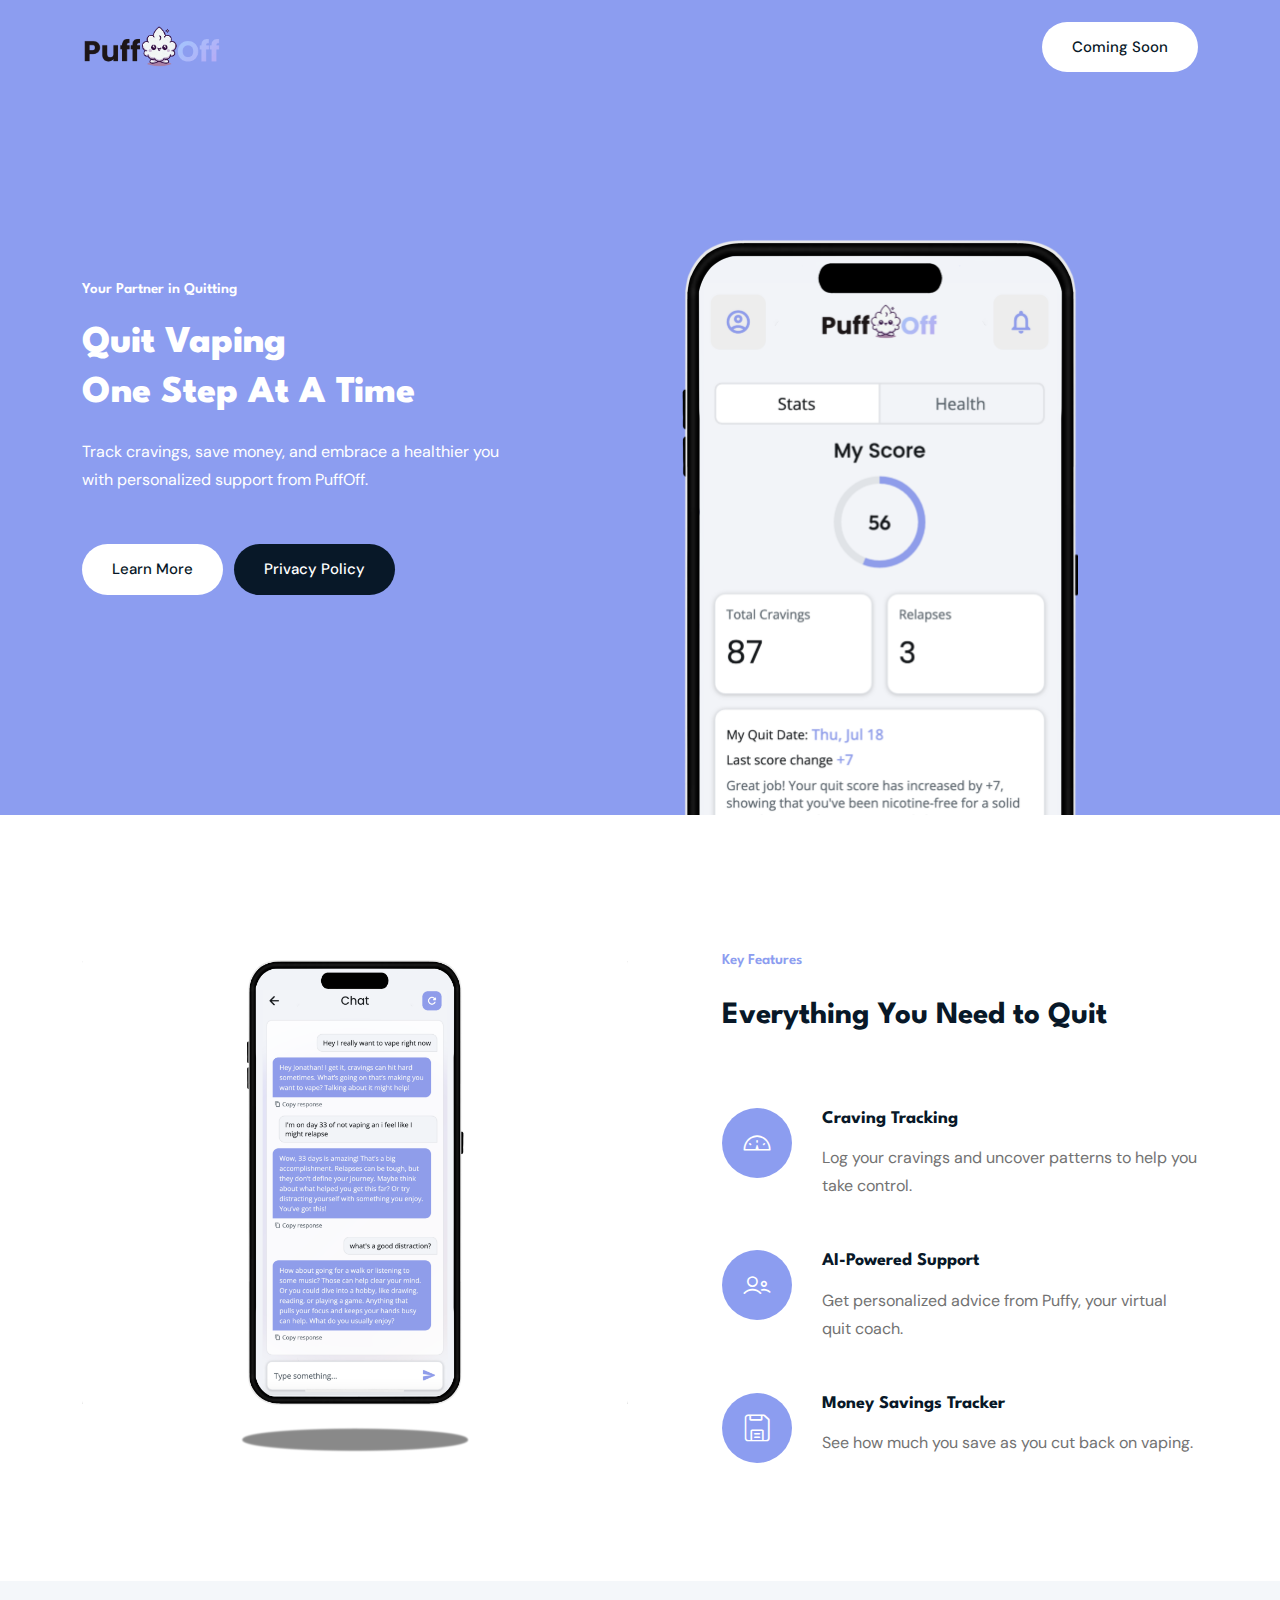
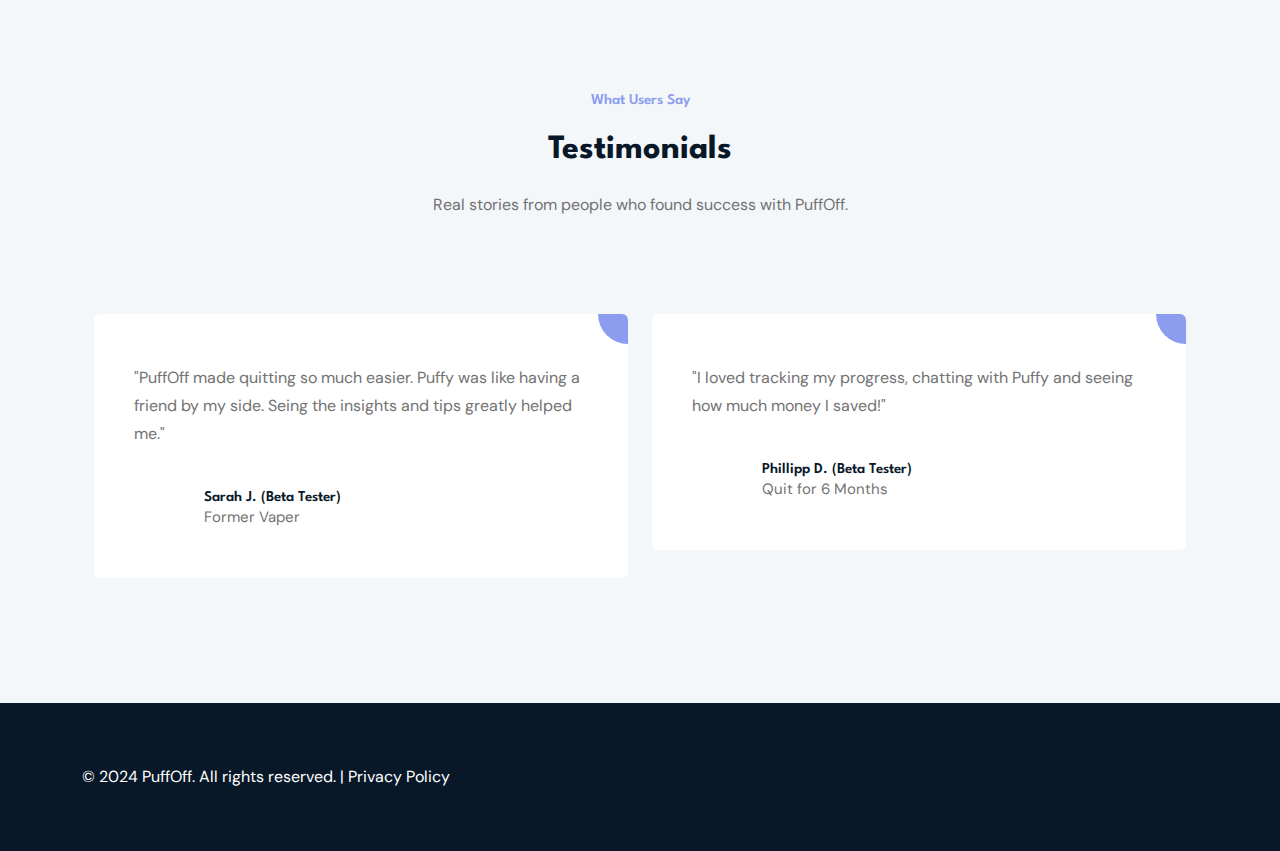
<file: index.html>
<html class="no-js" lang="en">
<head>
    <meta charset="utf-8">
    <meta http-equiv="x-ua-compatible" content="ie=edge">
    <title>PuffOff - Quit Vaping Your Way</title>
    <meta name="description" content="PuffOff helps you quit vaping with AI-powered coaching, craving tracking, and personalized support.">
    <meta name="viewport" content="width=device-width, initial-scale=1">
    <!-- Favicon and App Icons -->
<link rel="apple-touch-icon" sizes="180x180" href="assets/images/apple-touch-icon.png">
<link rel="icon" type="image/png" sizes="32x32" href="assets/images/favicon-32x32.png">
<link rel="icon" type="image/png" sizes="16x16" href="assets/images/favicon-16x16.png">
<link rel="manifest" href="assets/images/site.webmanifest">
<link rel="icon" type="image/x-icon" href="assets/images/favicon.ico">
<link rel="icon" sizes="192x192" href="assets/images/android-chrome-192x192.png">
<link rel="icon" sizes="512x512" href="assets/images/android-chrome-512x512.png">


    <!-- ========================= CSS here ========================= -->
    <link rel="stylesheet" href="assets/css/bootstrap.min.css">
    <link rel="stylesheet" href="assets/css/LineIcons.3.0.css">
    <link rel="stylesheet" href="assets/css/animate.css">
    <link rel="stylesheet" href="assets/css/tiny-slider.css">
    <link rel="stylesheet" href="assets/css/glightbox.min.css">
    <link rel="stylesheet" href="assets/css/main.css">

<style></style>
</head>

<body>
    <!-- Preloader -->
    <div class="preloader" style="opacity: 0; display: none;">
        <div class="preloader-inner">
            <div class="preloader-icon">
                <span></span>
                <span></span>
            </div>
        </div>
    </div>
    <!-- /End Preloader -->

    <!-- Start Header Area -->
    <header class="header navbar-area">
        <div class="container">
            <div class="row align-items-center">
                <div class="col-lg-12">
                    <div class="nav-inner">
                        <!-- Start Navbar -->
                        <nav class="navbar navbar-expand-lg" style="justify-content: space-between; padding: 20px 0;">
                            <a class="navbar-brand" href="index.html">
                                <img src="assets/images/logo/puff-off-graphic-logo-opt.png" alt="PuffOff Logo">
                            </a>
                            <div class="button home-btn">
                                <a href="#" class="btn">Coming Soon</a>
                            </div>
                        </nav>
                        <!-- End Navbar -->
                    </div>
                </div>
            </div>
        </div>
    </header>
    <!-- End Header Area -->

    <!-- Start Hero Area -->
    <section class="hero-area">
        <div class="container">
            <div class="row align-items-end">
                <div class="col-lg-5 col-md-12 col-12">
                    <div class="hero-content">
                        <h4>Your Partner in Quitting</h4>
                        <h1>Quit Vaping<br>One Step at a Time</h1>
                        <p>Track cravings, save money, and embrace a healthier you with personalized support from PuffOff.</p>
                        <div class="button">
                            <a href="about-us.html" class="btn">Learn More</a>
                            <a href="privacy-policy.html" class="btn btn-alt">Privacy Policy</a>
                        </div>
                    </div>
                </div>
                <div class="col-lg-7 col-12">
                    <div class="hero-image wow fadeInRight" data-wow-delay=".4s">
                        <img class="main-image" src="assets/images/cta-img-1.png" alt="PuffOff App">
                    </div>
                </div>
            </div>
        </div>
    </section>
    <!-- End Hero Area -->

    <!-- Start Features Area -->
    <section class="freatures section" id="features">
        <div class="container">
            <div class="row align-items-center">
                <div class="col-lg-6 col-12">
                    <div class="image wow fadeInLeft" data-wow-delay=".3s">
                        <img src="assets/images/cta-img-2.png" alt="PuffOff Features">
                    </div>
                </div>
                <div class="col-lg-6 col-12">
                    <div class="content">
                        <h3 class="heading wow fadeInUp" data-wow-delay=".5s">
                            <span>Key Features</span> Everything You Need to Quit
                        </h3>
                        <div class="single-feature wow fadeInUp" data-wow-delay=".6s">
                            <div class="f-icon">
                                <i class="lni lni-dashboard"></i>
                            </div>
                            <h4>Craving Tracking</h4>
                            <p>Log your cravings and uncover patterns to help you take control.</p>
                        </div>
                        <div class="single-feature wow fadeInUp" data-wow-delay=".7s">
                            <div class="f-icon">
                                <i class="lni lni-users"></i>
                            </div>
                            <h4>AI-Powered Support</h4>
                            <p>Get personalized advice from Puffy, your virtual quit coach.</p>
                        </div>
                        <div class="single-feature wow fadeInUp" data-wow-delay=".8s">
                            <div class="f-icon">
                                <i class="lni lni-save"></i>
                            </div>
                            <h4>Money Savings Tracker</h4>
                            <p>See how much you save as you cut back on vaping.</p>
                        </div>
                    </div>
                </div>
            </div>
        </div>
    </section>



    <!-- End Features Area -->

    <!-- Start Testimonials Area -->
    <section class="testimonials style2 section">
        <div class="container">
            <div class="section-title">
                <h3>What Users Say</h3>
                <h2>Testimonials</h2>
                <p>Real stories from people who found success with PuffOff.</p>
            </div>
            <div class="row testimonial-slider">
                <div class="col-lg-6 col-12">
                    <div class="single-testimonial">
                        <div class="inner-content">
                            <div class="text">
                                <p>"PuffOff made quitting so much easier. Puffy was like having a friend by my side. Seing the insights and tips greatly helped me."</p>
                            </div>
                            <div class="author">
                                <h4>Sarah J. (Beta Tester)</h4>
                                <span>Former Vaper</span>
                            </div>
                        </div>
                    </div>
                </div>
                <div class="col-lg-6 col-12">
                    <div class="single-testimonial">
                        <div class="inner-content">
                            <div class="text">
                                <p>"I loved tracking my progress, chatting with Puffy and seeing how much money I saved!"</p>
                            </div>
                            <div class="author">
                                <h4>Phillipp D. (Beta Tester)</h4>
                                <span>Quit for 6 Months</span>
                            </div>
                        </div>
                    </div>
                </div>
            </div>
        </div>
    </section>
    <!-- End Testimonials Area -->

    <!-- Start Call to Action -->
    <section class="call-action">
        <div class="container">
            <div class="row align-items-center">
                <div class="col-lg-6">
                    <h2>Download PuffOff & Start Quitting Today</h2>
                </div>
                <div class="col-lg-6 text-end">
                    <a href="#" class="btn"><i class="lni lni-apple"></i> App Store</a>
                    <a href="#" class="btn btn-alt"><i class="lni lni-play-store"></i> Google Play</a>
                </div>
            </div>
        </div>
    </section>
    <!-- End Call to Action -->

    <!-- Start Footer -->
    <footer class="footer">
        <div class="container">
            <p>© 2024 PuffOff. All rights reserved. | <a href="privacy-policy">Privacy Policy</a></p>
        </div>
    </footer>
    <!-- End Footer -->

    <script>
      //  document.querySelector('.features-btn').addEventListener('click', function(event) {
        //    event.preventDefault(); // Prevent the default link behavior
        //    document.getElementById('features').scrollIntoView({
        //      behavior: 'smooth'
       //     });
       //   });
          
    </script>
</body>
</html>
</file>
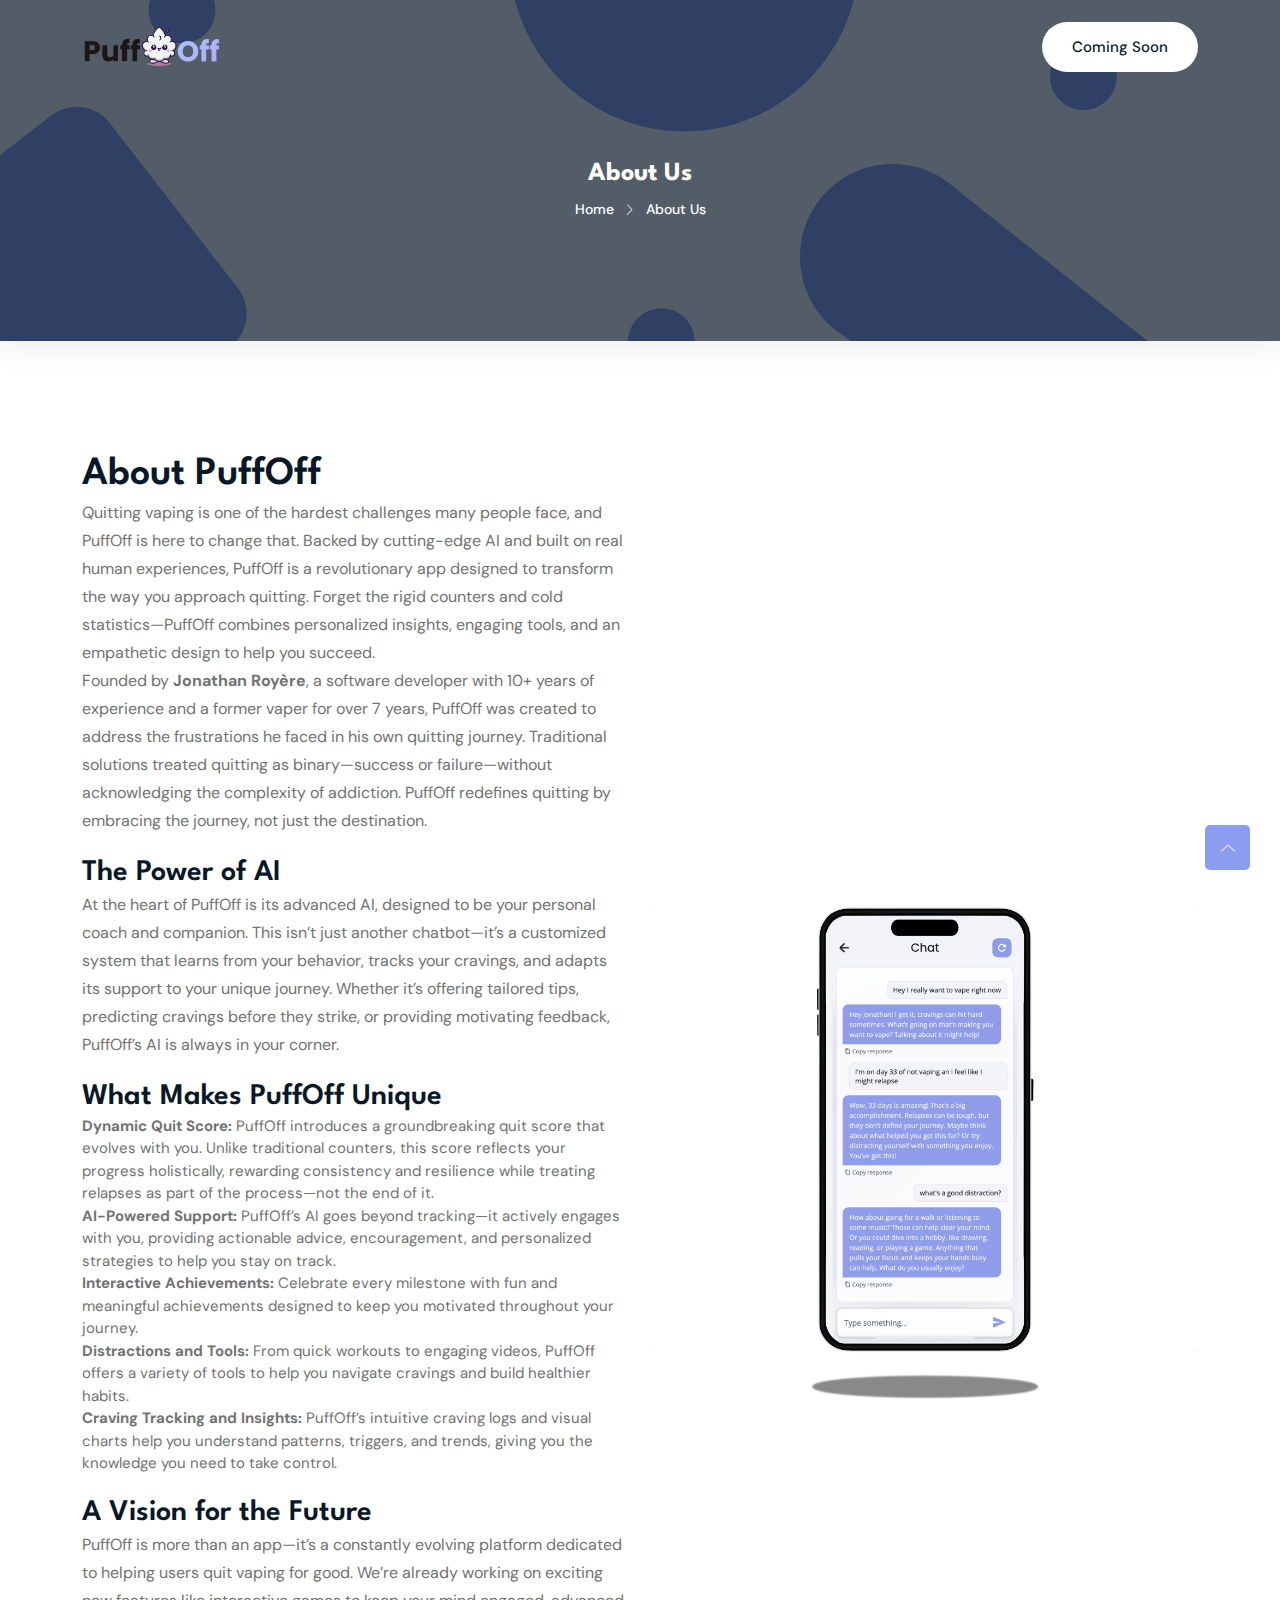
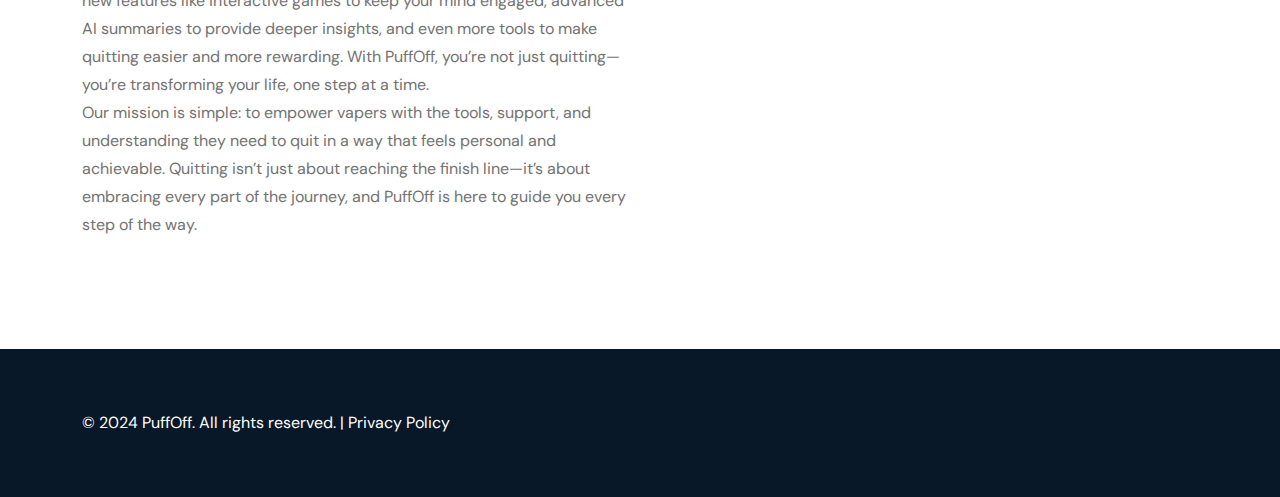
<file: about-us.html>
<!DOCTYPE html>
<html class="no-js" lang="eng">

<head>
    <meta charset="utf-8" />
    <meta http-equiv="x-ua-compatible" content="ie=edge" />
    <title>PuffOff - About</title>
    <meta name="description" content="" />
    <meta name="viewport" content="width=device-width, initial-scale=1" />
    <!-- Favicon and App Icons -->
<link rel="apple-touch-icon" sizes="180x180" href="images/apple-touch-icon.png">
<link rel="icon" type="image/png" sizes="32x32" href="images/favicon-32x32.png">
<link rel="icon" type="image/png" sizes="16x16" href="images/favicon-16x16.png">
<link rel="manifest" href="images/site.webmanifest">
<link rel="icon" type="image/x-icon" href="images/favicon.ico">
<link rel="icon" sizes="192x192" href="images/android-chrome-192x192.png">
<link rel="icon" sizes="512x512" href="images/android-chrome-512x512.png">


    <!-- ========================= CSS here ========================= -->
    <link rel="stylesheet" href="assets/css/bootstrap.min.css" />
    <link rel="stylesheet" href="assets/css/LineIcons.3.0.css" />
    <link rel="stylesheet" href="assets/css/animate.css" />
    <link rel="stylesheet" href="assets/css/tiny-slider.css" />
    <link rel="stylesheet" href="assets/css/glightbox.min.css" />
    <link rel="stylesheet" href="assets/css/main.css" />

    <style>h3 {margin-top: 20px;}</style>

</head>

<body>
    <!--[if lte IE 9]>
      <p class="browserupgrade">
        You are using an <strong>outdated</strong> browser. Please
        <a href="https://browsehappy.com/">upgrade your browser</a> to improve
        your experience and security.
      </p>
    <![endif]-->

    <!-- Preloader -->
    <div class="preloader">
        <div class="preloader-inner">
            <div class="preloader-icon">
                <span></span>
                <span></span>
            </div>
        </div>
    </div>
    <!-- /End Preloader -->
    <!-- Start Header Area -->
    <header class="header navbar-area">
        <div class="container">
            <div class="row align-items-center">
                <div class="col-lg-12">
                    <div class="nav-inner">
                        <!-- Start Navbar -->
                        <nav class="navbar navbar-expand-lg" style="justify-content: space-between; padding: 20px 0;">
                            <a class="navbar-brand" href="index.html">
                                <img src="assets/images/logo/puff-off-graphic-logo-opt.png" alt="PuffOff Logo">
                            </a>
                            <div class="button home-btn">
                                <a href="#" class="btn">Coming Soon</a>
                            </div>
                        </nav>
                        <!-- End Navbar -->
                    </div>
                </div>
            </div>
        </div>
    </header>
    <!-- End Header Area -->

    <div class="breadcrumbs">
        <div class="container">
            <div class="row align-items-center">
                <div class="col-lg-6 offset-lg-3 col-md-12 col-12">
                    <div class="breadcrumbs-content">
                        <h1 class="page-title">About Us</h1>
                        <ul class="breadcrumb-nav">
                            <li><a href="index.html">Home</a></li>
                            <li>About Us</li>
                        </ul>
                    </div>
                </div>
            </div>
        </div>
    </div>
    
    <section class="privacy-policy section">
        <div class="container">
            <div class="row align-items-center">
                <div class="col-12 col-lg-6 col-md-12">
                    <div class="about-content">
                        <h2>About PuffOff</h2>
                        <p>
                            Quitting vaping is one of the hardest challenges many people face, and PuffOff is here to change that. Backed by cutting-edge AI and built on real human experiences, PuffOff is a revolutionary app designed to transform the way you approach quitting. Forget the rigid counters and cold statistics—PuffOff combines personalized insights, engaging tools, and an empathetic design to help you succeed.
                        </p>
                        <p>
                            Founded by <strong>Jonathan Royère</strong>, a software developer with 10+ years of experience and a former vaper for over 7 years, PuffOff was created to address the frustrations he faced in his own quitting journey. Traditional solutions treated quitting as binary—success or failure—without acknowledging the complexity of addiction. PuffOff redefines quitting by embracing the journey, not just the destination.
                        </p>
    
                        <h3>The Power of AI</h3>
                        <p>
                            At the heart of PuffOff is its advanced AI, designed to be your personal coach and companion. This isn’t just another chatbot—it’s a customized system that learns from your behavior, tracks your cravings, and adapts its support to your unique journey. Whether it’s offering tailored tips, predicting cravings before they strike, or providing motivating feedback, PuffOff’s AI is always in your corner.
                        </p>
    
                        <h3>What Makes PuffOff Unique</h3>
                        <ul>
                            <li>
                                <strong>Dynamic Quit Score:</strong> PuffOff introduces a groundbreaking quit score that evolves with you. Unlike traditional counters, this score reflects your progress holistically, rewarding consistency and resilience while treating relapses as part of the process—not the end of it.
                            </li>
                            <li>
                                <strong>AI-Powered Support:</strong> PuffOff’s AI goes beyond tracking—it actively engages with you, providing actionable advice, encouragement, and personalized strategies to help you stay on track.
                            </li>
                            <li>
                                <strong>Interactive Achievements:</strong> Celebrate every milestone with fun and meaningful achievements designed to keep you motivated throughout your journey.
                            </li>
                            <li>
                                <strong>Distractions and Tools:</strong> From quick workouts to engaging videos, PuffOff offers a variety of tools to help you navigate cravings and build healthier habits.
                            </li>
                            <li>
                                <strong>Craving Tracking and Insights:</strong> PuffOff’s intuitive craving logs and visual charts help you understand patterns, triggers, and trends, giving you the knowledge you need to take control.
                            </li>
                        </ul>
    
                        <h3>A Vision for the Future</h3>
                        <p>
                            PuffOff is more than an app—it’s a constantly evolving platform dedicated to helping users quit vaping for good. We’re already working on exciting new features like interactive games to keep your mind engaged, advanced AI summaries to provide deeper insights, and even more tools to make quitting easier and more rewarding. With PuffOff, you’re not just quitting—you’re transforming your life, one step at a time.
                        </p>
    
                        <p>
                            Our mission is simple: to empower vapers with the tools, support, and understanding they need to quit in a way that feels personal and achievable. Quitting isn’t just about reaching the finish line—it’s about embracing every part of the journey, and PuffOff is here to guide you every step of the way.
                        </p>
                    </div>
                </div>
                <div class="col-12 col-lg-6 col-md-12">
                    <div class="about-image">
                        <img src="assets/images/cta-img-2.png" alt="About PuffOff" class="img-fluid">
                    </div>
                </div>
            </div>
        </div>
    </section>
    <!-- Start Footer -->
    <footer class="footer">
        <div class="container">
            <p>© 2024 PuffOff. All rights reserved. | <a href="privacy-policy">Privacy Policy</a></p>
        </div>
    </footer>
    <!-- End Footer -->

    <!-- ========================= scroll-top ========================= -->
    <a href="#" class="scroll-top">
        <i class="lni lni-chevron-up"></i>
    </a>

    <!-- ========================= JS here ========================= -->
    <script src="assets/js/bootstrap.min.js"></script>
    <script src="assets/js/wow.min.js"></script>
    <script src="assets/js/tiny-slider.js"></script>
    <script src="assets/js/glightbox.min.js"></script>
    <script src="assets/js/count-up.min.js"></script>
    <script src="assets/js/main.js"></script>
</body>

</html>
</file>
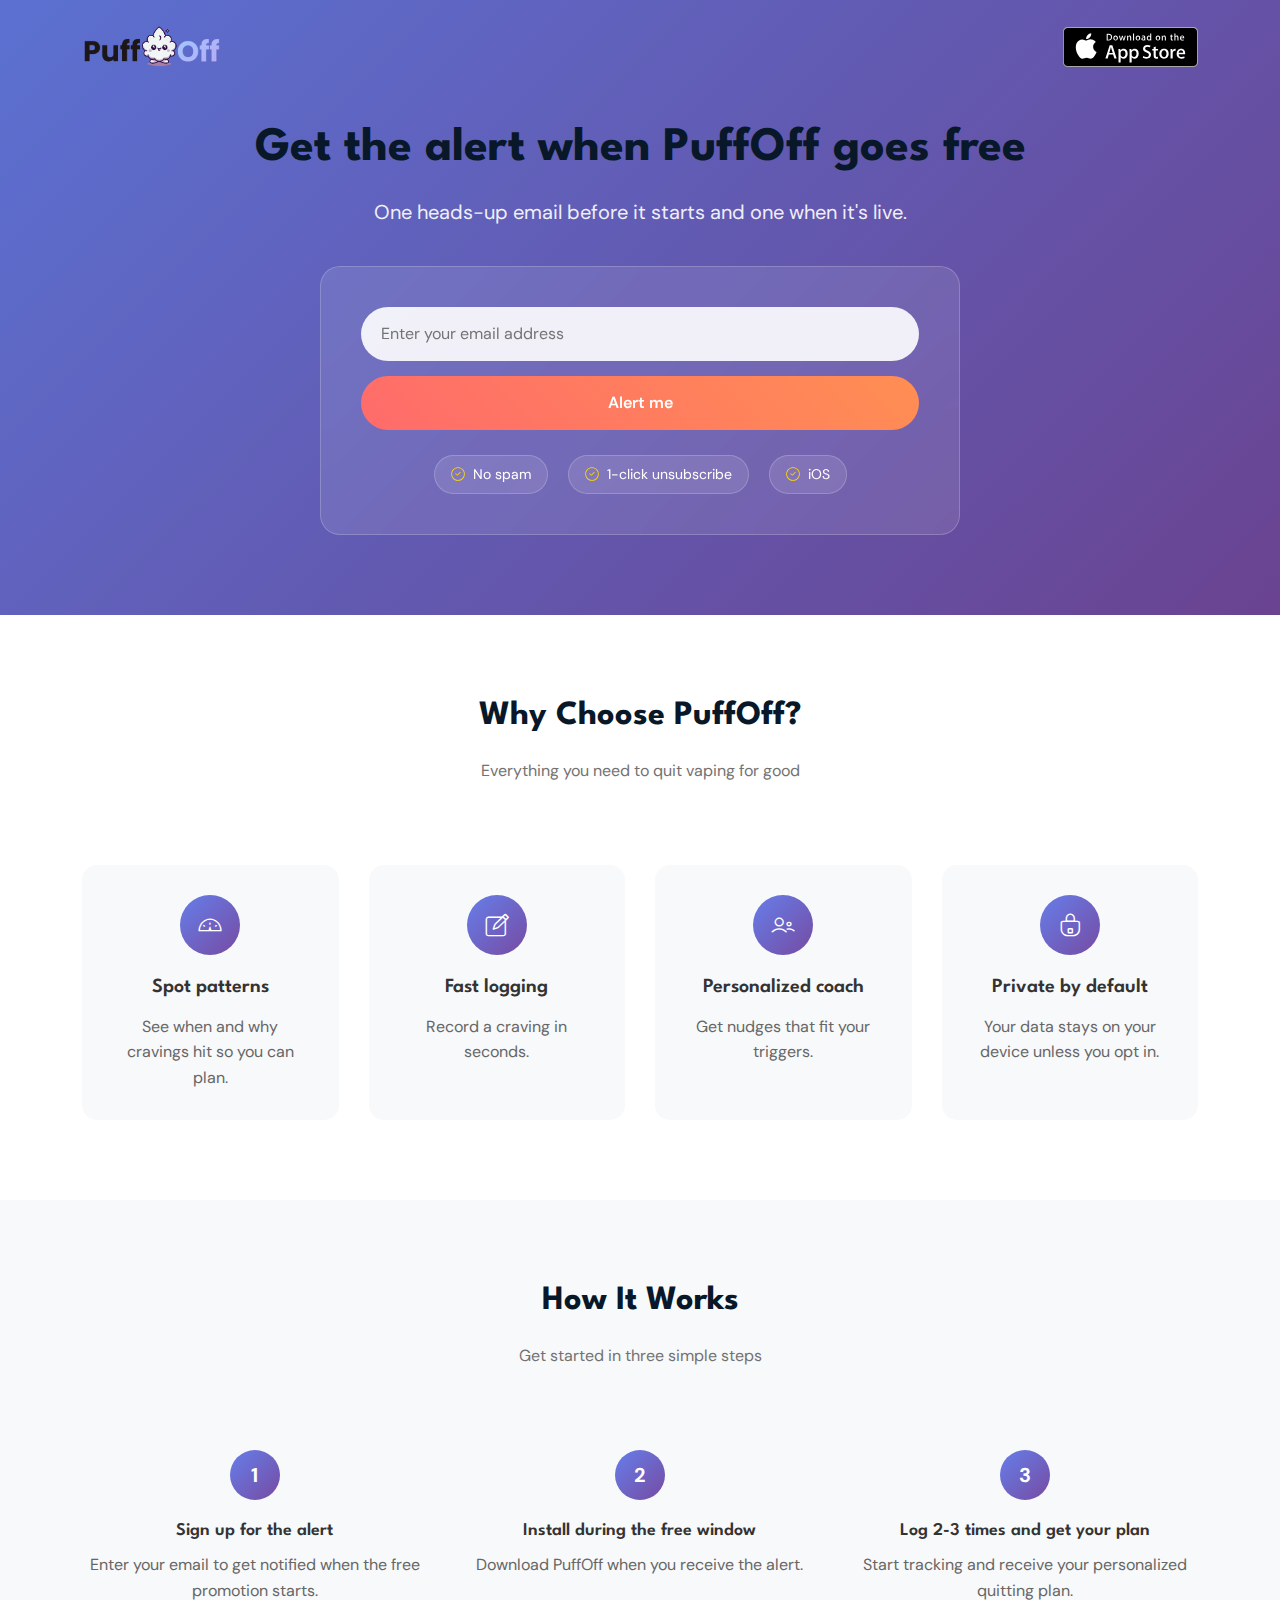
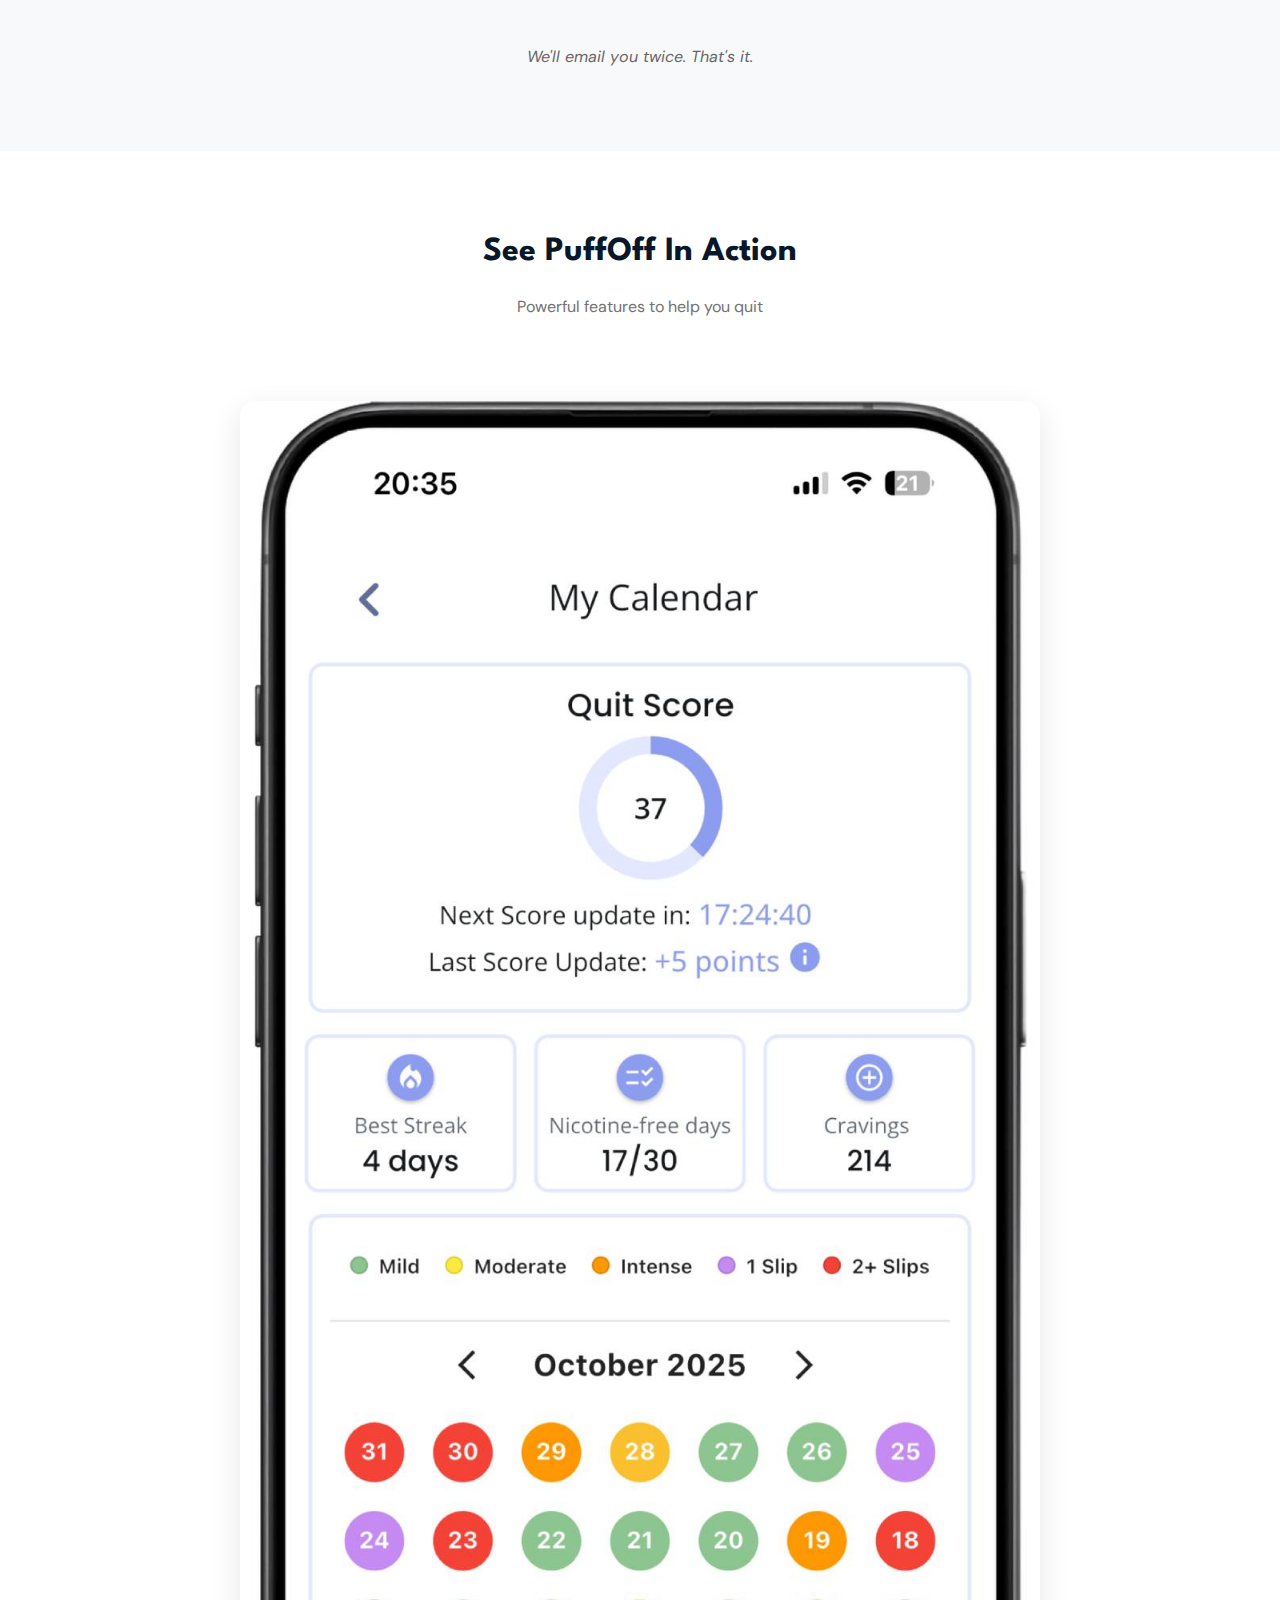
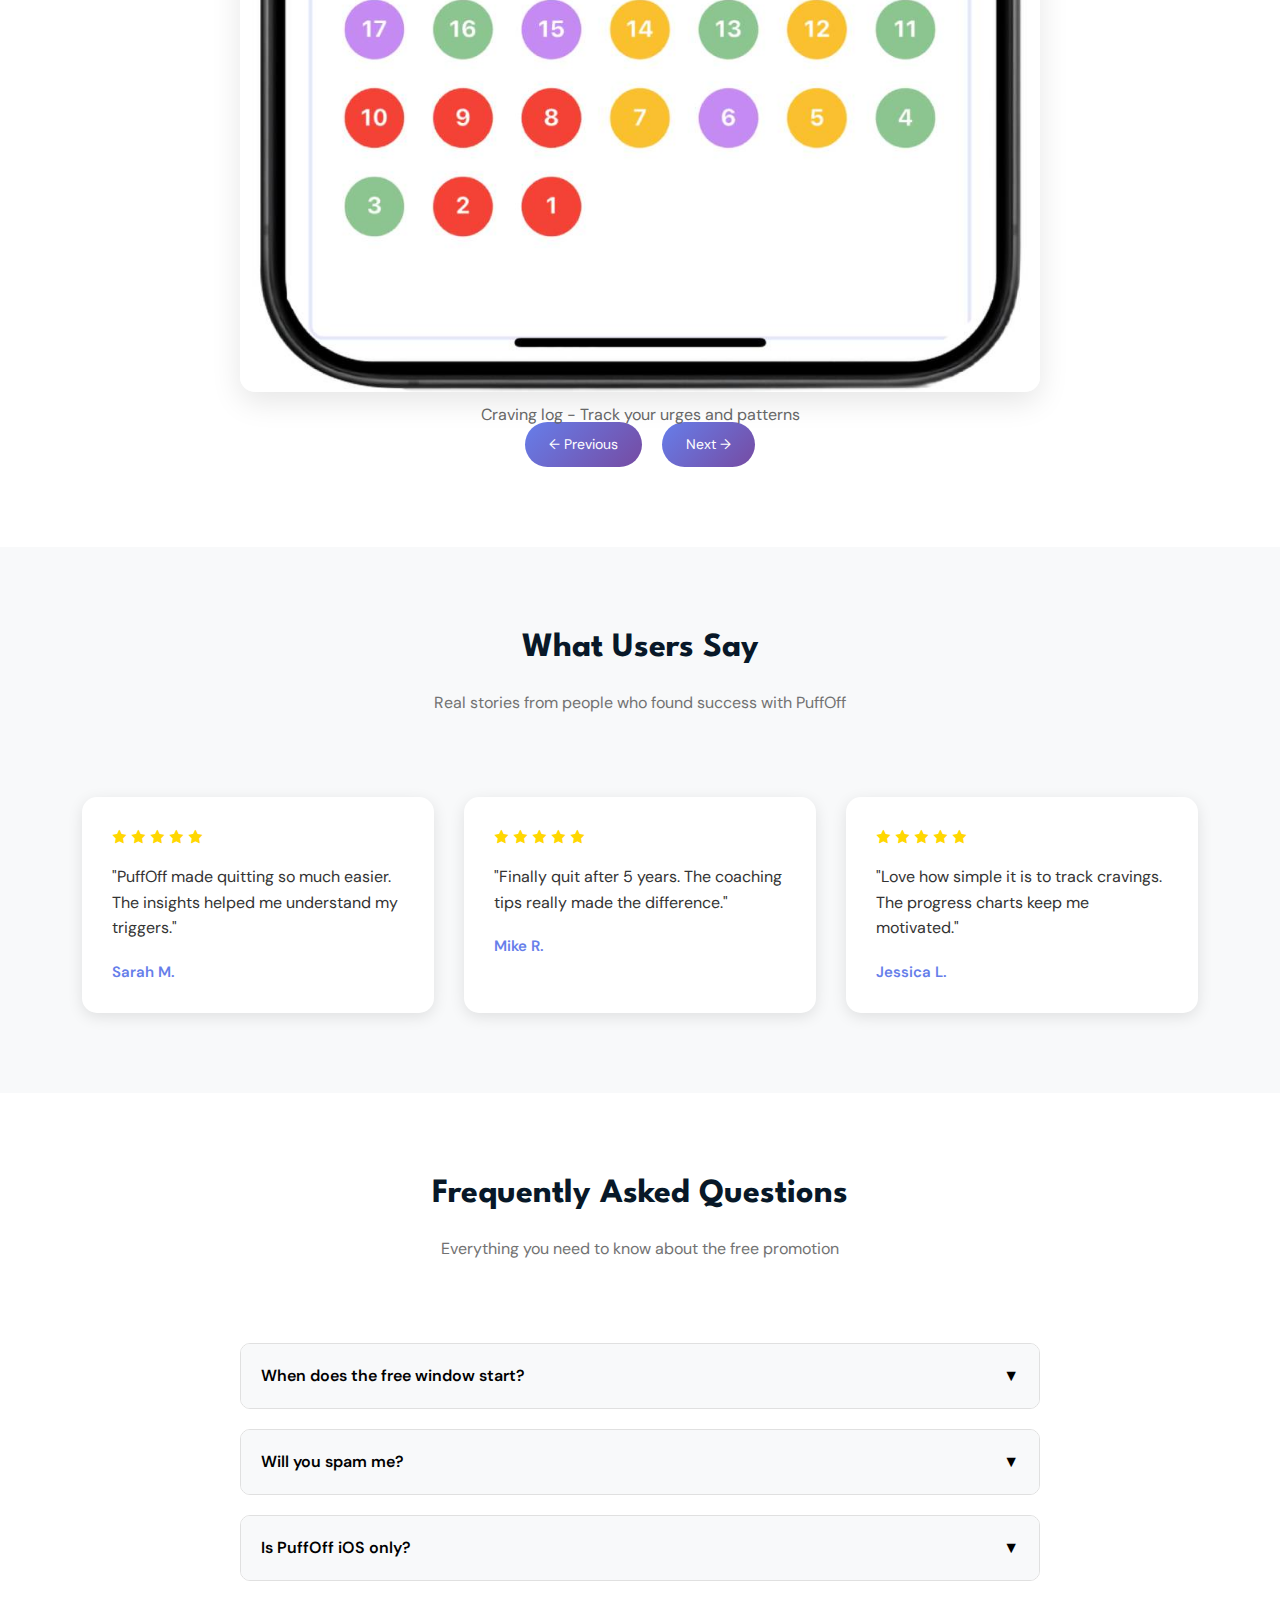
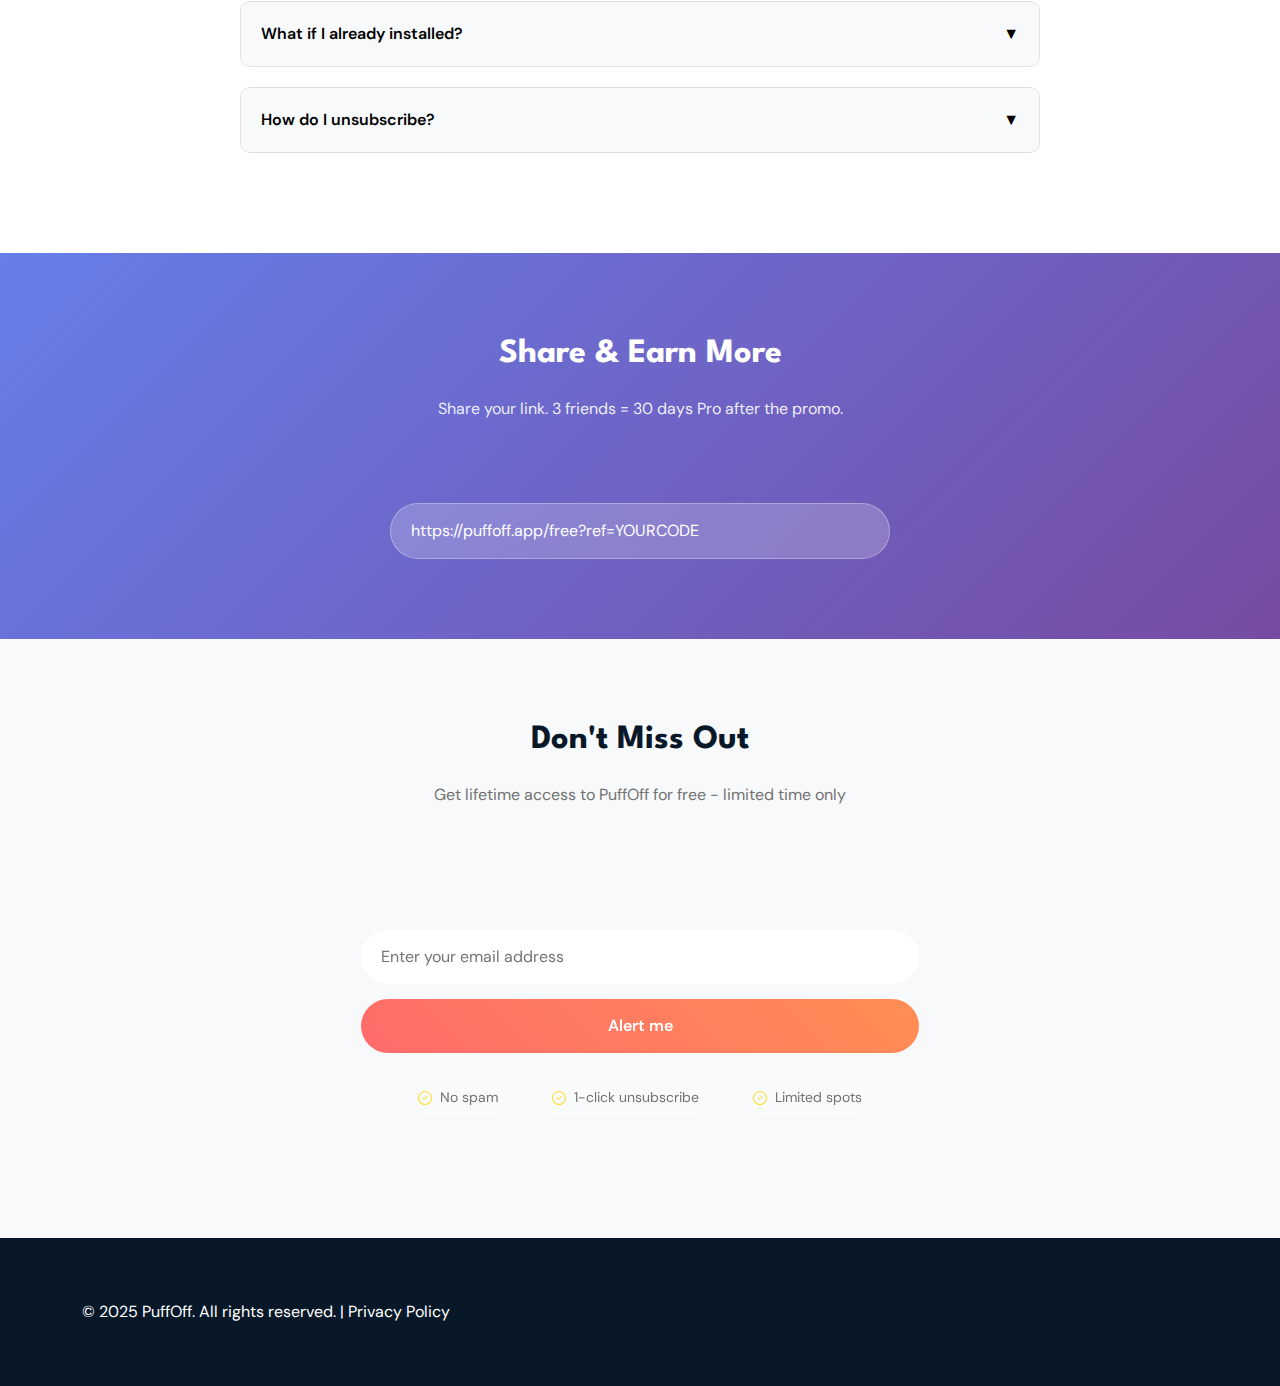
<file: free.html>
<html class="no-js" lang="en">
<head>
    <meta charset="utf-8">
    <meta http-equiv="x-ua-compatible" content="ie=edge">
    <title>PuffOff Goes Free - Get Lifetime Access for Free</title>
    <meta name="description" content="Get PuffOff lifetime access for free. Sign up for the alert when PuffOff goes free and get notified when the promotion starts.">
    <meta name="viewport" content="width=device-width, initial-scale=1">
    <!-- Favicon and App Icons -->
<link rel="apple-touch-icon" sizes="180x180" href="assets/images/apple-touch-icon.png">
<link rel="icon" type="image/png" sizes="32x32" href="assets/images/favicon-32x32.png">
<link rel="icon" type="image/png" sizes="16x16" href="assets/images/favicon-16x16.png">
<link rel="manifest" href="assets/images/site.webmanifest">
<link rel="icon" type="image/x-icon" href="assets/images/favicon.ico">
<link rel="icon" sizes="192x192" href="assets/images/android-chrome-192x192.png">
<link rel="icon" sizes="512x512" href="assets/images/android-chrome-512x512.png">

    <!-- ========================= CSS here ========================= -->
    <link rel="stylesheet" href="assets/css/bootstrap.min.css">
    <link rel="stylesheet" href="assets/css/LineIcons.3.0.css">
    <link rel="stylesheet" href="assets/css/animate.css">
    <link rel="stylesheet" href="assets/css/tiny-slider.css">
    <link rel="stylesheet" href="assets/css/glightbox.min.css">
    <link rel="stylesheet" href="assets/css/main.css">

    <style>
        /* Free Landing Page Styles */
        .free-hero {
            background: linear-gradient(135deg, #667eea 0%, #764ba2 100%);
            padding: 120px 0 80px;
            color: white;
            position: relative;
            overflow: hidden;
        }
        
        .free-hero::before {
            content: '';
            position: absolute;
            top: 0;
            left: 0;
            right: 0;
            bottom: 0;
            background: rgba(0,0,0,0.1);
            z-index: 1;
        }
        
        .free-hero .container {
            position: relative;
            z-index: 2;
        }
        
        .free-hero h1 {
            font-size: 48px;
            font-weight: 700;
            margin-bottom: 20px;
            line-height: 1.2;
        }
        
        .free-hero .subhead {
            font-size: 20px;
            margin-bottom: 40px;
            opacity: 0.9;
        }
        
        .form-container {
            max-width: 640px;
            margin: 0 auto;
            background: rgba(255,255,255,0.1);
            padding: 40px;
            border-radius: 20px;
            backdrop-filter: blur(10px);
            border: 1px solid rgba(255,255,255,0.2);
        }
        
        .trust-badges {
            display: flex;
            justify-content: center;
            gap: 20px;
            margin-top: 25px;
            flex-wrap: wrap;
        }
        
        .trust-badge {
            display: flex;
            align-items: center;
            gap: 8px;
            background: rgba(255,255,255,0.1);
            padding: 8px 16px;
            border-radius: 20px;
            font-size: 14px;
            border: 1px solid rgba(255,255,255,0.2);
        }
        
        .trust-badge i {
            color: #ffd700;
        }
        
        /* Countdown Timer */
        .countdown-section {
            padding: 80px 0;
            background: #f8f9fa;
            text-align: center;
        }
        
        .countdown-display {
            display: flex;
            justify-content: center;
            gap: 20px;
            margin-top: 30px;
            flex-wrap: wrap;
        }
        
        .time-unit {
            background: white;
            padding: 20px;
            border-radius: 15px;
            min-width: 100px;
            box-shadow: 0 4px 15px rgba(0,0,0,0.1);
        }
        
        .time-unit .number {
            font-size: 36px;
            font-weight: 700;
            color: #667eea;
            display: block;
        }
        
        .time-unit .label {
            font-size: 14px;
            color: #666;
            text-transform: uppercase;
            margin-top: 5px;
        }
        
        .countdown-label {
            font-size: 24px;
            font-weight: 600;
            color: #333;
            margin-bottom: 10px;
        }
        
        /* Value Props Grid */
        .value-props {
            padding: 80px 0;
            background: white;
        }
        
        .value-grid {
            display: grid;
            grid-template-columns: repeat(auto-fit, minmax(250px, 1fr));
            gap: 30px;
            margin-top: 50px;
        }
        
        .value-card {
            text-align: center;
            padding: 30px;
            border-radius: 15px;
            background: #f8f9fa;
            transition: transform 0.3s ease;
        }
        
        .value-card:hover {
            transform: translateY(-5px);
        }
        
        .value-card .icon {
            width: 60px;
            height: 60px;
            background: linear-gradient(135deg, #667eea, #764ba2);
            border-radius: 50%;
            display: flex;
            align-items: center;
            justify-content: center;
            margin: 0 auto 20px;
            font-size: 24px;
            color: white;
        }
        
        .value-card h3 {
            font-size: 20px;
            margin-bottom: 15px;
            color: #333;
        }
        
        .value-card p {
            color: #666;
            line-height: 1.6;
        }
        
        /* How It Works */
        .how-it-works {
            padding: 80px 0;
            background: #f8f9fa;
        }
        
        .steps {
            display: grid;
            grid-template-columns: repeat(auto-fit, minmax(250px, 1fr));
            gap: 40px;
            margin-top: 50px;
        }
        
        .step {
            text-align: center;
        }
        
        .step-number {
            width: 50px;
            height: 50px;
            background: linear-gradient(135deg, #667eea, #764ba2);
            border-radius: 50%;
            display: flex;
            align-items: center;
            justify-content: center;
            margin: 0 auto 20px;
            font-size: 20px;
            font-weight: 700;
            color: white;
        }
        
        .step h3 {
            font-size: 18px;
            margin-bottom: 10px;
            color: #333;
        }
        
        .step p {
            color: #666;
            line-height: 1.6;
        }
        
        .note {
            text-align: center;
            margin-top: 40px;
            font-style: italic;
            color: #666;
        }
        
        /* Screenshot Carousel */
        .screenshots {
            padding: 80px 0;
            background: white;
        }
        
        .carousel-container {
            position: relative;
            max-width: 800px;
            margin: 50px auto 0;
        }
        
        .carousel-slide {
            display: none;
            text-align: center;
        }
        
        .carousel-slide.active {
            display: block;
        }
        
        .carousel-slide img {
            max-width: 100%;
            height: auto;
            border-radius: 15px;
            box-shadow: 0 10px 30px rgba(0,0,0,0.1);
        }
        
        .carousel-caption {
            margin-top: 20px;
            font-size: 16px;
            color: #666;
        }
        
        .carousel-controls {
            display: flex;
            justify-content: center;
            gap: 20px;
            margin-top: 30px;
        }
        
        .carousel-btn {
            background: linear-gradient(135deg, #667eea, #764ba2);
            color: white;
            border: none;
            padding: 12px 24px;
            border-radius: 25px;
            cursor: pointer;
            font-size: 14px;
            transition: transform 0.2s ease;
        }
        
        .carousel-btn:hover {
            transform: scale(1.05);
        }
        
        /* Social Proof */
        .social-proof {
            padding: 80px 0;
            background: #f8f9fa;
        }
        
        .testimonials-grid {
            display: grid;
            grid-template-columns: repeat(auto-fit, minmax(300px, 1fr));
            gap: 30px;
            margin-top: 50px;
        }
        
        .testimonial {
            background: white;
            padding: 30px;
            border-radius: 15px;
            box-shadow: 0 4px 15px rgba(0,0,0,0.1);
        }
        
        .stars {
            color: #ffd700;
            margin-bottom: 15px;
        }
        
        .testimonial-text {
            font-size: 16px;
            line-height: 1.6;
            color: #333;
            margin-bottom: 20px;
        }
        
        .testimonial-author {
            font-weight: 600;
            color: #667eea;
        }
        
        /* FAQ */
        .faq-section {
            padding: 80px 0;
            background: white;
        }
        
        .faq-container {
            max-width: 800px;
            margin: 50px auto 0;
        }
        
        .faq-item {
            margin-bottom: 20px;
            border: 1px solid #e0e0e0;
            border-radius: 10px;
            overflow: hidden;
        }
        
        .faq-question {
            width: 100%;
            padding: 20px;
            background: #f8f9fa;
            border: none;
            text-align: left;
            font-size: 16px;
            font-weight: 600;
            cursor: pointer;
            display: flex;
            justify-content: space-between;
            align-items: center;
            transition: background 0.3s ease;
        }
        
        .faq-question:hover {
            background: #e9ecef;
        }
        
        .faq-question.active {
            background: linear-gradient(135deg, #667eea, #764ba2);
            color: white;
        }
        
        .faq-icon {
            transition: transform 0.3s ease;
        }
        
        .faq-question.active .faq-icon {
            transform: rotate(180deg);
        }
        
        .faq-answer {
            padding: 0 20px;
            max-height: 0;
            overflow: hidden;
            transition: max-height 0.3s ease, padding 0.3s ease;
        }
        
        .faq-answer.active {
            padding: 20px;
            max-height: 300px;
        }
        
        /* Referral CTA */
        .referral-cta {
            padding: 80px 0;
            background: linear-gradient(135deg, #667eea, #764ba2);
            color: white;
            text-align: center;
        }
        
        .referral-input {
            max-width: 500px;
            margin: 30px auto 0;
            position: relative;
        }
        
        .referral-input input {
            width: 100%;
            padding: 15px 20px;
            border: none;
            border-radius: 30px;
            font-size: 16px;
            background: rgba(255,255,255,0.2);
            color: white;
            border: 1px solid rgba(255,255,255,0.3);
        }
        
        .referral-input input::placeholder {
            color: rgba(255,255,255,0.7);
        }
        
        /* Final CTA */
        .final-cta {
            padding: 80px 0;
            background: #f8f9fa;
            text-align: center;
        }
        
        /* Mobile Responsive */
        @media (max-width: 768px) {
            .free-hero h1 {
                font-size: 32px;
            }
            
            .free-hero .subhead {
                font-size: 18px;
            }
            
            .form-container {
                padding: 30px 20px;
            }
            
            .countdown-display {
                gap: 15px;
            }
            
            .time-unit {
                min-width: 80px;
                padding: 15px;
            }
            
            .time-unit .number {
                font-size: 28px;
            }
            
            .value-grid,
            .steps,
            .testimonials-grid {
                grid-template-columns: 1fr;
                gap: 20px;
            }
        }
        
        /* Banner for mobile only */
        #po-banner {
            display: none;
        }
        
        @media (max-width: 768px) {
            #po-banner {
                display: block;
                margin: 40px 0;
            }
        }
        
        /* Form styling */
        .form-wrapper {
            margin-bottom: 25px;
        }
        
        .form-wrapper input[type="email"] {
            width: 100%;
            padding: 15px 20px;
            border: none;
            border-radius: 30px;
            font-size: 16px;
            margin-bottom: 15px;
            background: rgba(255,255,255,0.9);
            color: #333;
        }
        
        .form-wrapper button {
            width: 100%;
            padding: 15px 30px;
            background: linear-gradient(45deg, #ff6b6b, #ff8e53);
            color: white;
            border: none;
            border-radius: 30px;
            font-size: 16px;
            font-weight: 600;
            cursor: pointer;
            transition: transform 0.2s ease;
        }
        
        .form-wrapper button:hover {
            transform: translateY(-2px);
        }
        
        /* Slider Styles */
        .slider-slide {
            display: none;
        }
        
        .slider-slide.active {
            display: block;
        }
        
        .slider-dots .dot {
            width: 12px;
            height: 12px;
            background-color: rgba(255, 255, 255, 0.5);
            border-radius: 50%;
            cursor: pointer;
            transition: background-color 0.3s ease;
        }
        
        .slider-dots .dot.active {
            background-color: white;
        }
        
        .slider-dots .dot:hover {
            background-color: rgba(255, 255, 255, 0.8);
        }
    </style>
</head>

<body>
    <!-- Start Header Area -->
    <header class="header navbar-area">
        <div class="container">
            <div class="row align-items-center">
                <div class="col-lg-12">
                    <div class="nav-inner">
                        <!-- Start Navbar -->
                        <nav class="navbar navbar-expand-lg" style="justify-content: space-between; padding: 20px 0;">
                            <a class="navbar-brand" href="index.html">
                                <img src="assets/images/logo/puff-off-graphic-logo-opt.png" alt="PuffOff Logo">
                            </a>
                            <div class="button home-btn">
                                <a href="https://apps.apple.com/app/apple-store/id6737568318" class="app-store-button">
                                    <img src="assets/images/ios-download.svg" alt="Download on the App Store">
                                </a>
                            </div>
                        </nav>
                        <!-- End Navbar -->
                    </div>
                </div>
            </div>
        </div>
    </header>
    <!-- End Header Area -->

    <!-- Hero Section -->
    <section class="free-hero">
        <div class="container">
            <div class="row">
                <div class="col-lg-12">
                    <div class="hero-content text-center">
                        <h1 class="text--white">Get the alert when PuffOff goes free</h1>
                        <p class="subhead">One heads-up email before it starts and one when it's live.</p>
                        
                        <div class="form-container">
                            <div class="form-wrapper">
                                <!-- Email form will be mounted here -->
                                <div id="free-alert-form">
                                    <input type="email" name="email" placeholder="Enter your email address" required>
                                    <button type="submit">Alert me</button>
                                </div>
                            </div>
                            
                            <div class="trust-badges">
                                <div class="trust-badge">
                                    <i class="lni lni-checkmark-circle"></i>
                                    <span>No spam</span>
                                </div>
                                <div class="trust-badge">
                                    <i class="lni lni-checkmark-circle"></i>
                                    <span>1-click unsubscribe</span>
                                </div>
                                <div class="trust-badge">
                                    <i class="lni lni-checkmark-circle"></i>
                                    <span>iOS</span>
                                </div>
                            </div>
                        </div>
                    </div>
                </div>
            </div>
        </div>
    </section>

    <!-- Banner (mobile only) -->
    <div id="po-banner" class="container">
        <div class="row">
            <div class="col-lg-12">
                <div class="text-center">
                    <div class="slider-container" style="position: relative; max-width: 100%; margin: 0 auto;">
                        <div class="slider-slide active">
                            <img src="assets/images/cta-img-1.png" alt="PuffOff App" style="max-width: 100%; height: auto; border-radius: 15px;">
                        </div>
                        <div class="slider-slide">
                            <img src="assets/images/cta-img-2.jpg" alt="PuffOff App" style="max-width: 100%; height: auto; border-radius: 15px;">
                        </div>
                        <div class="slider-slide">
                            <img src="assets/images/cta-img-2.png" alt="PuffOff App" style="max-width: 100%; height: auto; border-radius: 15px;">
                        </div>
                        <div class="slider-dots" style="position: absolute; bottom: 15px; left: 50%; transform: translateX(-50%); display: flex; gap: 8px;">
                            <span class="dot active" onclick="currentSlide(1)"></span>
                            <span class="dot" onclick="currentSlide(2)"></span>
                            <span class="dot" onclick="currentSlide(3)"></span>
                        </div>
                    </div>
                </div>
            </div>
        </div>
    </div>



    <!-- Value Props Grid -->
    <section class="value-props">
        <div class="container">
            <div class="row">
                <div class="col-lg-12">
                    <div class="section-title">
                        <h2>Why Choose PuffOff?</h2>
                        <p>Everything you need to quit vaping for good</p>
                    </div>
                    
                    <div class="value-grid">
                        <div class="value-card">
                            <div class="icon">
                                <i class="lni lni-dashboard"></i>
                            </div>
                            <h3>Spot patterns</h3>
                            <p>See when and why cravings hit so you can plan.</p>
                        </div>
                        
                        <div class="value-card">
                            <div class="icon">
                                <i class="lni lni-pencil-alt"></i>
                            </div>
                            <h3>Fast logging</h3>
                            <p>Record a craving in seconds.</p>
                        </div>
                        
                        <div class="value-card">
                            <div class="icon">
                                <i class="lni lni-users"></i>
                            </div>
                            <h3>Personalized coach</h3>
                            <p>Get nudges that fit your triggers.</p>
                        </div>
                        
                        <div class="value-card">
                            <div class="icon">
                                <i class="lni lni-lock"></i>
                            </div>
                            <h3>Private by default</h3>
                            <p>Your data stays on your device unless you opt in.</p>
                        </div>
                    </div>
                </div>
            </div>
        </div>
    </section>

    <!-- How It Works -->
    <section class="how-it-works">
        <div class="container">
            <div class="row">
                <div class="col-lg-12">
                    <div class="section-title">
                        <h2>How It Works</h2>
                        <p>Get started in three simple steps</p>
                    </div>
                    
                    <div class="steps">
                        <div class="step">
                            <div class="step-number">1</div>
                            <h3>Sign up for the alert</h3>
                            <p>Enter your email to get notified when the free promotion starts.</p>
                        </div>
                        
                        <div class="step">
                            <div class="step-number">2</div>
                            <h3>Install during the free window</h3>
                            <p>Download PuffOff when you receive the alert.</p>
                        </div>
                        
                        <div class="step">
                            <div class="step-number">3</div>
                            <h3>Log 2-3 times and get your plan</h3>
                            <p>Start tracking and receive your personalized quitting plan.</p>
                        </div>
                    </div>
                    
                    <div class="note">
                        <p>We'll email you twice. That's it.</p>
                    </div>
                </div>
            </div>
        </div>
    </section>

    <!-- Screenshot Carousel -->
    <section class="screenshots">
        <div class="container">
            <div class="row">
                <div class="col-lg-12">
                    <div class="section-title">
                        <h2>See PuffOff in Action</h2>
                        <p>Powerful features to help you quit</p>
                    </div>
                    
                    <div class="carousel-container">
                        <div class="carousel-slide active">
                            <picture>
                                <source media="(max-width: 768px)" srcset="assets/images/cta-img-2.jpg">
                                <img src="assets/images/cta-img-2.jpg" alt="Craving Log" loading="lazy">
                            </picture>
                            <div class="carousel-caption">Craving log - Track your urges and patterns</div>
                        </div>
                        
                        <div class="carousel-slide">
                            <picture>
                                <source media="(max-width: 768px)" srcset="assets/images/cta-img-2.png">
                                <img src="assets/images/cta-img-2.png" alt="Calendar Insights" loading="lazy">
                            </picture>
                            <div class="carousel-caption">Calendar insights - See your progress over time</div>
                        </div>
                        
                        <div class="carousel-slide">
                            <picture>
                                <source media="(max-width: 768px)" srcset="assets/images/cta-img-1.png">
                                <img src="assets/images/cta-img-1.png" alt="Coach Tip" loading="lazy">
                            </picture>
                            <div class="carousel-caption">Coach tip - Get personalized advice</div>
                        </div>
                        
                        <div class="carousel-controls">
                            <button class="carousel-btn" onclick="changeSlide(-1)">← Previous</button>
                            <button class="carousel-btn" onclick="changeSlide(1)">Next →</button>
                        </div>
                    </div>
                </div>
            </div>
        </div>
    </section>

    <!-- Social Proof -->
    <section class="social-proof">
        <div class="container">
            <div class="row">
                <div class="col-lg-12">
                    <div class="section-title">
                        <h2>What Users Say</h2>
                        <p>Real stories from people who found success with PuffOff</p>
                    </div>
                    
                    <div class="testimonials-grid">
                        <div class="testimonial">
                            <div class="stars">
                                <i class="lni lni-star-filled"></i>
                                <i class="lni lni-star-filled"></i>
                                <i class="lni lni-star-filled"></i>
                                <i class="lni lni-star-filled"></i>
                                <i class="lni lni-star-filled"></i>
                            </div>
                            <div class="testimonial-text">
                                "PuffOff made quitting so much easier. The insights helped me understand my triggers."
                            </div>
                            <div class="testimonial-author">Sarah M.</div>
                        </div>
                        
                        <div class="testimonial">
                            <div class="stars">
                                <i class="lni lni-star-filled"></i>
                                <i class="lni lni-star-filled"></i>
                                <i class="lni lni-star-filled"></i>
                                <i class="lni lni-star-filled"></i>
                                <i class="lni lni-star-filled"></i>
                            </div>
                            <div class="testimonial-text">
                                "Finally quit after 5 years. The coaching tips really made the difference."
                            </div>
                            <div class="testimonial-author">Mike R.</div>
                        </div>
                        
                        <div class="testimonial">
                            <div class="stars">
                                <i class="lni lni-star-filled"></i>
                                <i class="lni lni-star-filled"></i>
                                <i class="lni lni-star-filled"></i>
                                <i class="lni lni-star-filled"></i>
                                <i class="lni lni-star-filled"></i>
                            </div>
                            <div class="testimonial-text">
                                "Love how simple it is to track cravings. The progress charts keep me motivated."
                            </div>
                            <div class="testimonial-author">Jessica L.</div>
                        </div>
                    </div>
                </div>
            </div>
        </div>
    </section>

    <!-- FAQ Section -->
    <section class="faq-section">
        <div class="container">
            <div class="row">
                <div class="col-lg-12">
                    <div class="section-title">
                        <h2>Frequently Asked Questions</h2>
                        <p>Everything you need to know about the free promotion</p>
                    </div>
                    
                    <div class="faq-container">
                        <div class="faq-item">
                            <button class="faq-question" onclick="toggleFAQ(this)">
                                <span>When does the free window start?</span>
                                <span class="faq-icon">▼</span>
                            </button>
                            <div class="faq-answer">
                                <p>The exact date will be announced via email to everyone who signs up. The countdown timer above shows when the promotion begins. Make sure you're on the list to get notified!</p>
                            </div>
                        </div>
                        
                        <div class="faq-item">
                            <button class="faq-question" onclick="toggleFAQ(this)">
                                <span>Will you spam me?</span>
                                <span class="faq-icon">▼</span>
                            </button>
                            <div class="faq-answer">
                                <p>Absolutely not. We'll only send you two emails: one when the free promotion is about to start, and one when it's live. You can unsubscribe with one click at any time.</p>
                            </div>
                        </div>
                        
                        <div class="faq-item">
                            <button class="faq-question" onclick="toggleFAQ(this)">
                                <span>Is PuffOff iOS only?</span>
                                <span class="faq-icon">▼</span>
                            </button>
                            <div class="faq-answer">
                                <p>Yes, PuffOff is currently available for iOS devices. We're working on an Android version and will notify our email list when it becomes available.</p>
                            </div>
                        </div>
                        
                        <div class="faq-item">
                            <button class="faq-question" onclick="toggleFAQ(this)">
                                <span>What if I already installed?</span>
                                <span class="faq-icon">▼</span>
                            </button>
                            <div class="faq-answer">
                                <p>If you already have PuffOff installed, you'll still receive the free lifetime access automatically when the promotion starts. No additional action needed!</p>
                            </div>
                        </div>
                        
                        <div class="faq-item">
                            <button class="faq-question" onclick="toggleFAQ(this)">
                                <span>How do I unsubscribe?</span>
                                <span class="faq-icon">▼</span>
                            </button>
                            <div class="faq-answer">
                                <p>Every email we send includes an unsubscribe link. Just click it and you'll be removed from the list instantly. No questions asked.</p>
                            </div>
                        </div>
                    </div>
                </div>
            </div>
        </div>
    </section>

    <!-- Referral CTA -->
    <section class="referral-cta">
        <div class="container">
            <div class="row">
                <div class="col-lg-12">
                    <div class="section-title">
                        <h2 style="color: white;">Share & Earn More</h2>
                        <p style="color: rgba(255,255,255,0.9);">Share your link. 3 friends = 30 days Pro after the promo.</p>
                    </div>
                    
                    <div class="referral-input">
                        <input type="text" value="https://puffoff.app/free?ref=YOURCODE" readonly onclick="this.select()">
                    </div>
                </div>
            </div>
        </div>
    </section>

    <!-- Final CTA -->
    <section class="final-cta">
        <div class="container">
            <div class="row">
                <div class="col-lg-12">
                    <div class="section-title">
                        <h2>Don't Miss Out</h2>
                        <p>Get lifetime access to PuffOff for free - limited time only</p>
                    </div>
                    
                    <div class="form-container">
                        <div class="form-wrapper">
                            <!-- Re-mount the existing form -->
                            <div id="free-alert-form-final">
                                <input type="email" name="email" placeholder="Enter your email address" required>
                                <button type="submit">Alert me</button>
                            </div>
                        </div>
                        
                        <div class="trust-badges">
                            <div class="trust-badge">
                                <i class="lni lni-checkmark-circle"></i>
                                <span>No spam</span>
                            </div>
                            <div class="trust-badge">
                                <i class="lni lni-checkmark-circle"></i>
                                <span>1-click unsubscribe</span>
                            </div>
                            <div class="trust-badge">
                                <i class="lni lni-checkmark-circle"></i>
                                <span>Limited spots</span>
                            </div>
                        </div>
                    </div>
                </div>
            </div>
        </div>
    </section>

    <!-- Start Footer -->
    <footer class="footer">
        <div class="container">
            <p>© 2025 PuffOff. All rights reserved. | <a href="privacy-policy.html">Privacy Policy</a></p>
        </div>
    </footer>
    <!-- End Footer -->

    <!-- JSON-LD for FAQPage -->
    <script type="application/ld+json">
    {
        "@context": "https://schema.org",
        "@type": "FAQPage",
        "mainEntity": [
            {
                "@type": "Question",
                "name": "When does the free window start?",
                "acceptedAnswer": {
                    "@type": "Answer",
                    "text": "The exact date will be announced via email to everyone who signs up. The countdown timer above shows when the promotion begins. Make sure you're on the list to get notified!"
                }
            },
            {
                "@type": "Question",
                "name": "Will you spam me?",
                "acceptedAnswer": {
                    "@type": "Answer",
                    "text": "Absolutely not. We'll only send you two emails: one when the free promotion is about to start, and one when it's live. You can unsubscribe with one click at any time."
                }
            },
            {
                "@type": "Question",
                "name": "Is PuffOff iOS only?",
                "acceptedAnswer": {
                    "@type": "Answer",
                    "text": "Yes, PuffOff is currently available for iOS devices. We're working on an Android version and will notify our email list when it becomes available."
                }
            },
            {
                "@type": "Question",
                "name": "What if I already installed?",
                "acceptedAnswer": {
                    "@type": "Answer",
                    "text": "If you already have PuffOff installed, you'll still receive the free lifetime access automatically when the promotion starts. No additional action needed!"
                }
            },
            {
                "@type": "Question",
                "name": "How do I unsubscribe?",
                "acceptedAnswer": {
                    "@type": "Answer",
                    "text": "Every email we send includes an unsubscribe link. Just click it and you'll be removed from the list instantly. No questions asked."
                }
            }
        ]
    }
    </script>

    <script>
        // Countdown Timer Functionality
        function updateCountdown() {
            const countdownElement = document.getElementById('po-countdown');
            if (!countdownElement) return;
            
            const startTime = new Date(countdownElement.dataset.countdownStart).getTime();
            const endTime = new Date(countdownElement.dataset.countdownEnd).getTime();
            const now = new Date().getTime();
            
            let targetTime, label;
            
            if (now < startTime) {
                targetTime = startTime;
                label = "Starts in";
            } else if (now >= startTime && now <= endTime) {
                targetTime = endTime;
                label = "Ends in";
            } else {
                // Show "Dates TBA" if countdown is over
                document.querySelector('.countdown-label').textContent = 'Dates TBA';
                document.querySelector('.countdown-display').style.display = 'none';
                return;
            }
            
            const distance = targetTime - now;
            
            const days = Math.floor(distance / (1000 * 60 * 60 * 24));
            const hours = Math.floor((distance % (1000 * 60 * 60 * 24)) / (1000 * 60 * 60));
            const minutes = Math.floor((distance % (1000 * 60 * 60)) / (1000 * 60));
            const seconds = Math.floor((distance % (1000 * 60)) / 1000);
            
            document.querySelector('.countdown-label').textContent = label;
            document.getElementById('countdown-days').textContent = String(days).padStart(2, '0');
            document.getElementById('countdown-hours').textContent = String(hours).padStart(2, '0');
            document.getElementById('countdown-minutes').textContent = String(minutes).padStart(2, '0');
            document.getElementById('countdown-seconds').textContent = String(seconds).padStart(2, '0');
        }
        
        // Update countdown every second
        setInterval(updateCountdown, 1000);
        updateCountdown(); // Initial call
        
        // Carousel Functionality
        let currentSlide = 0;
        const slides = document.querySelectorAll('.carousel-slide');
        
        function showSlide(index) {
            slides.forEach(slide => slide.classList.remove('active'));
            currentSlide = (index + slides.length) % slides.length;
            slides[currentSlide].classList.add('active');
        }
        
        function changeSlide(direction) {
            showSlide(currentSlide + direction);
        }
        
        // FAQ Toggle Functionality
        function toggleFAQ(button) {
            const answer = button.nextElementSibling;
            const isActive = button.classList.contains('active');
            
            // Close all other FAQs
            document.querySelectorAll('.faq-question').forEach(q => {
                q.classList.remove('active');
                q.nextElementSibling.classList.remove('active');
            });
            
            // Toggle current FAQ
            if (!isActive) {
                button.classList.add('active');
                answer.classList.add('active');
            }
        }
        
        // Form Submission Handling
        function handleFormSubmit(formId) {
            const form = document.getElementById(formId);
            if (!form) return;
            
            form.addEventListener('submit', function(e) {
                e.preventDefault();
                const email = form.querySelector('input[type="email"]').value;
                
                // Here you would normally send the email to your backend
                // For now, we'll just show a success message
                const button = form.querySelector('button');
                const originalText = button.textContent;
                button.textContent = '✓ You\'re on the list!';
                button.style.background = '#4CAF50';
                
                setTimeout(() => {
                    button.textContent = originalText;
                    button.style.background = '';
                    form.querySelector('input[type="email"]').value = '';
                }, 3000);
                
                console.log('Email submitted:', email);
            });
        }
        
        // Initialize forms
        handleFormSubmit('free-alert-form');
        handleFormSubmit('free-alert-form-final');
        
        // Lazy loading for carousel images
        if ('IntersectionObserver' in window) {
            const imageObserver = new IntersectionObserver((entries, observer) => {
                entries.forEach(entry => {
                    if (entry.isIntersecting) {
                        const img = entry.target;
                        img.src = img.dataset.src || img.src;
                        img.classList.remove('lazy');
                        imageObserver.unobserve(img);
                    }
                });
            });
            
            document.querySelectorAll('.carousel-slide img').forEach(img => {
                imageObserver.observe(img);
            });
        }
        
        // Slider Functionality
        let slideIndex = 1;
        let slideInterval;
        const sliderContainer = document.querySelector('.slider-container');
        
        function showSlide(n) {
            const slides = document.querySelectorAll('.slider-slide');
            const dots = document.querySelectorAll('.dot');
            
            if (n > slides.length) { slideIndex = 1 }
            if (n < 1) { slideIndex = slides.length }
            
            slides.forEach(slide => slide.classList.remove('active'));
            dots.forEach(dot => dot.classList.remove('active'));
            
            slides[slideIndex - 1].classList.add('active');
            dots[slideIndex - 1].classList.add('active');
        }
        
        function currentSlide(n) {
            clearInterval(slideInterval);
            showSlide(slideIndex = n);
            startAutoSlide();
        }
        
        function nextSlide() {
            showSlide(slideIndex += 1);
        }
        
        function startAutoSlide() {
            slideInterval = setInterval(nextSlide, 3000); // Change slide every 3 seconds
        }
        
        function pauseAutoSlide() {
            clearInterval(slideInterval);
        }
        
        // Initialize slider
        if (sliderContainer) {
            showSlide(slideIndex);
            startAutoSlide();
            
            // Pause on hover
            sliderContainer.addEventListener('mouseenter', pauseAutoSlide);
            sliderContainer.addEventListener('mouseleave', startAutoSlide);
        }
    </script>
</body>
</html>
</file>
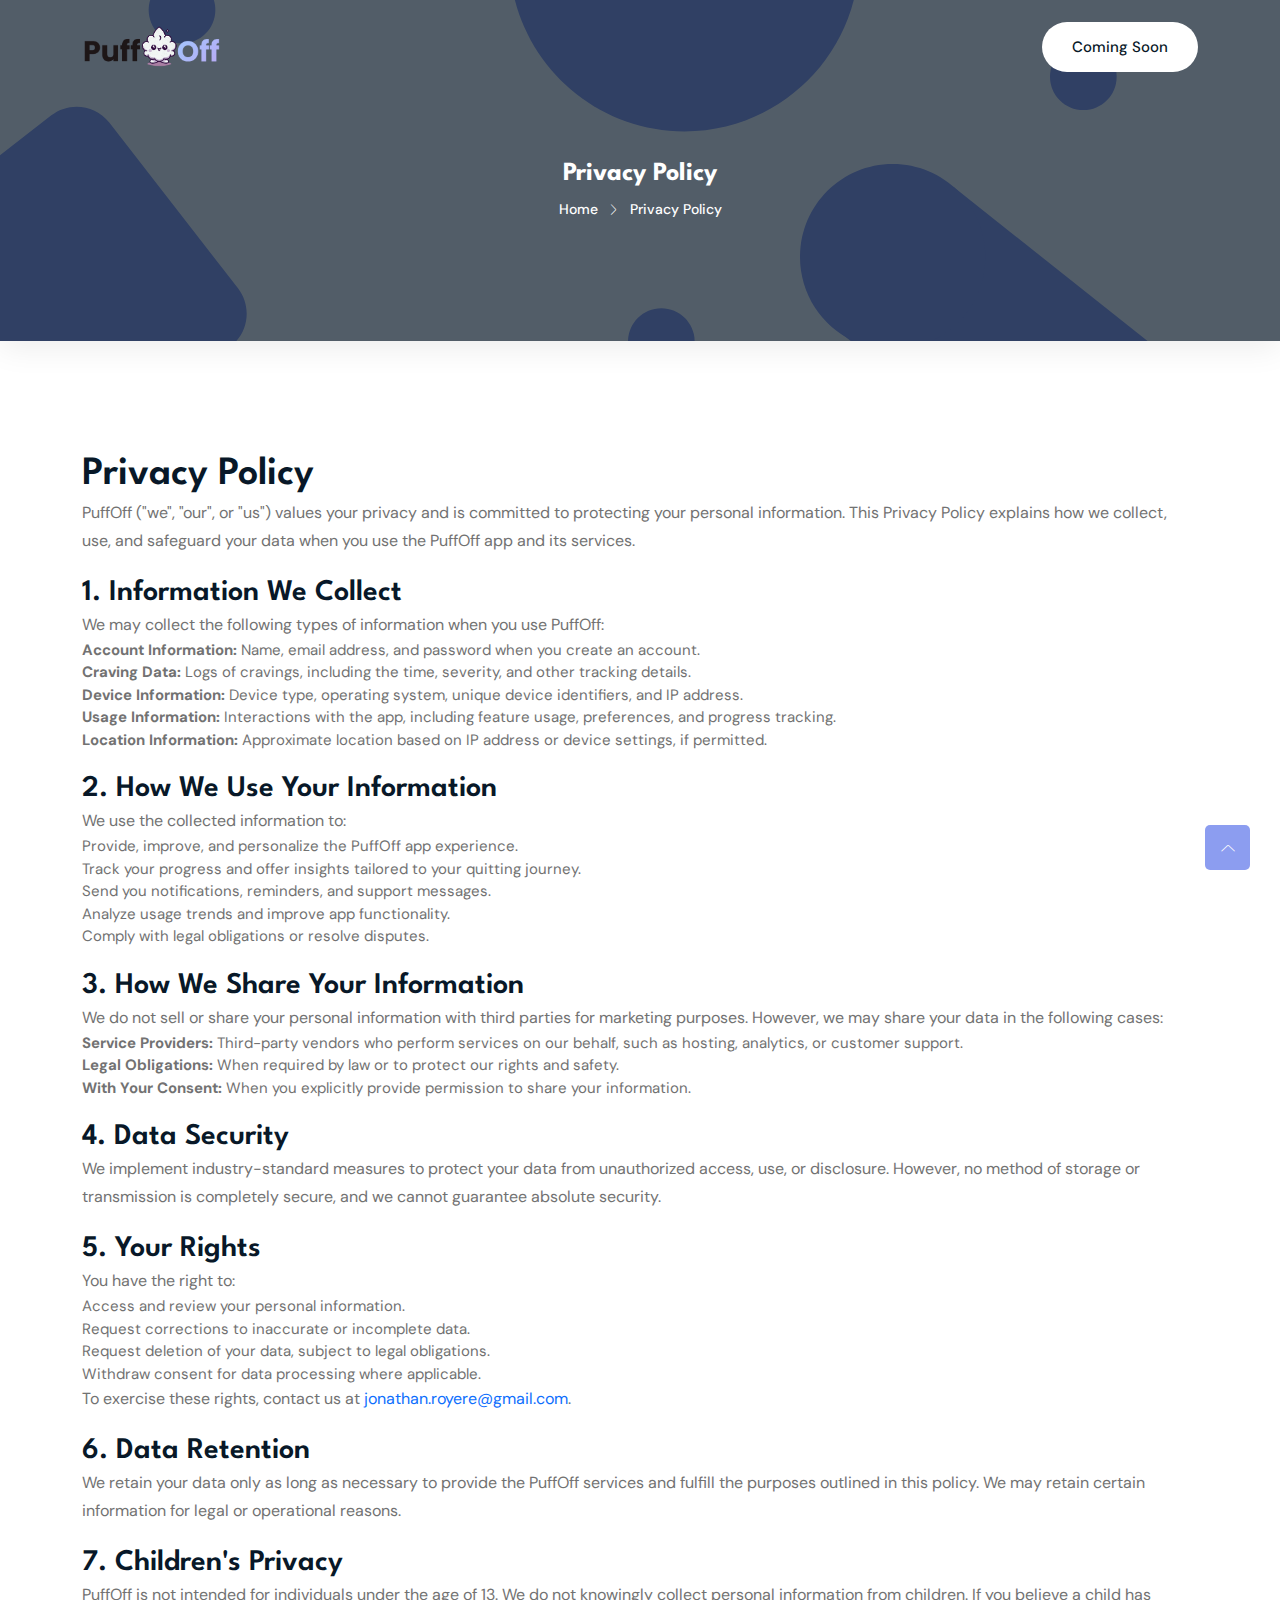
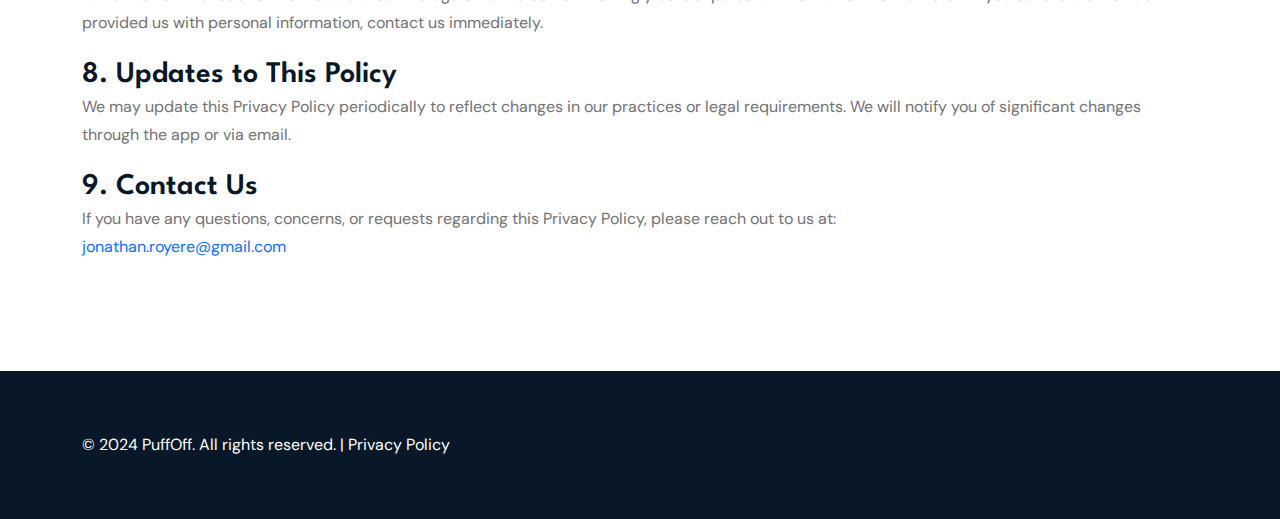
<file: privacy-policy.html>
<!DOCTYPE html>
<html class="no-js" lang="eng">

<head>
    <meta charset="utf-8" />
    <meta http-equiv="x-ua-compatible" content="ie=edge" />
    <title>PuffOff - Privacy Policy</title>
    <meta name="description" content="" />
    <meta name="viewport" content="width=device-width, initial-scale=1" />
    <!-- Favicon and App Icons -->
<link rel="apple-touch-icon" sizes="180x180" href="images/apple-touch-icon.png">
<link rel="icon" type="image/png" sizes="32x32" href="images/favicon-32x32.png">
<link rel="icon" type="image/png" sizes="16x16" href="images/favicon-16x16.png">
<link rel="manifest" href="images/site.webmanifest">
<link rel="icon" type="image/x-icon" href="images/favicon.ico">
<link rel="icon" sizes="192x192" href="images/android-chrome-192x192.png">
<link rel="icon" sizes="512x512" href="images/android-chrome-512x512.png">


    <!-- ========================= CSS here ========================= -->
    <link rel="stylesheet" href="assets/css/bootstrap.min.css" />
    <link rel="stylesheet" href="assets/css/LineIcons.3.0.css" />
    <link rel="stylesheet" href="assets/css/animate.css" />
    <link rel="stylesheet" href="assets/css/tiny-slider.css" />
    <link rel="stylesheet" href="assets/css/glightbox.min.css" />
    <link rel="stylesheet" href="assets/css/main.css" />

    <style>h3 {margin-top: 20px;}</style>

</head>

<body>
    <!--[if lte IE 9]>
      <p class="browserupgrade">
        You are using an <strong>outdated</strong> browser. Please
        <a href="https://browsehappy.com/">upgrade your browser</a> to improve
        your experience and security.
      </p>
    <![endif]-->

    <!-- Preloader -->
    <div class="preloader">
        <div class="preloader-inner">
            <div class="preloader-icon">
                <span></span>
                <span></span>
            </div>
        </div>
    </div>
    <!-- /End Preloader -->
    <!-- Start Header Area -->
    <header class="header navbar-area">
        <div class="container">
            <div class="row align-items-center">
                <div class="col-lg-12">
                    <div class="nav-inner">
                        <!-- Start Navbar -->
                        <nav class="navbar navbar-expand-lg" style="justify-content: space-between; padding: 20px 0;">
                            <a class="navbar-brand" href="index.html">
                                <img src="assets/images/logo/puff-off-graphic-logo-opt.png" alt="PuffOff Logo">
                            </a>
                            <div class="button home-btn">
                                <a href="#" class="btn">Coming Soon</a>
                            </div>
                        </nav>
                        <!-- End Navbar -->
                    </div>
                </div>
            </div>
        </div>
    </header>
    <!-- End Header Area -->

    <div class="breadcrumbs">
        <div class="container">
            <div class="row align-items-center">
                <div class="col-lg-6 offset-lg-3 col-md-12 col-12">
                    <div class="breadcrumbs-content">
                        <h1 class="page-title">Privacy Policy</h1>
                        <ul class="breadcrumb-nav">
                            <li><a href="index.html">Home</a></li>
                            <li>Privacy Policy</li>
                        </ul>
                    </div>
                </div>
            </div>
        </div>
    </div>
    
    <section class="privacy-policy section">
        <div class="container">
            <div class="row">
                <div class="col-12">
                    <div class="content">
                        <h2>Privacy Policy</h2>
                        <p>
                            PuffOff ("we", "our", or "us") values your privacy and is committed to protecting your personal information. This Privacy Policy explains how we collect, use, and safeguard your data when you use the PuffOff app and its services.
                        </p>
                        
                        <h3>1. Information We Collect</h3>
                        <p>We may collect the following types of information when you use PuffOff:</p>
                        <ul>
                            <li>
                                <strong>Account Information:</strong> Name, email address, and password when you create an account.
                            </li>
                            <li>
                                <strong>Craving Data:</strong> Logs of cravings, including the time, severity, and other tracking details.
                            </li>
                            <li>
                                <strong>Device Information:</strong> Device type, operating system, unique device identifiers, and IP address.
                            </li>
                            <li>
                                <strong>Usage Information:</strong> Interactions with the app, including feature usage, preferences, and progress tracking.
                            </li>
                            <li>
                                <strong>Location Information:</strong> Approximate location based on IP address or device settings, if permitted.
                            </li>
                        </ul>
    
                        <h3>2. How We Use Your Information</h3>
                        <p>We use the collected information to:</p>
                        <ul>
                            <li>Provide, improve, and personalize the PuffOff app experience.</li>
                            <li>Track your progress and offer insights tailored to your quitting journey.</li>
                            <li>Send you notifications, reminders, and support messages.</li>
                            <li>Analyze usage trends and improve app functionality.</li>
                            <li>Comply with legal obligations or resolve disputes.</li>
                        </ul>
    
                        <h3>3. How We Share Your Information</h3>
                        <p>We do not sell or share your personal information with third parties for marketing purposes. However, we may share your data in the following cases:</p>
                        <ul>
                            <li>
                                <strong>Service Providers:</strong> Third-party vendors who perform services on our behalf, such as hosting, analytics, or customer support.
                            </li>
                            <li>
                                <strong>Legal Obligations:</strong> When required by law or to protect our rights and safety.
                            </li>
                            <li>
                                <strong>With Your Consent:</strong> When you explicitly provide permission to share your information.
                            </li>
                        </ul>
    
                        <h3>4. Data Security</h3>
                        <p>
                            We implement industry-standard measures to protect your data from unauthorized access, use, or disclosure. However, no method of storage or transmission is completely secure, and we cannot guarantee absolute security.
                        </p>
    
                        <h3>5. Your Rights</h3>
                        <p>You have the right to:</p>
                        <ul>
                            <li>Access and review your personal information.</li>
                            <li>Request corrections to inaccurate or incomplete data.</li>
                            <li>Request deletion of your data, subject to legal obligations.</li>
                            <li>Withdraw consent for data processing where applicable.</li>
                        </ul>
                        <p>
                            To exercise these rights, contact us at <a href="mailto:jonathan.royere@gmail.com">jonathan.royere@gmail.com</a>.
                        </p>
    
                        <h3>6. Data Retention</h3>
                        <p>
                            We retain your data only as long as necessary to provide the PuffOff services and fulfill the purposes outlined in this policy. We may retain certain information for legal or operational reasons.
                        </p>
    
                        <h3>7. Children's Privacy</h3>
                        <p>
                            PuffOff is not intended for individuals under the age of 13. We do not knowingly collect personal information from children. If you believe a child has provided us with personal information, contact us immediately.
                        </p>
    
                        <h3>8. Updates to This Policy</h3>
                        <p>
                            We may update this Privacy Policy periodically to reflect changes in our practices or legal requirements. We will notify you of significant changes through the app or via email.
                        </p>
    
                        <h3>9. Contact Us</h3>
                        <p>
                            If you have any questions, concerns, or requests regarding this Privacy Policy, please reach out to us at:
                        </p>
                        <p>
                            <a href="mailto:jonathan.royere@gmail.com">jonathan.royere@gmail.com</a>
                        </p>
                    </div>
                </div>
            </div>
        </div>
    </section>
    <!-- Start Footer -->
    <footer class="footer">
        <div class="container">
            <p>© 2024 PuffOff. All rights reserved. | <a href="privacy-policy">Privacy Policy</a></p>
        </div>
    </footer>
    <!-- End Footer -->

    <!-- ========================= scroll-top ========================= -->
    <a href="#" class="scroll-top">
        <i class="lni lni-chevron-up"></i>
    </a>

    <!-- ========================= JS here ========================= -->
    <script src="assets/js/bootstrap.min.js"></script>
    <script src="assets/js/wow.min.js"></script>
    <script src="assets/js/tiny-slider.js"></script>
    <script src="assets/js/glightbox.min.js"></script>
    <script src="assets/js/count-up.min.js"></script>
    <script src="assets/js/main.js"></script>
</body>

</html>
</file>
<file: assets/css/tiny-slider.css>
.tns-outer{padding:0!important}.tns-outer [hidden]{display:none!important}.tns-outer [aria-controls],.tns-outer [data-action]{cursor:pointer}.tns-slider{-webkit-transition:all 0s;-moz-transition:all 0s;transition:all 0s}.tns-slider>.tns-item{-webkit-box-sizing:border-box;-moz-box-sizing:border-box;box-sizing:border-box}.tns-horizontal.tns-subpixel{white-space:nowrap}.tns-horizontal.tns-subpixel>.tns-item{display:inline-block;vertical-align:top;white-space:normal}.tns-horizontal.tns-no-subpixel:after{content:'';display:table;clear:both}.tns-horizontal.tns-no-subpixel>.tns-item{float:left}.tns-horizontal.tns-carousel.tns-no-subpixel>.tns-item{margin-right:-100%}.tns-no-calc{position:relative;left:0}.tns-gallery{position:relative;left:0;min-height:1px}.tns-gallery>.tns-item{position:absolute;left:-100%;-webkit-transition:transform 0s,opacity 0s;-moz-transition:transform 0s,opacity 0s;transition:transform 0s,opacity 0s}.tns-gallery>.tns-slide-active{position:relative;left:auto!important}.tns-gallery>.tns-moving{-webkit-transition:all .25s;-moz-transition:all .25s;transition:all .25s}.tns-autowidth{display:inline-block}.tns-lazy-img{-webkit-transition:opacity .6s;-moz-transition:opacity .6s;transition:opacity .6s;opacity:.6}.tns-lazy-img.tns-complete{opacity:1}.tns-ah{-webkit-transition:height 0s;-moz-transition:height 0s;transition:height 0s}.tns-ovh{overflow:hidden}.tns-visually-hidden{position:absolute;left:-10000em}.tns-transparent{opacity:0;visibility:hidden}.tns-fadeIn{opacity:1;filter:alpha(opacity=100);z-index:0}.tns-normal,.tns-fadeOut{opacity:0;filter:alpha(opacity=0);z-index:-1}.tns-vpfix{white-space:nowrap}.tns-vpfix>div,.tns-vpfix>li{display:inline-block}.tns-t-subp2{margin:0 auto;width:310px;position:relative;height:10px;overflow:hidden}.tns-t-ct{width:2333.3333333%;width:-webkit-calc(100% * 70/3);width:-moz-calc(100% * 70/3);width:calc(100% * 70/3);position:absolute;right:0}.tns-t-ct:after{content:'';display:table;clear:both}.tns-t-ct>div{width:1.4285714%;width:-webkit-calc(100%/70);width:-moz-calc(100%/70);width:calc(100%/70);height:10px;float:left}
</file>
<file: assets/css/main.css>
/* ===========================
Index Of css

01. Variables CSS
02. Normalize CSS
03. Header CSS
04. Hero CSS
05. freatures CSS
06. Services CSS
07. Intro Video CSS
08. Testimonial CSS
09. Blog CSS
10. Clients CSS
11. Team CSS
12. Account Login CSS
13. Contact CSS
14. Pricing Table CSS
15. Faq CSS
16. Call Action CSS
17. Error CSS
18. Mail Success CSS
19. Footer CSS
========================== */
/*======================================
    Variables
========================================*/
/*======================================
    Normalize CSS
========================================*/
@import url("https://fonts.googleapis.com/css2?family=Spartan:wght@100;200;300;400;500;600;700;800;900&display=swap");
@import url("https://fonts.googleapis.com/css2?family=DM+Sans:ital,wght@0,400;0,500;0,700;1,400;1,500;1,700&display=swap");
html {
  scroll-behavior: smooth;
}

body {
  font-family: "DM Sans", sans-serif;
  font-weight: normal;
  font-style: normal;
  color: #727272;
  overflow-x: hidden;
  font-size: 15px;
}

p {
  margin: 0;
  padding: 0;
  font-size: 16px;
  line-height: 28px;
}

* {
  margin: 0;
  padding: 0;
}

.navbar-toggler:focus,
a:focus,
input:focus,
textarea:focus,
button:focus,
.btn:focus,
.btn.focus,
.btn:not(:disabled):not(.disabled).active,
.btn:not(:disabled):not(.disabled):active {
  text-decoration: none;
  outline: none;
  outline: none !important;
  border-color: none !important;
  -webkit-box-shadow: none !important;
          box-shadow: none !important;
}

.form-check-input:checked {
  background-color: #8C9DF0;
  border-color: #8C9DF0;
}

select {
  -webkit-writing-mode: horizontal-tb !important;
  text-rendering: auto;
  color: #081828;
  letter-spacing: normal;
  word-spacing: normal;
  text-transform: none;
  text-indent: 0px;
  text-shadow: none;
  display: inline-block;
  text-align: start;
  -webkit-appearance: menulist;
     -moz-appearance: menulist;
          appearance: menulist;
  -webkit-box-sizing: border-box;
          box-sizing: border-box;
  -webkit-box-align: center;
      -ms-flex-align: center;
          align-items: center;
  white-space: pre;
  -webkit-rtl-ordering: logical;
  background-color: -internal-light-dark(white, #3b3b3b);
  cursor: default;
  margin: 0em;
  font: 400 14px;
  border-radius: 0px;
  border-width: 1px;
  border-style: solid;
  border-color: -internal-light-dark(#767676, #858585);
  -o-border-image: initial;
     border-image: initial;
}

span,
a {
  display: inline-block;
  text-decoration: none;
  transition: all 0.4s ease;
  -webkit-transition: all 0.4s ease;
  -moz-transition: all 0.4s ease;
}

audio,
canvas,
iframe,
img,
svg,
video {
  vertical-align: middle;
}

img {
  max-width: 100%;
}

h1,
h2,
h3,
h4,
h5,
h6 {
  font-weight: 600;
  margin: 0px;
  color: #081828;
  font-family: 'Spartan', sans-serif;
}

h1 a,
h2 a,
h3 a,
h4 a,
h5 a,
h6 a {
  color: inherit;
}

h1 {
  font-size: 50px;
}

h2 {
  font-size: 40px;
}

h3 {
  font-size: 30px;
}

h4 {
  font-size: 25px;
}

h5 {
  font-size: 20px;
}

h6 {
  font-size: 16px;
}

ul,
ol {
  margin: 0px;
  padding: 0px;
  list-style-type: none;
}

.mt-5 {
  margin-top: 5px;
}

.mt-10 {
  margin-top: 10px;
}

.mt-15 {
  margin-top: 15px;
}

.mt-20 {
  margin-top: 20px;
}

.mt-25 {
  margin-top: 25px;
}

.mt-30 {
  margin-top: 30px;
}

.mt-35 {
  margin-top: 35px;
}

.mt-40 {
  margin-top: 40px;
}

.mt-45 {
  margin-top: 45px;
}

.mt-50 {
  margin-top: 50px;
}

.mt-55 {
  margin-top: 55px;
}

.mt-60 {
  margin-top: 60px;
}

.mt-65 {
  margin-top: 65px;
}

.mt-70 {
  margin-top: 70px;
}

.mt-75 {
  margin-top: 75px;
}

.mt-80 {
  margin-top: 80px;
}

.mt-85 {
  margin-top: 85px;
}

.mt-90 {
  margin-top: 90px;
}

.mt-95 {
  margin-top: 95px;
}

.mt-100 {
  margin-top: 100px;
}

.mt-105 {
  margin-top: 105px;
}

.mt-110 {
  margin-top: 110px;
}

.mt-115 {
  margin-top: 115px;
}

.mt-120 {
  margin-top: 120px;
}

.mt-125 {
  margin-top: 125px;
}

.mt-130 {
  margin-top: 130px;
}

.mt-135 {
  margin-top: 135px;
}

.mt-140 {
  margin-top: 140px;
}

.mt-145 {
  margin-top: 145px;
}

.mt-150 {
  margin-top: 150px;
}

.mt-155 {
  margin-top: 155px;
}

.mt-160 {
  margin-top: 160px;
}

.mt-165 {
  margin-top: 165px;
}

.mt-170 {
  margin-top: 170px;
}

.mt-175 {
  margin-top: 175px;
}

.mt-180 {
  margin-top: 180px;
}

.mt-185 {
  margin-top: 185px;
}

.mt-190 {
  margin-top: 190px;
}

.mt-195 {
  margin-top: 195px;
}

.mt-200 {
  margin-top: 200px;
}

.mt-205 {
  margin-top: 205px;
}

.mt-210 {
  margin-top: 210px;
}

.mt-215 {
  margin-top: 215px;
}

.mt-220 {
  margin-top: 220px;
}

.mt-225 {
  margin-top: 225px;
}

.mb-5 {
  margin-bottom: 5px;
}

.mb-10 {
  margin-bottom: 10px;
}

.mb-15 {
  margin-bottom: 15px;
}

.mb-20 {
  margin-bottom: 20px;
}

.mb-25 {
  margin-bottom: 25px;
}

.mb-30 {
  margin-bottom: 30px;
}

.mb-35 {
  margin-bottom: 35px;
}

.mb-40 {
  margin-bottom: 40px;
}

.mb-45 {
  margin-bottom: 45px;
}

.mb-50 {
  margin-bottom: 50px;
}

.mb-55 {
  margin-bottom: 55px;
}

.mb-60 {
  margin-bottom: 60px;
}

.mb-65 {
  margin-bottom: 65px;
}

.mb-70 {
  margin-bottom: 70px;
}

.mb-75 {
  margin-bottom: 75px;
}

.mb-80 {
  margin-bottom: 80px;
}

.mb-85 {
  margin-bottom: 85px;
}

.mb-90 {
  margin-bottom: 90px;
}

.mb-95 {
  margin-bottom: 95px;
}

.mb-100 {
  margin-bottom: 100px;
}

.mb-105 {
  margin-bottom: 105px;
}

.mb-110 {
  margin-bottom: 110px;
}

.mb-115 {
  margin-bottom: 115px;
}

.mb-120 {
  margin-bottom: 120px;
}

.mb-125 {
  margin-bottom: 125px;
}

.mb-130 {
  margin-bottom: 130px;
}

.mb-135 {
  margin-bottom: 135px;
}

.mb-140 {
  margin-bottom: 140px;
}

.mb-145 {
  margin-bottom: 145px;
}

.mb-150 {
  margin-bottom: 150px;
}

.mb-155 {
  margin-bottom: 155px;
}

.mb-160 {
  margin-bottom: 160px;
}

.mb-165 {
  margin-bottom: 165px;
}

.mb-170 {
  margin-bottom: 170px;
}

.mb-175 {
  margin-bottom: 175px;
}

.mb-180 {
  margin-bottom: 180px;
}

.mb-185 {
  margin-bottom: 185px;
}

.mb-190 {
  margin-bottom: 190px;
}

.mb-195 {
  margin-bottom: 195px;
}

.mb-200 {
  margin-bottom: 200px;
}

.mb-205 {
  margin-bottom: 205px;
}

.mb-210 {
  margin-bottom: 210px;
}

.mb-215 {
  margin-bottom: 215px;
}

.mb-220 {
  margin-bottom: 220px;
}

.mb-225 {
  margin-bottom: 225px;
}

.pt-5 {
  padding-top: 5px;
}

.pt-10 {
  padding-top: 10px;
}

.pt-15 {
  padding-top: 15px;
}

.pt-20 {
  padding-top: 20px;
}

.pt-25 {
  padding-top: 25px;
}

.pt-30 {
  padding-top: 30px;
}

.pt-35 {
  padding-top: 35px;
}

.pt-40 {
  padding-top: 40px;
}

.pt-45 {
  padding-top: 45px;
}

.pt-50 {
  padding-top: 50px;
}

.pt-55 {
  padding-top: 55px;
}

.pt-60 {
  padding-top: 60px;
}

.pt-65 {
  padding-top: 65px;
}

.pt-70 {
  padding-top: 70px;
}

.pt-75 {
  padding-top: 75px;
}

.pt-80 {
  padding-top: 80px;
}

.pt-85 {
  padding-top: 85px;
}

.pt-90 {
  padding-top: 90px;
}

.pt-95 {
  padding-top: 95px;
}

.pt-100 {
  padding-top: 100px;
}

.pt-105 {
  padding-top: 105px;
}

.pt-110 {
  padding-top: 110px;
}

.pt-115 {
  padding-top: 115px;
}

.pt-120 {
  padding-top: 120px;
}

.pt-125 {
  padding-top: 125px;
}

.pt-130 {
  padding-top: 130px;
}

.pt-135 {
  padding-top: 135px;
}

.pt-140 {
  padding-top: 140px;
}

.pt-145 {
  padding-top: 145px;
}

.pt-150 {
  padding-top: 150px;
}

.pt-155 {
  padding-top: 155px;
}

.pt-160 {
  padding-top: 160px;
}

.pt-165 {
  padding-top: 165px;
}

.pt-170 {
  padding-top: 170px;
}

.pt-175 {
  padding-top: 175px;
}

.pt-180 {
  padding-top: 180px;
}

.pt-185 {
  padding-top: 185px;
}

.pt-190 {
  padding-top: 190px;
}

.pt-195 {
  padding-top: 195px;
}

.pt-200 {
  padding-top: 200px;
}

.pt-205 {
  padding-top: 205px;
}

.pt-210 {
  padding-top: 210px;
}

.pt-215 {
  padding-top: 215px;
}

.pt-220 {
  padding-top: 220px;
}

.pt-225 {
  padding-top: 225px;
}

.pb-5 {
  padding-bottom: 5px;
}

.pb-10 {
  padding-bottom: 10px;
}

.pb-15 {
  padding-bottom: 15px;
}

.pb-20 {
  padding-bottom: 20px;
}

.pb-25 {
  padding-bottom: 25px;
}

.pb-30 {
  padding-bottom: 30px;
}

.pb-35 {
  padding-bottom: 35px;
}

.pb-40 {
  padding-bottom: 40px;
}

.pb-45 {
  padding-bottom: 45px;
}

.pb-50 {
  padding-bottom: 50px;
}

.pb-55 {
  padding-bottom: 55px;
}

.pb-60 {
  padding-bottom: 60px;
}

.pb-65 {
  padding-bottom: 65px;
}

.pb-70 {
  padding-bottom: 70px;
}

.pb-75 {
  padding-bottom: 75px;
}

.pb-80 {
  padding-bottom: 80px;
}

.pb-85 {
  padding-bottom: 85px;
}

.pb-90 {
  padding-bottom: 90px;
}

.pb-95 {
  padding-bottom: 95px;
}

.pb-100 {
  padding-bottom: 100px;
}

.pb-105 {
  padding-bottom: 105px;
}

.pb-110 {
  padding-bottom: 110px;
}

.pb-115 {
  padding-bottom: 115px;
}

.pb-120 {
  padding-bottom: 120px;
}

.pb-125 {
  padding-bottom: 125px;
}

.pb-130 {
  padding-bottom: 130px;
}

.pb-135 {
  padding-bottom: 135px;
}

.pb-140 {
  padding-bottom: 140px;
}

.pb-145 {
  padding-bottom: 145px;
}

.pb-150 {
  padding-bottom: 150px;
}

.pb-155 {
  padding-bottom: 155px;
}

.pb-160 {
  padding-bottom: 160px;
}

.pb-165 {
  padding-bottom: 165px;
}

.pb-170 {
  padding-bottom: 170px;
}

.pb-175 {
  padding-bottom: 175px;
}

.pb-180 {
  padding-bottom: 180px;
}

.pb-185 {
  padding-bottom: 185px;
}

.pb-190 {
  padding-bottom: 190px;
}

.pb-195 {
  padding-bottom: 195px;
}

.pb-200 {
  padding-bottom: 200px;
}

.pb-205 {
  padding-bottom: 205px;
}

.pb-210 {
  padding-bottom: 210px;
}

.pb-215 {
  padding-bottom: 215px;
}

.pb-220 {
  padding-bottom: 220px;
}

.pb-225 {
  padding-bottom: 225px;
}

.img-bg {
  background-position: center center;
  background-size: cover;
  background-repeat: no-repeat;
  width: 100%;
  height: 100%;
}

@media only screen and (min-width: 480px) and (max-width: 767px) {
  .container {
    width: 450px;
  }
}

/* Bread Crumbs */
.breadcrumbs {
  position: relative;
  padding-top: 160px;
  padding-bottom: 120px;
  z-index: 2;
  text-align: left;
  background-color: #ffffff;
  background-image: url("../images/bread-bg/banner-bg.svg");
  background-size: cover;
  background-position: right;
  background-repeat: no-repeat;
  -webkit-box-shadow: 0px 7px 30px rgba(0, 0, 0, 0.075);
          box-shadow: 0px 7px 30px rgba(0, 0, 0, 0.075);
}

.breadcrumbs::before {
  position: absolute;
  content: "";
  left: 0;
  top: 0;
  height: 100%;
  width: 100%;
  background-color: #081828;
  opacity: 0.7;
}

@media only screen and (min-width: 768px) and (max-width: 991px) {
  .breadcrumbs {
    padding-top: 110px;
    padding-bottom: 60px;
  }
}

@media (max-width: 767px) {
  .breadcrumbs {
    padding-top: 100px;
    padding-bottom: 50px;
  }
}

.breadcrumbs .breadcrumbs-content {
  position: relative;
  text-align: center;
}

.breadcrumbs .breadcrumbs-content .page-title {
  font-size: 26px;
  color: #fff;
  font-weight: 700;
  position: relative;
  line-height: 28px;
  text-transform: capitalize;
}

@media only screen and (min-width: 768px) and (max-width: 991px) {
  .breadcrumbs .breadcrumbs-content .page-title {
    font-size: 24px;
    line-height: 28px;
  }
}

@media (max-width: 767px) {
  .breadcrumbs .breadcrumbs-content .page-title {
    font-size: 22px;
    text-align: center;
    line-height: 26px;
  }
}

.breadcrumbs .breadcrumbs-content .breadcrumb-nav {
  background: transparent;
  border-radius: 0;
  margin-bottom: 0;
  padding: 0;
  display: inline-block;
  margin-top: 10px;
}

.breadcrumbs .breadcrumb-nav {
  text-align: right;
}

@media (max-width: 767px) {
  .breadcrumbs .breadcrumb-nav {
    text-align: center;
    margin-top: 15px;
  }
}

.breadcrumbs .breadcrumb-nav li {
  display: inline-block;
  position: relative;
  padding-right: 14px;
  margin-right: 14px;
  text-transform: capitalize;
  color: #fff;
}

.breadcrumbs .breadcrumb-nav li:after {
  content: "\ea62";
  font-family: lineIcons;
  font-size: 11px;
  position: absolute;
  top: 3px;
  right: -7px;
}

.breadcrumbs .breadcrumb-nav li:last-child {
  margin: 0;
  padding: 0;
}

.breadcrumbs .breadcrumb-nav li:last-child::after {
  display: none;
}

.breadcrumbs .breadcrumb-nav li,
.breadcrumbs .breadcrumb-nav li a {
  color: #fff;
  font-size: 14px;
  font-weight: 500;
}

.breadcrumbs .breadcrumb-nav li i,
.breadcrumbs .breadcrumb-nav li a i {
  font-size: 13px;
  display: inline-block;
  margin-right: 3px;
  position: relative;
  top: -1px;
}

.breadcrumbs .breadcrumb-nav li a {
  position: relative;
}

.breadcrumbs .breadcrumb-nav li a:hover {
  color: #e4e4e4;
}

.section {
  padding-top: 110px;
  padding-bottom: 110px;
  position: relative;
}

@media only screen and (min-width: 768px) and (max-width: 991px) {
  .section {
    padding-top: 70px;
    padding-bottom: 70px;
  }
}

@media (max-width: 767px) {
  .section {
    padding-top: 60px;
    padding-bottom: 60px;
  }
}

/* Section Title */
.section-title {
  text-align: center;
  margin-bottom: 80px;
  padding: 0 300px;
  position: relative;
  z-index: 5;
}

.section-title h3 {
  font-size: 15px;
  font-weight: 600;
  display: inline-block;
  margin-bottom: 20px;
  color: #8C9DF0;
  text-transform: capitalize;
}

.section-title h2 {
  font-size: 34px;
  margin-bottom: 20px;
  line-height: 42px;
  text-transform: capitalize;
  position: relative;
  font-weight: 700;
}

.section-title p {
  font-size: 16px;
  line-height: 28px;
}

@media only screen and (min-width: 992px) and (max-width: 1199px) {
  .section-title {
    padding: 0px 200px;
    margin-bottom: 70px;
  }
}

@media only screen and (min-width: 768px) and (max-width: 991px) {
  .section-title {
    padding: 0px 20px;
    margin-bottom: 50px;
  }
  .section-title h3 {
    font-size: 14px;
    font-weight: 600;
    margin-bottom: 12px;
  }
  .section-title h2 {
    font-size: 24px;
    line-height: 32px;
    margin-bottom: 20px;
  }
  .section-title p {
    font-size: 15px;
  }
}

@media (max-width: 767px) {
  .section-title {
    padding: 0px 10px;
    margin-bottom: 40px;
  }
  .section-title h3 {
    font-size: 14px;
    font-weight: 600;
    margin-bottom: 12px;
  }
  .section-title h2 {
    font-size: 24px;
    line-height: 30px;
    margin-bottom: 18px;
  }
  .section-title p {
    font-size: 15px;
  }
}

.section-title.align-right {
  padding: 0;
  padding-left: 600px;
}

.section-title.align-right h2:before {
  display: none;
}

.section-title.align-right h2:after {
  position: absolute;
  right: 0;
  bottom: -1px;
  height: 2px;
  width: 50px;
  background: #8C9DF0;
  content: "";
}

.section-title.align-left {
  padding: 0;
  padding-right: 600px;
}

.section-title.align-left h2:before {
  left: 0;
  margin-left: 0;
}

/* One Click Scrool Top Button*/
.scroll-top {
  width: 45px;
  height: 45px;
  line-height: 45px;
  background: #8C9DF0;
  display: -webkit-box;
  display: -ms-flexbox;
  display: flex;
  -webkit-box-pack: center;
      -ms-flex-pack: center;
          justify-content: center;
  -webkit-box-align: center;
      -ms-flex-align: center;
          align-items: center;
  font-size: 14px;
  color: #fff !important;
  position: fixed;
  bottom: 30px;
  right: 30px;
  z-index: 9;
  cursor: pointer;
  -webkit-transition: all .3s ease-out 0s;
  transition: all .3s ease-out 0s;
  border-radius: 5px;
}

.scroll-top:hover {
  -webkit-box-shadow: 0 1rem 3rem rgba(35, 38, 45, 0.15) !important;
  box-shadow: 0 1rem 3rem rgba(35, 38, 45, 0.15) !important;
  -webkit-transform: translate3d(0, -5px, 0);
  transform: translate3d(0, -5px, 0);
  background-color: #8C9DF0;
}

/* Overlay */
.overlay {
  position: relative;
  z-index: 1;
}

.overlay::before {
  position: absolute;
  top: 0;
  left: 0;
  width: 100%;
  height: 100%;
  opacity: 0.4;
  background: #081828;
  content: "";
  -webkit-transition: all 0.4s ease;
  transition: all 0.4s ease;
  z-index: -1;
}

/* Pagination CSS */
.pagination {
  text-align: left;
  margin: 60px 0 0 0;
  display: block;
}

@media only screen and (min-width: 768px) and (max-width: 991px) {
  .pagination {
    margin-top: 50px;
  }
}

@media (max-width: 767px) {
  .pagination {
    margin-top: 40px;
  }
}

.pagination.center {
  text-align: center;
}

.pagination.right {
  text-align: right;
}

.pagination.left {
  text-align: left;
}

.pagination .pagination-list {
  display: inline-block;
  overflow: hidden;
}

.pagination .pagination-list li {
  margin-right: 5px;
  display: inline-block;
  margin-top: 10px;
}

.pagination .pagination-list li:last-child {
  margin-right: 0px;
}

.pagination .pagination-list li a {
  background: #fff;
  color: #081828;
  font-weight: 500;
  font-size: 15px;
  border-radius: 5px;
  padding: 8px 20px;
  text-align: center;
  border: 1px solid #eee;
}

.pagination .pagination-list li.active a,
.pagination .pagination-list li:hover a {
  background: #8C9DF0;
  color: #fff;
  border-color: transparent;
}

.pagination .pagination-list li a i {
  font-size: 13px;
}

.blog-grids.pagination {
  margin-top: 50px;
  text-align: center;
}

.button .btn {
  display: inline-block;
  text-transform: capitalize;
  font-size: 15px;
  font-weight: 500;
  padding: 14px 30px;
  background-color: #8C9DF0;
  color: #fff;
  border: none;
  -webkit-transition: all 0.4s ease;
  transition: all 0.4s ease;
  border-radius: 30px;
  position: relative;
  z-index: 1;
  margin-right: 7px;
  overflow: hidden;
}

@media only screen and (min-width: 768px) and (max-width: 991px) {
  .button .btn {
    padding: 14px 25px;
    font-size: 14px;
    font-weight: 500;
  }
}

@media (max-width: 767px) {
  .button .btn {
    padding: 14px 25px;
    font-size: 14px;
    font-weight: 500;
  }
}

.button .btn i {
  display: inline-block;
  margin-right: 5px;
}

.button .btn:last-child {
  margin: 0;
}

.button .btn:hover {
  color: #fff;
  background-color: #081828;
}

.button {
  margin-left: 0 !important;
}

.button .btn-alt {
  background-color: #081828 !important;
  color: #fff !important;
}

@media only screen and (min-width: 768px) and (max-width: 991px) {
  .button .btn-alt {
    padding: 14px 25px;
    font-size: 14px;
    font-weight: 500;
  }
}

@media (max-width: 767px) {
  .button .btn-alt {
    padding: 14px 25px;
    font-size: 14px;
    font-weight: 500;
  }
}

.button .btn-alt:hover {
  background-color: #8C9DF0 !important;
  color: #fff !important;
}

.align-left {
  text-align: left;
}

.align-right {
  text-align: right;
}

.align-center {
  text-align: center;
}

/* Preloader */
.preloader {
  position: fixed;
  top: 0;
  left: 0;
  z-index: 999999999;
  width: 100%;
  height: 100%;
  background-color: #fff;
  overflow: hidden;
}

.preloader-inner {
  position: absolute;
  top: 50%;
  left: 50%;
  -webkit-transform: translate(-50%, -50%);
  transform: translate(-50%, -50%);
}

.preloader-icon {
  width: 100px;
  height: 100px;
  display: inline-block;
  padding: 0px;
}

.preloader-icon span {
  position: absolute;
  display: inline-block;
  width: 100px;
  height: 100px;
  border-radius: 100%;
  background: #8C9DF0;
  -webkit-animation: preloader-fx 1.6s linear infinite;
  animation: preloader-fx 1.6s linear infinite;
}

.preloader-icon span:last-child {
  animation-delay: -0.8s;
  -webkit-animation-delay: -0.8s;
}

@keyframes preloader-fx {
  0% {
    -webkit-transform: scale(0, 0);
            transform: scale(0, 0);
    opacity: 0.5;
  }
  100% {
    -webkit-transform: scale(1, 1);
            transform: scale(1, 1);
    opacity: 0;
  }
}

@-webkit-keyframes preloader-fx {
  0% {
    -webkit-transform: scale(0, 0);
    opacity: 0.5;
  }
  100% {
    -webkit-transform: scale(1, 1);
    opacity: 0;
  }
}

/*======================================
	01. Start Header CSS
========================================*/
.header {
  width: 100%;
  background: transparent;
  position: absolute;
  width: 100%;
  left: 0;
  top: 0;
}

@media only screen and (min-width: 768px) and (max-width: 991px) {
  .header {
    padding: 18px 0 !important;
  }
  .header .mobile-menu-btn .toggler-icon {
    background-color: #fff;
  }
  .header .button {
    margin: 0 !important;
  }
  .header .navbar-collapse {
    position: absolute;
    top: 67px !important;
    left: 0;
    width: 100%;
    background-color: #fff;
    z-index: 9;
    -webkit-box-shadow: 0px 15px 20px 0px rgba(0, 0, 0, 0.1);
            box-shadow: 0px 15px 20px 0px rgba(0, 0, 0, 0.1);
    padding: 10px 20px;
    max-height: 350px;
    overflow-y: scroll;
    border-top: 1px solid #eee;
    border-radius: 8px;
  }
  .header .navbar .navbar-nav .nav-item a:hover {
    color: #8C9DF0 !important;
  }
  .header .navbar .navbar-nav .nav-item a.active {
    color: #8C9DF0 !important;
  }
  .header .navbar-nav .nav-item {
    margin: 0;
  }
  .header .navbar-nav .nav-item:hover a {
    color: #8C9DF0;
  }
  .header .navbar-nav .nav-item a {
    padding: 12px 16px !important;
  }
  .header .navbar-nav .nav-item a::before {
    display: none;
  }
  .header .navbar-nav .nav-item .sub-menu {
    position: static;
    width: 100%;
    opacity: 1;
    visibility: visible;
    -webkit-box-shadow: none;
            box-shadow: none;
    padding: 0;
    border: none;
    margin-left: 15px;
    margin-right: 15px;
  }
  .header .navbar-nav .nav-item .sub-menu .nav-item a {
    padding: 12px 12px;
  }
  .header .navbar-nav .nav-item .sub-menu .nav-item a:hover {
    color: #8C9DF0 !important;
  }
  .header .navbar-nav .nav-item a {
    color: #051441;
    display: -webkit-box;
    display: -ms-flexbox;
    display: flex;
    -webkit-box-pack: justify;
        -ms-flex-pack: justify;
            justify-content: space-between;
    padding: 10px 0;
  }
  .header .navbar-nav .nav-item a::after {
    opacity: 1;
    visibility: visible;
  }
  .header .navbar-nav .nav-item .sub-menu li.active {
    background: #fff !important;
    color: #8C9DF0 !important;
  }
  .header .navbar-nav .nav-item .sub-menu .nav-item {
    margin: 0 !important;
  }
  .header .navbar-nav .nav-item .sub-menu .nav-item a {
    padding: 10px 12px !important;
  }
  .header .navbar-nav .nav-item .sub-menu li:hover {
    background: #fff !important;
    color: #8C9DF0 !important;
  }
  .header .navbar-nav .nav-item a {
    font-size: 14px;
  }
  .header .navbar-nav .nav-item a:hover {
    color: #8C9DF0;
  }
}

@media (max-width: 767px) {
  .header {
    padding: 18px 0 !important;
  }
  .header .mobile-menu-btn .toggler-icon {
    background-color: #fff;
  }
  .header .navbar-collapse {
    position: absolute;
    top: 62px !important;
    left: 0;
    width: 100%;
    background-color: #fff;
    z-index: 9;
    -webkit-box-shadow: 0px 15px 20px 0px rgba(0, 0, 0, 0.1);
            box-shadow: 0px 15px 20px 0px rgba(0, 0, 0, 0.1);
    padding: 10px 20px;
    max-height: 350px;
    overflow-y: scroll;
    border-top: 1px solid #eee;
    border-radius: 8px;
  }
  .header .navbar .navbar-nav .nav-item a:hover {
    color: #8C9DF0 !important;
  }
  .header .navbar .navbar-nav .nav-item a.active {
    color: #8C9DF0 !important;
  }
  .header .navbar-nav .nav-item {
    margin: 0;
  }
  .header .navbar-nav .nav-item:hover a {
    color: #8C9DF0;
  }
  .header .navbar-nav .nav-item a {
    padding: 12px 16px !important;
  }
  .header .navbar-nav .nav-item a::before {
    display: none;
  }
  .header .navbar-nav .nav-item .sub-menu {
    position: static;
    width: 100%;
    opacity: 1;
    visibility: visible;
    -webkit-box-shadow: none;
            box-shadow: none;
    padding: 0;
    border: none;
    margin-left: 15px;
    margin-right: 15px;
  }
  .header .navbar-nav .nav-item .sub-menu .nav-item a {
    padding: 12px 12px;
  }
  .header .navbar-nav .nav-item .sub-menu .nav-item a:hover {
    color: #8C9DF0 !important;
  }
  .header .navbar-nav .nav-item a {
    color: #051441;
    display: -webkit-box;
    display: -ms-flexbox;
    display: flex;
    -webkit-box-pack: justify;
        -ms-flex-pack: justify;
            justify-content: space-between;
    padding: 10px 0;
  }
  .header .navbar-nav .nav-item a::after {
    opacity: 1;
    visibility: visible;
  }
  .header .navbar-nav .nav-item .sub-menu li.active {
    background: #fff !important;
    color: #8C9DF0 !important;
  }
  .header .navbar-nav .nav-item .sub-menu .nav-item {
    margin: 0 !important;
  }
  .header .navbar-nav .nav-item .sub-menu .nav-item a {
    padding: 10px 12px !important;
  }
  .header .navbar-nav .nav-item .sub-menu li:hover {
    background: #fff !important;
    color: #8C9DF0 !important;
  }
  .header .navbar-nav .nav-item a {
    font-size: 14px;
  }
  .header .navbar-nav .nav-item a:hover {
    color: #8C9DF0;
  }
}

.header .navbar-brand img {
  width: 140px;
}

@media only screen and (min-width: 768px) and (max-width: 991px) {
  .header .navbar-brand img {
    width: 130px;
  }
}

@media (max-width: 767px) {
  .header .navbar-brand img {
    width: 120px;
  }
}

.header.sticky .button .btn {
  background-color: #8C9DF0;
  color: #fff;
}

.header.sticky .button .btn:hover {
  background-color: #081828;
  color: #fff;
}

.sticky {
  position: fixed;
  z-index: 99;
  -webkit-box-shadow: 0px 20px 50px 0px rgba(0, 0, 0, 0.05);
          box-shadow: 0px 20px 50px 0px rgba(0, 0, 0, 0.05);
  -webkit-transition: all 0.3s ease-out 0s;
  transition: all 0.3s ease-out 0s;
  top: 0;
  background-color: #fff;
}

.navbar-expand-lg .navbar-nav {
  margin: 0;
  margin-left: auto !important;
  margin-right: auto !important;
}

.header .navbar .navbar-nav .nav-item a.active {
  color: #fff;
}

.sticky .navbar .navbar-nav .nav-item a.active {
  color: #8C9DF0;
}

.sticky .navbar .navbar-nav .nav-item a {
  color: #081828;
}

.header .navbar .navbar-nav .nav-item .sub-menu a.active {
  color: #fff;
}

.sticky .navbar .navbar-nav .nav-item .sub-menu a.active {
  color: #fff;
}

.sticky .navbar .mobile-menu-btn .toggler-icon {
  background: #333;
}

/*===== NAVBAR =====*/
.navbar-area {
  width: 100%;
  z-index: 99;
  -webkit-transition: all 0.3s ease-out 0s;
  transition: all 0.3s ease-out 0s;
  padding: 0;
}

.navbar-area.sticky {
  position: fixed;
  z-index: 99;
  -webkit-box-shadow: 0px 20px 50px 0px rgba(0, 0, 0, 0.05);
          box-shadow: 0px 20px 50px 0px rgba(0, 0, 0, 0.05);
  -webkit-transition: all 0.3s ease-out 0s;
  transition: all 0.3s ease-out 0s;
  padding: 0px 0;
}

.navbar {
  padding: 0;
  position: relative;
  -webkit-transition: all 0.3s ease-out 0s;
  transition: all 0.3s ease-out 0s;
}

.navbar-brand {
  padding-left: 0;
  border-radius: 0;
}

.mobile-menu-btn {
  padding: 0px;
}

.mobile-menu-btn:focus {
  text-decoration: none;
  outline: none;
  -webkit-box-shadow: none;
          box-shadow: none;
}

.mobile-menu-btn .toggler-icon {
  width: 30px;
  height: 2px;
  background-color: #222;
  display: block;
  margin: 5px 0;
  position: relative;
  -webkit-transition: all 0.3s ease-out 0s;
  transition: all 0.3s ease-out 0s;
}

.mobile-menu-btn.active .toggler-icon:nth-of-type(1) {
  -webkit-transform: rotate(45deg);
          transform: rotate(45deg);
  top: 7px;
}

.mobile-menu-btn.active .toggler-icon:nth-of-type(2) {
  opacity: 0;
}

.mobile-menu-btn.active .toggler-icon:nth-of-type(3) {
  -webkit-transform: rotate(135deg);
          transform: rotate(135deg);
  top: -7px;
}

.navbar-nav .nav-item {
  z-index: 1;
  position: relative;
  margin-right: 40px;
}

.navbar-nav .nav-item:last-child {
  margin-right: 0 !important;
}

.navbar-nav .nav-item:hover a {
  color: #fff;
}

.sticky .navbar-nav .nav-item:hover a {
  color: #8C9DF0;
}

.navbar-nav .nav-item a {
  font-size: 15px;
  color: #fff;
  -webkit-transition: all 0.3s ease-out 0s;
  transition: all 0.3s ease-out 0s;
  position: relative;
  padding: 35px 0;
  display: -webkit-inline-box;
  display: -ms-inline-flexbox;
  display: inline-flex;
  -webkit-box-align: center;
      -ms-flex-align: center;
          align-items: center;
  font-weight: 500;
  transition: all 0.3s ease-out 0s;
  position: relative;
  text-transform: capitalize;
}

.navbar-nav .nav-item a::after {
  opacity: 0;
  visibility: hidden;
}

.navbar-nav .nav-item:hover a:before {
  width: 100%;
}

.navbar-nav .nav-item a.active {
  color: #fff;
}

.navbar-nav .nav-item a.dd-menu::after {
  content: "\ea5e";
  font: normal normal normal 1em/1 "LineIcons";
  position: absolute;
  right: 17px;
  font-size: 10px;
  top: 50%;
  margin-left: 5px;
  margin-top: 0px;
  -webkit-transition: all 0.3s ease-out 0s;
  transition: all 0.3s ease-out 0s;
  height: 10px;
}

@media only screen and (min-width: 992px) and (max-width: 1199px) {
  .navbar-nav .nav-item a.dd-menu::after {
    right: 13px;
  }
}

@media only screen and (min-width: 768px) and (max-width: 991px), (max-width: 767px) {
  .navbar-nav .nav-item a.dd-menu::after {
    top: 18px;
    right: 0;
    -webkit-transform: rotate(180deg);
            transform: rotate(180deg);
  }
}

@media only screen and (min-width: 768px) and (max-width: 991px), (max-width: 767px) {
  .navbar-nav .nav-item a.collapsed::after {
    -webkit-transform: rotate(0deg);
            transform: rotate(0deg);
  }
}

.navbar-nav .nav-item:hover > .sub-menu {
  top: 100%;
  opacity: 1;
  visibility: visible;
}

.navbar-nav .nav-item:hover > .sub-menu .sub-menu {
  left: 100%;
  top: 0;
}

.navbar-nav .nav-item .sub-menu {
  padding: 30px;
  min-width: 240px;
  background: #fff;
  -webkit-box-shadow: 0px 5px 20px #0000001a;
          box-shadow: 0px 5px 20px #0000001a;
  position: absolute;
  top: 110% !important;
  left: 0;
  opacity: 0;
  visibility: hidden;
  -webkit-transition: all 0.3s ease-out 0s;
  transition: all 0.3s ease-out 0s;
  border-radius: 0 0 4px 4px;
  border-radius: 5px;
}

.navbar-nav .nav-item:hover .sub-menu {
  top: 100% !important;
}

.navbar-nav .nav-item .sub-menu .nav-item {
  width: 100%;
  margin-bottom: 15px;
}

.navbar-nav .nav-item .sub-menu .nav-item:last-child {
  margin: 0;
}

.navbar-nav .nav-item .sub-menu .nav-item a {
  padding: 0;
  color: #888;
  display: block;
  width: 100%;
  font-size: 14px;
  font-weight: 500;
  text-transform: capitalize;
  position: relative;
  z-index: 1;
  border-radius: 4px;
  overflow: hidden;
  -webkit-transition: all 0.1s ease;
  transition: all 0.1s ease;
}

.navbar-nav .nav-item .sub-menu .nav-item a:hover {
  color: #8C9DF0;
}

.navbar-nav .nav-item .sub-menu.left-menu {
  left: -100%;
}

.navbar-nav .nav-item .sub-menu.collapse:not(.show) {
  display: block;
}

@media only screen and (min-width: 768px) and (max-width: 991px), (max-width: 767px) {
  .navbar-nav .nav-item .sub-menu.collapse:not(.show) {
    display: none;
  }
}

.navbar-nav .nav-item .sub-menu > li {
  display: block;
  margin-left: 0;
}

.navbar-nav .nav-item .sub-menu > li:last-child {
  border: none;
}

.navbar-nav .nav-item .sub-menu > li.active > a {
  color: #8C9DF0 !important;
}

.navbar-nav .nav-item .sub-menu > li > a {
  font-weight: 400;
  display: block;
  padding: 12px 15px;
  font-size: 14px;
  color: #222;
  font-weight: 400;
}

.navbar-nav .nav-item .sub-menu > li:first-child a {
  border: none;
}

.header .button {
  display: inline-block;
  margin-left: 10px;
}

@media (max-width: 767px) {
  .header .button {
    display: none;
  }
}

.header .button .btn {
  background-color: #fff;
  color: #081828;
  font-weight: 500;
}

.header .button .btn:hover {
  color: #fff;
  background-color: #8C9DF0;
}

.header .button.home-btn .btn:hover {
  background-color: #081828;
  color: #fff;
}

.sticky .button .btn {
  background-color: #8C9DF0;
  color: #fff;
}

.sticky .button .btn:hover {
  background-color: #8C9DF0;
  color: #fff;
}

@media only screen and (min-width: 768px) and (max-width: 991px), (max-width: 767px) {
  .header .button .signin {
    color: #081828;
  }
  .header .button .signin:hover {
    color: #8C9DF0;
  }
  .header .button .signup {
    background-color: #8C9DF0;
    color: #fff;
  }
  .header .button .signup:hover {
    background-color: #8C9DF0;
    color: #fff;
  }
}

/*======================================
     End Header CSS
  ========================================*/
/*======================================
    Hero Area CSS
========================================*/
.hero-area {
  position: relative;
  background-size: cover;
  background-position: center;
  background-repeat: no-repeat;
  background-color: #8C9DF0;
  z-index: 0;
}

.hero-area .hero-shape {
  position: absolute;
  left: 0;
  bottom: -1px;
  z-index: -1;
}

@media only screen and (min-width: 768px) and (max-width: 991px) {
  .hero-area {
    background-image: none;
  }
}

@media (max-width: 767px) {
  .hero-area {
    background-image: none;
  }
}

@media only screen and (min-width: 768px) and (max-width: 991px) {
  .hero-area {
    padding: 150px 0 100px 0;
  }
}

@media (max-width: 767px) {
  .hero-area {
    padding: 110px 0 80px 0;
  }
}

.hero-area .hero-content {
  border-radius: 0;
  position: relative;
  z-index: 1;
  text-align: left;
  padding: 280px 0 220px 0;
}

@media only screen and (min-width: 768px) and (max-width: 991px) {
  .hero-area .hero-content {
    padding: 0px 140px;
  }
}

.hero-area .hero-content h4 {
  color: #fff;
  font-weight: 600;
  font-size: 15px;
  margin-bottom: 20px;
}

.hero-area .hero-content h1 {
  font-weight: 800;
  font-size: 38px;
  line-height: 50px;
  color: #fff;
  text-transform: capitalize;
}

.hero-area .hero-content p {
  font-weight: 400;
  font-size: 16px;
  line-height: 28px;
  margin-top: 20px;
  color: #fff;
}

.hero-area .hero-content .button {
  margin-top: 50px;
}

@media only screen and (min-width: 768px) and (max-width: 991px) {
  .hero-area .hero-content .button {
    margin-top: 30px !important;
    width: 100%;
  }
}

@media (max-width: 767px) {
  .hero-area .hero-content .button {
    margin-top: 30px;
    width: 100%;
  }
}

.hero-area .hero-content .button .btn {
  background-color: #fff;
  color: #081828;
}

@media (max-width: 767px) {
  .hero-area .hero-content .button .btn {
    width: 100%;
  }
}

.hero-area .hero-content .button .btn:hover {
  color: #fff;
  background-color: #081828;
}

@media only screen and (min-width: 992px) and (max-width: 1199px) {
  .hero-area .hero-content h1 {
    font-size: 40px;
  }
}

@media only screen and (min-width: 768px) and (max-width: 991px) {
  .hero-area .hero-content {
    text-align: center;
  }
  .hero-area .hero-content h1 {
    font-size: 30px;
    font-weight: 700;
    line-height: 38px;
  }
  .hero-area .hero-content p {
    font-size: 15px;
  }
}

@media (max-width: 767px) {
  .hero-area .hero-content {
    padding: 0 10px;
    text-align: center;
  }
  .hero-area .hero-content h1 {
    font-size: 24px;
    line-height: 32px;
  }
  .hero-area .hero-content p {
    margin-top: 15px;
    font-size: 15px;
    line-height: 26px;
  }
  .hero-area .hero-content .button .btn {
    width: 60%;
    margin: 0;
    margin-bottom: 7px;
  }
  .hero-area .hero-content .button .btn:last-child {
    margin: 0;
  }
}

.hero-area .hero-image {
  text-align: center;
}

@media only screen and (min-width: 768px) and (max-width: 991px), (max-width: 767px) {
  .hero-area .hero-image {
    display: none;
  }
}

.hero-area .hero-image img {
  width: 400px;
}

/*======================================
	Features CSS
========================================*/
.freatures {
  background-color: #fff;
}

.freatures .image img {
  width: 100%;
}

@media only screen and (min-width: 1200px) and (max-width: 1399px), only screen and (min-width: 1400px) {
  .freatures .content {
    padding-left: 70px;
  }
}

@media only screen and (min-width: 768px) and (max-width: 991px) {
  .freatures .content {
    margin-top: 40px;
  }
}

@media (max-width: 767px) {
  .freatures .content {
    margin-top: 40px;
  }
}

.freatures .content .heading {
  font-size: 31px;
  font-weight: 700;
  margin-bottom: 70px;
  line-height: 45px;
}

@media only screen and (min-width: 768px) and (max-width: 991px) {
  .freatures .content .heading {
    font-size: 28px;
    line-height: 42px;
  }
}

@media (max-width: 767px) {
  .freatures .content .heading {
    font-size: 22px;
    line-height: 38px;
  }
}

.freatures .content .heading span {
  color: #8C9DF0;
  display: block;
  margin-bottom: 10px;
  font-size: 15px;
  font-weight: 600;
}

.freatures .content .single-feature {
  position: relative;
  padding-left: 100px;
  margin-bottom: 50px;
}

.freatures .content .single-feature:last-child {
  margin: 0;
}

.freatures .content .single-feature .f-icon {
  height: 70px;
  width: 70px;
  line-height: 70px;
  text-align: center;
  color: #fff;
  background-color: #8C9DF0;
  border-radius: 50%;
  position: absolute;
  left: 0;
  font-size: 28px;
  top: 0;
}

.freatures .content .single-feature .f-icon i {
position: absolute;
top: 0;
bottom: 0;
left: 0;
right: 0;
margin: auto;
height: 28px;
}

.freatures .content .single-feature h4 {
  font-size: 18px;
  font-weight: 700;
  display: block;
  margin-bottom: 15px;
}

/*======================================
	Services CSS
========================================*/
.services {
  position: relative;
  z-index: 0;
  background-color: #fff;
}

.services .section-title {
  margin-bottom: 50px;
}

@media only screen and (min-width: 768px) and (max-width: 991px) {
  .services .section-title {
    margin-bottom: 30px;
  }
}

@media (max-width: 767px) {
  .services .section-title {
    margin-bottom: 30px;
  }
}

@media only screen and (min-width: 1200px) and (max-width: 1399px), only screen and (min-width: 1400px) {
  .services .upper-content {
    padding-right: 100px;
  }
}

.services .upper-content .lasthead {
  font-size: 16px;
  font-weight: 600;
  color: #8C9DF0;
  margin-bottom: 15px;
}

.services .upper-content .title {
  font-size: 28px;
  font-weight: 600;
  font-size: 40px;
  font-weight: 700;
  padding: 21px 0 16px;
}

.services .upper-content p {
  margin-top: 20px;
}

.services .upper-content .button {
  margin-top: 40px;
}

.services .single-service {
  min-height: 300px;
  margin-top: 30px;
  border-radius: 20px;
  background-color: white;
  -webkit-box-shadow: 0px 0px 30px rgba(81, 94, 125, 0.082);
          box-shadow: 0px 0px 30px rgba(81, 94, 125, 0.082);
  padding: 40px 50px;
  text-align: center;
  -webkit-transition: all 0.4s ease;
  transition: all 0.4s ease;
  border-top: 3px solid transparent;
  border-bottom: 3px solid transparent;
}

.services .single-service:hover {
  -webkit-transform: scale(1.05);
          transform: scale(1.05);
  border-top-color: #8C9DF0;
  border-bottom-color: #8C9DF0;
}

.services .single-service .main-icon {
  height: 65px;
  width: 65px;
  line-height: 65px;
  text-align: center;
  background-color: #8C9DF0;
  color: #fff;
  border-radius: 10px;
  font-size: 27px;
  text-align: center;
  display: inline-block;
}

.services .single-service .text-title {
  color: #081828;
  font-size: 18px;
  line-height: 28px;
  font-weight: 700;
  margin-top: 30px;
  margin-bottom: 15px;
}

.services .single-service p {
  line-height: 26px;
  font-size: 15px;
}

/*======================================
    Intro Video CSS
========================================*/
.intro-video-area {
  background-color: #081828;
  position: relative;
  z-index: 9;
  padding-bottom: 0;
  padding-top: 130px;
}

@media only screen and (min-width: 768px) and (max-width: 991px) {
  .intro-video-area {
    padding-top: 90px;
  }
}

@media (max-width: 767px) {
  .intro-video-area {
    padding-top: 60px;
  }
}

.intro-video-area .section-title {
  margin-bottom: 150px;
  padding: 0 265px;
}

@media only screen and (min-width: 768px) and (max-width: 991px) {
  .intro-video-area .section-title {
    padding: 0 50px;
    margin-bottom: 120px;
  }
}

@media (max-width: 767px) {
  .intro-video-area .section-title {
    padding: 0 30px;
    margin-bottom: 100px;
  }
  .intro-video-area .section-title h2 {
    font-size: 20px;
  }
}

.intro-video-area .section-title span {
  display: block;
  margin-bottom: 20px;
  color: #8C9DF0;
}

@media (max-width: 767px) {
  .intro-video-area .section-title span {
    margin-bottom: 10px;
  }
}

.intro-video-area::before {
  position: absolute;
  content: "";
  left: 0;
  bottom: 0;
  height: 150px;
  width: 100%;
  background-color: #fff;
  z-index: -1;
}

.intro-video-area .inner-content-head {
  padding: 30px;
  border: 1px solid #eeeeee40;
  border-radius: 30px;
  background: #ffffff24;
}

@media (max-width: 767px) {
  .intro-video-area .inner-content-head {
    padding: 0;
    border: none;
  }
}

.intro-video-area .inner-content {
  background-color: #fff;
  padding: 100px 0;
  height: 100%;
  border-radius: 15px;
  -webkit-box-shadow: 0px 0px 50px rgba(0, 0, 0, 0.09);
          box-shadow: 0px 0px 50px rgba(0, 0, 0, 0.09);
  position: relative;
  overflow: hidden;
}

@media only screen and (min-width: 768px) and (max-width: 991px) {
  .intro-video-area .inner-content {
    padding: 50px 0;
    padding-bottom: 80px;
  }
}

@media (max-width: 767px) {
  .intro-video-area .inner-content {
    padding: 50px 0;
  }
}

.intro-video-area .inner-content .shape1 {
  height: 120px;
  width: 120px;
  position: absolute;
  right: -60px;
  bottom: 58px;
}

@media (max-width: 767px) {
  .intro-video-area .inner-content .shape1 {
    width: 80px;
    height: 80px;
    right: -50px;
    bottom: 20px;
  }
}

.intro-video-area .inner-content .shape2 {
  height: 100px;
  width: 100px;
  position: absolute;
  left: -10px;
  top: 30px;
}

@media (max-width: 767px) {
  .intro-video-area .inner-content .shape2 {
    width: 80px;
    height: 80px;
  }
}

.intro-video-area .intro-video-play {
  position: relative;
  z-index: 9;
}

.intro-video-area .intro-video-play .play-thumb a {
  position: absolute;
  left: 50%;
  bottom: 0;
  height: 80px;
  width: 80px;
  text-align: center;
  line-height: 83px;
  background: #8C9DF0;
  border-radius: 50%;
  padding-left: 5px;
  font-size: 22px;
  color: #fff;
  -webkit-transform: translateX(-50%);
          transform: translateX(-50%);
}

@media only screen and (min-width: 768px) and (max-width: 991px) {
  .intro-video-area .intro-video-play .play-thumb a {
    height: 70px;
    width: 70px;
    font-size: 20px;
    line-height: 70px;
  }
}

@media (max-width: 767px) {
  .intro-video-area .intro-video-play .play-thumb a {
    height: 60px;
    width: 60px;
    line-height: 60px;
    font-size: 18px;
  }
}

.intro-video-area .intro-video-play .play-thumb a:hover {
  background-color: #081828;
  color: #fff;
}

.intro-video-area .intro-video-play .play-thumb a::before {
  position: absolute;
  content: '';
  left: 0;
  top: 0;
  height: 100%;
  width: 100%;
  border: 1px solid #8C9DF0;
  border-radius: 50%;
  -webkit-animation: pulse-border-2 1.5s linear infinite;
  animation: pulse-border-2 1.5s linear infinite;
}

.intro-video-area .intro-video-play .play-thumb a::after {
  position: absolute;
  content: '';
  left: 0;
  top: 0;
  height: 100%;
  width: 100%;
  border: 1px solid #fff;
  border-radius: 50%;
  -webkit-animation: pulse-border 1s linear infinite;
  animation: pulse-border 1s linear infinite;
}

@-webkit-keyframes pulse-border {
  0% {
    -webkit-transform: scale(1);
    transform: scale(1);
    opacity: 1;
  }
  100% {
    -webkit-transform: scale(1.3);
    transform: scale(1.3);
    opacity: 0;
  }
}

@keyframes pulse-border {
  0% {
    -webkit-transform: scale(1);
    transform: scale(1);
    opacity: 1;
  }
  100% {
    -webkit-transform: scale(1.3);
    transform: scale(1.3);
    opacity: 0;
  }
}

@-webkit-keyframes pulse-border-2 {
  0% {
    -webkit-transform: scale(1);
    transform: scale(1);
    opacity: 1;
  }
  100% {
    -webkit-transform: scale(1.5);
    transform: scale(1.5);
    opacity: 0;
  }
}

@keyframes pulse-border-2 {
  0% {
    -webkit-transform: scale(1);
    transform: scale(1);
    opacity: 1;
  }
  100% {
    -webkit-transform: scale(1.5);
    transform: scale(1.5);
    opacity: 0;
  }
}
.call-action {

  display: none;
}
/*======================================
    Testimonial CSS
========================================*/
.testimonials {
  background-color: #F4F7FA;
  position: relative;
  
}

@media only screen and (min-width: 768px) and (max-width: 991px) {
  .testimonials {
    padding-bottom: 120px;
  }
}

@media (max-width: 767px) {
  .testimonials {
    padding-bottom: 100px;
  }
}

.testimonials .testimonial-slider {
  margin: 0;
}

.testimonials .tns-nav {
  text-align: center;
  position: absolute;
  bottom: 90px;
  -webkit-transform: translateX(-50%);
          transform: translateX(-50%);
  width: 100%;
  left: 50%;
  z-index: 9;
  margin: 0;
}

@media only screen and (min-width: 768px) and (max-width: 991px) {
  .testimonials .tns-nav {
    bottom: 55px;
  }
}

@media (max-width: 767px) {
  .testimonials .tns-nav {
    bottom: 50px;
  }
}

.testimonials .tns-nav button {
  height: 6px;
  width: 14px;
  background-color: #081828;
  border-radius: 5px;
  display: inline-block;
  border: none;
  margin: 0px 5px;
  -webkit-transition: all 0.4s ease;
  transition: all 0.4s ease;
}

.testimonials .tns-nav button:hover {
  background-color: #8C9DF0;
}

.testimonials .tns-nav button.tns-nav-active {
  width: 25px;
  background-color: #8C9DF0;
}

.testimonials .single-testimonial {
  background-color: #fff;
  padding: 50px 40px;
  -webkit-transition: all 0.4s ease;
  transition: all 0.4s ease;
  border-radius: 6px;
  overflow: hidden;
  position: relative;
  margin: 15px 0;
}

.testimonials .single-testimonial:hover {
  -webkit-box-shadow: 0px 0px 10px rgba(0, 0, 0, 0.103);
          box-shadow: 0px 0px 10px rgba(0, 0, 0, 0.103);
}

.testimonials .single-testimonial::before {
  position: absolute;
  content: "";
  right: -30px;
  top: -30px;
  height: 60px;
  width: 60px;
  background-color: #8C9DF0;
  border-radius: 50%;
}

@media (max-width: 767px) {
  .testimonials .single-testimonial {
    padding: 50px 40px;
  }
}

.testimonials .single-testimonial .text h4 {
  font-size: 16px;
  font-weight: 600;
  line-height: 28px;
}

@media only screen and (min-width: 768px) and (max-width: 991px) {
  .testimonials .single-testimonial .text h4 {
    bottom: 55px;
  }
}

@media (max-width: 767px) {
  .testimonials .single-testimonial .text h4 {
    font-size: 15px;
    line-height: 28px;
  }
}

.testimonials .single-testimonial .author {
  position: relative;
  padding-left: 70px;
  margin-top: 40px;
}

.testimonials .single-testimonial .author img {
  height: 50px;
  width: 50px;
  border-radius: 50%;
  position: absolute;
  left: 0;
  top: 50%;
  -webkit-transform: translateY(-50%);
          transform: translateY(-50%);
}

.testimonials .single-testimonial .author h4 {
  font-size: 15px;
  font-weight: 600;
}

.testimonials .single-testimonial .author h4 span {
  color: #727272;
  display: block;
  font-size: 13px;
  font-weight: 500;
  margin-top: 6px;
}

.testimonials .single-testimonial .quote-icon i {
  font-size: 45px;
  color: #8C9DF0;
  position: absolute;
  opacity: 0.1;
  right: 40px;
  bottom: 50px;
}

/*======================================
    Blog CSS
========================================*/
.blog-section {
  background-color: #fff;
}

.blog-section .section-title {
  margin-bottom: 50px;
}

@media only screen and (min-width: 768px) and (max-width: 991px) {
  .blog-section .section-title {
    margin-bottom: 30px;
  }
}

@media (max-width: 767px) {
  .blog-section .section-title {
    margin-bottom: 20px;
  }
}

/* Single Blog Grid*/
.single-blog-grid {
  margin-top: 30px;
  background-color: #fff;
  border-radius: 8px;
  -webkit-box-shadow: 0px 0px 20px rgba(0, 0, 0, 0.089);
          box-shadow: 0px 0px 20px rgba(0, 0, 0, 0.089);
  overflow: hidden;
}

.single-blog-grid .blog-img {
  overflow: hidden;
}

.single-blog-grid .blog-img a {
  width: 100%;
}

.single-blog-grid .blog-img img {
  width: 100%;
  -webkit-transition: all 0.3s ease;
  transition: all 0.3s ease;
}

.single-blog-grid:hover .blog-img img {
  -webkit-transform: scale(1.1);
          transform: scale(1.1);
}

.single-blog-grid .blog-content {
  padding: 35px;
}

.single-blog-grid .blog-content .meta-info {
  margin-bottom: 20px;
}

.single-blog-grid .blog-content .meta-info a {
  display: inline-block;
  margin-right: 22px;
  font-size: 14px;
  color: #727272;
  font-weight: 500;
}

.single-blog-grid .blog-content .meta-info a i {
  display: inline-block;
  margin-right: 5px;
  color: #8C9DF0;
  font-size: 16px;
}

.single-blog-grid .blog-content .meta-info a:last-child {
  margin: 0;
}

.single-blog-grid .blog-content .meta-info a:hover {
  color: #8C9DF0;
}

.single-blog-grid .blog-content h4 {
  display: block;
  line-height: 28px;
}

.single-blog-grid .blog-content h4 a {
  font-size: 17px;
  color: #081828;
  font-weight: 700;
  display: inline-block;
}

.single-blog-grid .blog-content h4 a:hover {
  color: #8C9DF0;
}

.single-blog-grid .blog-content p {
  display: block;
  margin-top: 20px;
}

.single-blog-grid .blog-content .button {
  margin-top: 20px;
}

.single-blog-grid .blog-content .button .btn {
  padding: 0;
  background-color: transparent;
  color: #081828;
  text-decoration: underline;
  overflow: visible;
}

.single-blog-grid .blog-content .button .btn:hover {
  color: #8C9DF0;
}

.blog-list {
  background: #F4F7FA;
}

@media only screen and (min-width: 768px) and (max-width: 991px), (max-width: 767px) {
  .blog-list .pagination {
    margin-top: 20px;
  }
}

.blog-list .single-blog {
  margin: 0;
}

.blog-list .single-blog {
  margin-bottom: 30px;
}

/* News Details */
.blog-single {
  background: #fff;
}

@media only screen and (min-width: 1200px) and (max-width: 1399px), only screen and (min-width: 1400px) {
  .blog-single .main-content-head {
    padding-right: 30px;
  }
}

.blog-single .meta-info {
  margin-top: 20px;
  margin-bottom: 30px;
}

.blog-single .meta-info li {
  font-size: 15px;
  display: inline-block;
  margin-right: 15px;
  padding-right: 15px;
  position: relative;
}

@media (max-width: 767px) {
  .blog-single .meta-info li {
    margin-bottom: 8px;
  }
}

.blog-single .meta-info li::before {
  position: absolute;
  content: "";
  right: -5px;
  top: 50%;
  background-color: #d2d2d2;
  height: 5px;
  width: 5px;
  border-radius: 50%;
  -webkit-transform: translateY(-50%);
          transform: translateY(-50%);
}

.blog-single .meta-info li:last-child {
  margin: 0;
  padding: 0;
}

.blog-single .meta-info li:last-child::before {
  display: none;
}

.blog-single .meta-info li a {
  color: #888;
  font-size: 15px;
  font-weight: 400;
}

.blog-single .meta-info li a i {
  display: inline-block;
  margin-right: 2px;
}

.blog-single .meta-info li a:hover {
  color: #8C9DF0;
}

.blog-single .meta-info li a img {
  height: 50px;
  width: 50px;
  border-radius: 50%;
  display: inline-block;
  margin-right: 12px;
}

.blog-single .post-thumbnils {
  position: relative;
  overflow: hidden;
  border-radius: 8px;
  margin-bottom: 40px;
}

@media only screen and (min-width: 768px) and (max-width: 991px) {
  .blog-single .post-thumbnils {
    margin-bottom: 40px;
  }
}

@media (max-width: 767px) {
  .blog-single .post-thumbnils {
    margin-bottom: 30px;
  }
}

.blog-single .post-thumbnils img {
  width: 100%;
}

.blog-single .post-title {
  line-height: 40px;
  font-size: 26px;
  font-weight: 700;
  display: inline-block;
}

@media only screen and (min-width: 768px) and (max-width: 991px) {
  .blog-single .post-title {
    line-height: 40px;
    font-size: 22px;
  }
}

@media (max-width: 767px) {
  .blog-single .post-title {
    line-height: 32px;
    font-size: 20px;
  }
}

.blog-single p {
  font-size: 15px;
  margin: 30px 0;
  line-height: 26px;
}

.blog-single p:first-child {
  margin-top: 0;
}

.blog-single p:last-child {
  margin-bottom: 0;
}

.blog-single h3 {
  font-size: 20px;
  margin-bottom: 30px;
  font-weight: 700;
  line-height: 28px;
}

@media (max-width: 767px) {
  .blog-single h3 {
    font-size: 18px;
  }
}

.blog-single .image-block {
  margin: 30px 0;
}

.blog-single .image-block img {
  width: 100%;
  border-radius: 6px;
}

@media (max-width: 767px) {
  .blog-single .image-block img {
    margin: 10px 0;
  }
}

blockquote {
  position: relative;
  color: #fff;
  font-weight: 400;
  clear: both;
  z-index: 1;
  margin: 40px 0;
  text-align: center;
  padding: 40px;
  background-color: #081828;
  border-radius: 0;
  overflow: hidden;
  border-radius: 8px;
}

blockquote::before {
  position: absolute;
  content: "";
  right: -30px;
  top: -30px;
  height: 80px;
  width: 80px;
  border-radius: 50%;
  border: 4px solid #8C9DF0;
}

blockquote::after {
  position: absolute;
  content: "";
  left: -30px;
  bottom: -30px;
  height: 80px;
  width: 80px;
  border-radius: 50%;
  border: 4px solid #8C9DF0;
}

@media (max-width: 767px) {
  blockquote {
    padding: 20px;
  }
}

blockquote .icon i {
  font-size: 32px;
  color: #fff;
  display: block;
  margin-bottom: 20px;
}

@media (max-width: 767px) {
  blockquote .icon i {
    margin-bottom: 15px;
  }
}

blockquote h4 {
  font-weight: 500;
  font-size: 14px;
  line-height: 24px;
  color: #fff;
}

@media (max-width: 767px) {
  blockquote h4 {
    font-size: 14px;
  }
}

blockquote span {
  font-size: 13px;
  display: block;
  margin-top: 20px;
  color: #fff;
}

/*comments*/
.post-comments {
  margin-top: 80px;
}

@media only screen and (min-width: 1200px) and (max-width: 1399px), only screen and (min-width: 1400px) {
  .post-comments {
    padding-right: 30px;
  }
}

@media only screen and (min-width: 768px) and (max-width: 991px) {
  .post-comments {
    margin-top: 60px;
  }
}

@media (max-width: 767px) {
  .post-comments {
    margin-top: 40px;
  }
}

.comment-title {
  font-size: 20px !important;
  font-weight: 700 !important;
  margin-bottom: 30px !important;
  position: relative;
  z-index: 1;
  text-transform: capitalize;
}

@media (max-width: 767px) {
  .comment-title {
    font-size: 18px !important;
  }
}

.post-comments .comments-list li {
  padding-left: 110px;
  position: relative;
  font-size: 15px;
  border-radius: 8px;
  margin-top: 50px;
}

@media (max-width: 767px) {
  .post-comments .comments-list li {
    margin-top: 35px;
    padding: 0;
  }
}

.post-comments .comments-list li .comment-img {
  position: absolute;
  top: 0;
  left: 0;
  width: 80px;
  height: 80px;
}

@media (max-width: 767px) {
  .post-comments .comments-list li .comment-img {
    position: relative;
    top: 0;
    left: 0;
    margin-bottom: 18px;
  }
}

.post-comments .comments-list li .comment-img img {
  max-width: 80px;
  max-height: 80px;
  border-radius: 50%;
}

.post-comments .comments-list li .comment-desc .desc-top {
  margin-bottom: 20px;
  position: relative;
  display: block;
}

.post-comments .comments-list li .comment-desc .desc-top h6 {
  font-size: 16px;
  margin-bottom: 8px;
  font-weight: 600;
}

.post-comments .comments-list li .comment-desc .desc-top span.date {
  font-size: 14px;
  font-weight: 400;
}

@media (max-width: 767px) {
  .post-comments .comments-list li .comment-desc .desc-top span.date {
    display: block;
  }
}

.post-comments .comments-list li .comment-desc .desc-top .reply-link {
  position: absolute;
  right: 0;
  top: 0;
  display: inline-block;
  font-size: 14px;
  font-weight: 500;
  z-index: 2;
  color: #081828;
}

@media (max-width: 767px) {
  .post-comments .comments-list li .comment-desc .desc-top .reply-link {
    position: relative;
    display: inline-block;
    margin-top: 15px;
  }
}

.post-comments .comments-list li .comment-desc .desc-top .reply-link:hover {
  color: #8C9DF0;
}

.post-comments .comments-list li .comment-desc .desc-top .reply-link i {
  margin-right: 5px;
}

.post-comments .comments-list li .comment-desc p {
  font-weight: 400;
  margin-bottom: 0;
  font-size: 15px;
}

@media (max-width: 767px) {
  .post-comments .comments-list li .comment-desc p {
    margin-top: 20px;
  }
}

.post-comments .comments-list li.children {
  margin-left: 130px;
}

@media (max-width: 767px) {
  .post-comments .comments-list li.children {
    margin: 0;
  }
}

/*Comment form*/
.comment-form {
  margin-top: 80px;
}

@media only screen and (min-width: 1200px) and (max-width: 1399px), only screen and (min-width: 1400px) {
  .comment-form {
    padding-right: 30px;
  }
}

@media only screen and (min-width: 768px) and (max-width: 991px) {
  .comment-form {
    margin-top: 60px;
  }
}

@media (max-width: 767px) {
  .comment-form {
    margin-top: 40px;
  }
}

.comment-reply-title {
  font-size: 20px !important;
  font-weight: 700 !important;
  margin-bottom: 30px !important;
  position: relative;
  z-index: 1;
  text-transform: capitalize;
}

@media (max-width: 767px) {
  .comment-reply-title {
    font-size: 18px !important;
  }
}

.comment-form form .form-box {
  position: relative;
}

.comment-form form .form-box label {
  color: #081828;
  display: block;
  margin-bottom: 10px;
  font-weight: 400;
}

.comment-form form .form-box .icon {
  position: absolute;
  top: 17px;
  right: 25px;
  font-size: 16px;
}

.comment-form form .form-box .form-control-custom {
  border: none;
  font-size: 15px;
  color: #081828;
  padding: 0 25px;
  font-weight: 500;
  height: 53px;
  border: 1px solid #eee;
  margin-bottom: 20px;
  font-weight: 400;
  border-radius: 6px;
  -webkit-transition: all 0.4s ease;
  transition: all 0.4s ease;
  background-color: #F4F7FA;
}

@media (max-width: 767px) {
  .comment-form form .form-box .form-control-custom {
    margin-bottom: 20px;
  }
}

.comment-form form .form-box .form-control-custom:focus {
  border-color: #8C9DF0;
}

.comment-form form .form-box textarea.form-control-custom {
  height: 180px;
  padding: 25px;
}

.comment-form form .form-box .form-control-custom::-webkit-input-placeholder {
  font-size: 15px;
  color: #888;
  font-weight: 400;
}

.comment-form form .form-box .form-control-custom:-ms-input-placeholder {
  font-size: 15px;
  color: #888;
  font-weight: 400;
}

.comment-form form .form-box .form-control-custom::-ms-input-placeholder {
  font-size: 15px;
  color: #888;
  font-weight: 400;
}

.comment-form form .form-box .form-control-custom::placeholder {
  font-size: 15px;
  color: #888;
  font-weight: 400;
}

/* News sidebar */
.sidebar .widget {
  margin-bottom: 40px;
  overflow: hidden;
  padding: 40px;
  border-radius: 8px;
  background-color: #fff;
  -webkit-box-shadow: 0px 0px 20px rgba(0, 0, 0, 0.11);
          box-shadow: 0px 0px 20px rgba(0, 0, 0, 0.11);
  border-top: 3px solid #8C9DF0;
}

@media only screen and (min-width: 768px) and (max-width: 991px), (max-width: 767px) {
  .sidebar .widget:first-child {
    margin-top: 50px;
  }
}

@media (max-width: 767px) {
  .sidebar .widget {
    padding: 35px;
  }
}

.sidebar .widget:last-child {
  margin-bottom: 0;
}

.sidebar .widget .widget-title {
  font-size: 18px;
  margin-bottom: 25px;
  position: relative;
  font-weight: 600;
  line-height: 28px;
  z-index: 1;
  color: #081828;
}

.sidebar .widget.search-widget form {
  position: relative;
}

.sidebar .widget.search-widget form input {
  width: 100%;
  background-color: transparent;
  height: 55px;
  border: none;
  padding: 0 55px 0 25px;
  font-size: 15px;
  font-weight: 400;
  border-radius: 6px;
  background-color: #fff;
  border: 1px solid #eee;
  -webkit-box-shadow: 0px 0px 23px transparent;
          box-shadow: 0px 0px 23px transparent;
  -webkit-transition: all 0.4s ease;
  transition: all 0.4s ease;
}

.sidebar .widget.search-widget form input:focus {
  -webkit-box-shadow: 0px 0px 23px #0000000f !important;
          box-shadow: 0px 0px 23px #0000000f !important;
  border-color: #8C9DF0;
}

.sidebar .widget.search-widget form input::-webkit-input-placeholder {
  color: #333;
}

.sidebar .widget.search-widget form input:-ms-input-placeholder {
  color: #333;
}

.sidebar .widget.search-widget form input::-ms-input-placeholder {
  color: #333;
}

.sidebar .widget.search-widget form input::placeholder {
  color: #333;
}

.sidebar .widget.search-widget form button {
  border: none;
  position: absolute;
  right: 0;
  top: 0;
  width: 55px;
  height: 55px;
  z-index: 1;
  color: #fff !important;
  font-size: 18px;
  -webkit-transition: all 0.3s ease-out 0s;
  transition: all 0.3s ease-out 0s;
  border-radius: 0;
  padding: 0 !important;
  border: none;
  background: transparent;
  color: #333 !important;
}

.sidebar .widget.search-widget form button:hover {
  color: #8C9DF0 !important;
}

.sidebar .widget.popular-feeds .single-popular-feed {
  display: -webkit-box;
  display: -ms-flexbox;
  display: flex;
  margin-bottom: 25px;
  padding-bottom: 25px;
  -webkit-box-align: center;
  -ms-flex-align: center;
  align-items: center;
  border-bottom: 1px solid rgba(238, 238, 238, 0.68);
}

.sidebar .widget.popular-feeds .single-popular-feed:last-child {
  border: none;
  margin-bottom: 0;
  padding-bottom: 0;
}

.sidebar .widget.popular-feeds .single-popular-feed .feed-desc {
  position: relative;
}

.sidebar .widget.popular-feeds .single-popular-feed .feed-desc .post-title {
  margin-bottom: 12px;
  line-height: 26px;
}

.sidebar .widget.popular-feeds .single-popular-feed .feed-desc .post-title a {
  font-size: 15px;
  font-weight: 600;
  color: #081828;
}

.sidebar .widget.popular-feeds .single-popular-feed .feed-desc .post-title a:hover {
  color: #8C9DF0;
}

.sidebar .widget.popular-feeds .single-popular-feed .feed-desc .time {
  font-weight: 400;
  font-size: 14px;
  color: #727272;
}

.sidebar .widget.popular-feeds .single-popular-feed .feed-desc .time i {
  margin-right: 4px;
}

.sidebar .widget.categories-widget ul li:last-child {
  margin-bottom: 0;
}

.sidebar .widget.categories-widget ul li:first-child a {
  padding-top: 0;
}

.sidebar .widget.categories-widget ul li:last-child a {
  padding-bottom: 0;
  border: none;
}

.sidebar .widget.categories-widget ul li a {
  font-size: 15px;
  padding: 8px 0;
  font-weight: 500;
  display: block;
  color: #081828;
}

.sidebar .widget.categories-widget ul li a:hover {
  color: #8C9DF0;
  padding-left: 10px;
}

.sidebar .widget.popular-tag-widget {
  padding-bottom: 35px;
}

.popular-tag-widget .tags > a {
  display: -webkit-inline-box;
  display: -ms-inline-flexbox;
  display: inline-flex;
  -webkit-box-pack: center;
  -ms-flex-pack: center;
  justify-content: center;
  padding: 8px 20px;
  text-transform: capitalize;
  font-size: 14px;
  font-weight: 500;
  margin-right: 5px;
  margin-bottom: 10px;
  color: #081828;
  border: 1px solid #eee;
  background: transparent;
  border-radius: 30px;
}

.popular-tag-widget .tags > a:hover {
  background-color: #8C9DF0;
  color: #fff;
  border-color: transparent;
}

/* Blog Grid Page */
.blog-grid-page {
  padding-top: 80px;
}

@media only screen and (min-width: 768px) and (max-width: 991px) {
  .blog-grid-page {
    padding-top: 40px;
  }
}

@media (max-width: 767px) {
  .blog-grid-page {
    padding-top: 30px;
  }
}

.blog-grid-page .sidebar {
  margin-top: 30px;
}

/*======================================
   Clients Logo CSS
========================================*/
.client-logo {
  background-color: #F4F7FA;
  padding: 60px 0;
}

.client-logo .single-logo {
  padding: 0 30px;
}

@media only screen and (min-width: 768px) and (max-width: 991px) {
  .client-logo .single-logo {
    padding: 0 10px;
  }
}

@media (max-width: 767px) {
  .client-logo .single-logo {
    padding: 15px 30px;
    border: 1px solid #eee;
    background: #fff;
  }
}

@media (max-width: 767px) {
  .client-logo .single-logo img {
    width: 75%;
  }
}

/*======================================
    Team CSS
========================================*/
.team .section-title {
  margin-bottom: 50px;
}

@media only screen and (min-width: 768px) and (max-width: 991px), (max-width: 767px) {
  .team .section-title {
    margin-bottom: 30px;
  }
}

.team .single-team {
  margin-top: 30px;
  border-radius: 8px;
  overflow: hidden;
  -webkit-transition: all 0.4s ease;
  transition: all 0.4s ease;
  text-align: center;
}

.team .single-team img {
  height: 200px;
  width: 200px;
  border-radius: 50%;
  display: inline-block;
  background-color: #fff;
  padding: 10px;
  border: 1px solid #eee;
}

.team .single-team .content {
  padding: 40px 30px;
}

@media (max-width: 767px) {
  .team .single-team .content {
    display: block;
    text-align: center;
    padding: 30px;
  }
}

.team .single-team .content h4 {
  font-size: 16px;
  font-weight: 600;
}

.team .single-team .content h4 span {
  color: #727272;
  font-size: 14px;
  display: block;
  margin-top: 10px;
  font-weight: 500;
  font-family: DM Sans;
}

.team .single-team .content .social {
  display: block;
  opacity: 0;
  visibility: hidden;
  -webkit-transition: all 0.4s ease;
  transition: all 0.4s ease;
  -webkit-transform: translateY(-10px);
          transform: translateY(-10px);
}

@media (max-width: 767px) {
  .team .single-team .content .social {
    margin-top: 20px;
  }
}

.team .single-team .content .social li {
  display: inline-block;
  margin-right: 20px;
}

.team .single-team .content .social li a {
  font-size: 15px;
  color: #081828;
}

.team .single-team .content .social li a:hover {
  border-color: transparent;
  color: #8C9DF0;
}

.team .single-team .content .social li:last-child {
  margin-right: 0;
}

.team .single-team:hover .social {
  opacity: 1;
  visibility: visible;
  -webkit-transform: translateY(20px);
          transform: translateY(20px);
}

/*======================================
	Account Login CSS
========================================*/
.account-login {
  background-color: #F4F7FA;
}

.account-login .inner-content {
  border-radius: 8px;
  overflow: hidden;
  -webkit-box-shadow: 0px 10px 30px rgba(0, 0, 0, 0.075);
          box-shadow: 0px 10px 30px rgba(0, 0, 0, 0.075);
}

.account-login .login-form {
  padding: 60px 70px;
  background-color: #fff;
  border: none;
}

@media only screen and (min-width: 768px) and (max-width: 991px) {
  .account-login .login-form {
    padding: 50px;
  }
}

@media (max-width: 767px) {
  .account-login .login-form {
    padding: 50px 35px;
  }
}

.account-login .login-form .card-body {
  padding: 0;
}

.account-login .login-form .title {
  margin-bottom: 45px;
  text-align: center;
}

@media (max-width: 767px) {
  .account-login .login-form .title {
    margin-bottom: 30px;
  }
}

.account-login .login-form .title h3 {
  font-size: 25px;
  font-weight: 700;
  color: #081828;
  margin-bottom: 8px;
}

@media (max-width: 767px) {
  .account-login .login-form .title h3 {
    font-size: 22px;
  }
}

.account-login .bottom-content {
  margin-top: 25px;
}

.account-login .form-group {
  margin-bottom: 20px;
  position: relative;
}

.account-login .form-group label {
  position: absolute;
  left: 20px;
  top: 50%;
  -webkit-transform: translateY(-50%);
          transform: translateY(-50%);
  z-index: 9;
}

.account-login .form-group .form-control {
  padding: 0 18px;
  -webkit-transition: all 0.4s ease;
  transition: all 0.4s ease;
  border: 1px solid #eee;
  background-color: #F4F7FA;
  color: #505050;
  font-size: 15px;
  -webkit-appearance: none;
  -moz-appearance: none;
  appearance: none;
  height: 52px;
  border-radius: 30px !important;
  overflow: hidden;
  width: 100%;
  padding-left: 55px;
}

.account-login .form-group .form-control:focus {
  border-color: #8C9DF0;
  -webkit-box-shadow: 0px 5px 8px rgba(0, 0, 0, 0.233);
          box-shadow: 0px 5px 8px rgba(0, 0, 0, 0.233);
}

.account-login .lost-pass {
  color: #888;
}

.account-login .lost-pass:hover {
  color: #8C9DF0;
}

.account-login .button {
  margin-top: 40px;
  text-align: center;
}

@media (max-width: 767px) {
  .account-login .button {
    display: block;
    margin-top: 30px;
  }
  .account-login .button .btn {
    margin-bottom: 13px;
  }
  .account-login .button .btn:last-child {
    margin: 0;
  }
}

.account-login .button .btn {
  padding: 14px 40px;
  margin-right: 20px;
  width: 100%;
}

.account-login .button .btn:last-child {
  margin: 0;
}

.account-login .or {
  position: relative;
  text-align: center;
  margin: 30px 0;
  z-index: 0;
}

.account-login .or span {
  text-align: center;
  font-size: 16px;
  background-color: #fff;
  padding: 5px 12px;
}

.account-login .or::before {
  position: absolute;
  content: "";
  left: 0;
  top: 50%;
  margin-top: -1px;
  background-color: #e8e8e8;
  height: 1px;
  width: 100%;
  z-index: -1;
}

.account-login .alt-option {
  margin-top: 30px;
  text-align: center;
}

.account-login .alt-option .small-title {
  margin-bottom: 15px;
  text-align: center;
  display: block;
}

.account-login .alt-option .option-button {
  padding: 14px 25px 14px 15px;
  border: 1px solid #eee;
  border-radius: 30px;
  display: inline-block;
  text-align: center;
  color: #727272;
}

.account-login .alt-option .option-button img {
  display: inline-block;
  margin-right: 15px;
}

@media (max-width: 767px) {
  .account-login .alt-option {
    margin-top: 30px;
  }
}

.account-login .alt-option li {
  font-weight: 500;
  display: inline-block;
  margin-right: 15px;
}

@media (max-width: 767px) {
  .account-login .alt-option li {
    margin-top: 5px;
  }
}

.account-login .alt-option li span {
  color: #727272;
  display: inline-block;
}

.account-login .alt-option li:last-child {
  margin: 0;
}

.account-login .alt-option li a {
  color: #8C9DF0;
}

.account-login .alt-option li a:hover {
  color: #081828;
}

.account-login .create-account {
  font-weight: 500;
  color: #081828;
  text-align: center;
  margin-top: 35px;
  font-size: 14px;
  display: block;
}

.account-login .create-account a {
  color: #8C9DF0;
}

.account-login .create-account a:hover {
  text-decoration: underline;
}

/*======================================
	Contact CSS
========================================*/
.contact-us {
  position: relative;
  background-color: #F4F7FA;
}

.contact-us .form-title {
  font-size: 28px;
  font-weight: 700;
  margin-bottom: 30px;
  margin-bottom: 30px;
}

@media only screen and (min-width: 768px) and (max-width: 991px) {
  .contact-us .form-title {
    font-size: 24px;
    line-height: 35px;
  }
}

@media (max-width: 767px) {
  .contact-us .form-title {
    font-size: 22px;
    line-height: 35px;
  }
}

.contact-us .contact-form .form-group {
  margin-bottom: 20px;
}

.contact-us .contact-form .form-group input {
  height: 52px;
  border: 1px solid #eee;
  border-radius: 5px;
  padding: 0px 20px;
  width: 100%;
  -webkit-transition: all 0.4s ease;
  transition: all 0.4s ease;
  background-color: #fff;
}

.contact-us .contact-form .form-group input:focus {
  border-color: #8C9DF0;
}

.contact-us .contact-form .form-group textarea {
  height: 200px;
  border: 1px solid #eee;
  border-radius: 6px;
  padding: 20px;
  resize: none;
  width: 100%;
  -webkit-transition: all 0.4s ease;
  transition: all 0.4s ease;
}

.contact-us .contact-form .form-group textarea:focus {
  border-color: #8C9DF0;
}

.contact-us .contact-form .button {
  margin-top: 10px;
}

.contact-us .contact-widget-wrapper {
  padding-right: 80px;
}

@media only screen and (min-width: 768px) and (max-width: 991px) {
  .contact-us .contact-widget-wrapper {
    padding: 0;
    padding-right: 200px;
    margin-bottom: 50px;
  }
}

@media (max-width: 767px) {
  .contact-us .contact-widget-wrapper {
    padding: 0;
    margin-bottom: 40px;
  }
}

.contact-us .contact-widget-wrapper .main-title {
  margin-bottom: 40px;
}

.contact-us .contact-widget-wrapper .main-title h2 {
  font-size: 28px;
  font-weight: 700;
  margin-bottom: 20px;
  line-height: 40px;
}

@media only screen and (min-width: 768px) and (max-width: 991px) {
  .contact-us .contact-widget-wrapper .main-title h2 {
    font-size: 24px;
    line-height: 35px;
  }
}

@media (max-width: 767px) {
  .contact-us .contact-widget-wrapper .main-title h2 {
    font-size: 22px;
    line-height: 35px;
  }
}

.contact-us .contact-widget-wrapper .main-title p {
  font-size: 16px;
}

.contact-us .contact-widget-wrapper .contact-widget-block {
  margin-bottom: 30px;
}

.contact-us .contact-widget-wrapper .contact-widget-block:last-child {
  margin: 0;
}

.contact-us .contact-widget-wrapper .contact-widget-block h3 {
  font-size: 16px;
  font-weight: 700;
  display: block;
  margin-bottom: 18px;
}

.contact-us .contact-widget-wrapper .contact-widget-block p {
  margin-bottom: 3px;
}

.contact-us .contact-widget-wrapper .contact-widget-block p:last-child {
  margin: 0;
}

.map-section {
  background-color: #F4F7FA;
  padding-bottom: 110px;
}

@media only screen and (min-width: 768px) and (max-width: 991px) {
  .map-section {
    padding-bottom: 70px;
  }
}

@media (max-width: 767px) {
  .map-section {
    padding-bottom: 60px;
  }
}

.map-section .mapouter {
  padding: 10px;
  background-color: #fff;
}

.map-section .mapouter iframe {
  height: 450px;
}

@media only screen and (min-width: 768px) and (max-width: 991px) {
  .map-section .mapouter iframe {
    height: 400px;
  }
}

@media (max-width: 767px) {
  .map-section .mapouter iframe {
    height: 300px;
  }
}

/*=============================
	Pricing Table CSS
===============================*/
.pricing-table {
  background-color: #F4F7FA;
}

.pricing-table .section-title {
  margin-bottom: 50px;
}

@media only screen and (min-width: 768px) and (max-width: 991px) {
  .pricing-table .section-title {
    margin-bottom: 30px;
  }
}

@media (max-width: 767px) {
  .pricing-table .section-title {
    margin-bottom: 20px;
  }
}

.pricing-table .single-table {
  border: 1px solid #eee;
  border-radius: 10px;
  margin-top: 40px;
  background-color: #fff;
  -webkit-transition: all 0.4s ease;
  transition: all 0.4s ease;
  padding: 50px 35px;
  text-align: left;
  z-index: 0;
  transition: all 0.4s ease;
  position: relative;
  overflow: hidden;
}

.pricing-table .single-table .popular {
  position: absolute;
  right: 20px;
  top: 18px;
  color: #8C9DF0;
  font-size: 15px;
  font-weight: 500;
}

.pricing-table .single-table:hover {
  -webkit-box-shadow: 0px 15px 30px rgba(0, 0, 0, 0.048);
          box-shadow: 0px 15px 30px rgba(0, 0, 0, 0.048);
}

.pricing-table .single-table.middle .table-head .title {
  border-color: #8C9DF0;
  color: #8C9DF0;
}

.pricing-table .single-table .table-head .title {
  font-size: 20px;
  font-weight: 600;
  margin-bottom: 8px;
  color: #8C9DF0;
  display: inline-block;
  border-radius: 30px;
}

.pricing-table .single-table .table-head .sub-title {
  margin-bottom: 30px;
}

.pricing-table .single-table .table-head p {
  font-weight: 400;
}

.pricing-table .single-table .table-head .price .amount {
  font-size: 45px;
  font-weight: 700;
  display: inline-block;
  position: relative;
  padding-left: 16px;
}

.pricing-table .single-table .table-head .price .amount .currency {
  font-weight: 500;
  color: #4f4f4f;
  font-size: 17px;
  position: absolute;
  left: 0;
  top: 3px;
}

.pricing-table .single-table .table-head .price .amount .duration {
  display: inline-block;
  font-size: 14px;
  color: #4f4f4f;
  font-weight: 500;
  margin-left: 3px;
}

.pricing-table .single-table .table-list {
  margin-top: 40px;
}

.pricing-table .single-table .button {
  margin: 0;
  margin-top: 50px;
}

.pricing-table .single-table .button .btn i {
  display: inline-block;
  font-size: 20px;
  margin-left: 10px;
  position: relative;
  top: 2px;
}

.pricing-table .single-table .no-card {
  display: block;
  margin-top: 15px;
}

.pricing-table .single-table .table-content .table-list li {
  font-size: 15px;
  margin-bottom: 16px;
  padding-left: 25px;
  font-weight: 400;
  color: #081828;
  position: relative;
}

.pricing-table .single-table .table-content .table-list li::before {
  position: absolute;
  left: 0;
  top: 0;
  content: "\ea5a";
  font-family: lineIcons;
  color: #68D585;
  font-size: 15px;
}

.pricing-table .single-table .table-content .table-list li.disable {
  color: #727272;
}

.pricing-table .single-table .table-content .table-list li.disable::before {
  color: #727272;
  content: "\ea87";
}

/*======================================
    Faq CSS
========================================*/
.faq {
  padding-bottom: 80px;
  background-color: #F4F7FA;
}

@media (max-width: 767px) {
  .faq .xs-margin {
    margin-top: 20px !important;
  }
}

.faq .section-title {
  margin-bottom: 60px;
}

@media only screen and (min-width: 768px) and (max-width: 991px) {
  .faq .section-title {
    margin-bottom: 40px;
  }
}

@media (max-width: 767px) {
  .faq .section-title {
    margin-bottom: 30px;
  }
}

@media only screen and (min-width: 768px) and (max-width: 991px) {
  .faq {
    padding-bottom: 40px;
  }
}

@media (max-width: 767px) {
  .faq {
    padding-bottom: 30px;
  }
}

.accordion-item:first-of-type .accordion-button {
  border-top-left-radius: 4px;
  border-top-right-radius: 4px;
  padding-right: 40px;
}

.accordion-item:last-of-type .accordion-button.collapsed {
  border-bottom-right-radius: 4px;
  border-bottom-left-radius: 4px;
}

.accordion-item .accordion-button {
  border-radius: 4px;
  font-size: 17px;
  font-weight: 500;
  width: 100%;
  display: block;
  overflow: hidden;
  border: none;
  padding: 15px 25px;
  padding-right: 40px;
  background-color: #fff;
}

@media only screen and (min-width: 768px) and (max-width: 991px) {
  .accordion-item .accordion-button {
    padding: 18px 20px;
    padding-right: 40px;
  }
}

@media (max-width: 767px) {
  .accordion-item .accordion-button {
    padding: 15px 20px;
    padding-right: 40px;
  }
}

.accordion-item .accordion-button .title {
  font-size: 14px;
  position: relative;
  font-weight: 600;
  float: left;
  line-height: 25px;
}

@media only screen and (min-width: 768px) and (max-width: 991px) {
  .accordion-item .accordion-button .title {
    font-size: 14px;
  }
}

@media (max-width: 767px) {
  .accordion-item .accordion-button .title {
    font-size: 14px;
  }
}

.accordion-item .accordion-button i {
  font-size: 15px;
  -webkit-transition: all 0.3s ease;
  transition: all 0.3s ease;
  position: relative;
  top: 0;
  position: absolute;
  top: 50%;
  -webkit-transform: translateY(-50%);
          transform: translateY(-50%);
  right: 20px;
}

.accordion-button:not(.collapsed) {
  color: #fff;
  background-color: #8C9DF0;
  border-radius: 4px 4px 0 0;
}

.accordion-button:not(.collapsed) i::before {
  content: "\eb2e";
  font-family: lineIcons;
}

.accordion-button::after {
  display: none;
}

.accordion-collapse {
  border: none;
}

.accordion-body {
  border-radius: 0 0 4px 4px;
  padding: 25px;
  background-color: #fff;
}

@media only screen and (min-width: 768px) and (max-width: 991px) {
  .accordion-body {
    padding: 30px;
  }
}

@media (max-width: 767px) {
  .accordion-body {
    padding: 20px;
  }
}

.accordion-body p {
  margin: 0;
  margin-bottom: 20px;
  color: #777;
}

.accordion-body p:last-child {
  margin: 0;
}

.accordion-item {
  margin-bottom: 20px;
  -webkit-box-shadow: 0px 0px 20px #00000007;
          box-shadow: 0px 0px 20px #00000007;
  border-radius: 4px;
}

.accordion-item:last-child {
  margin: 0;
}

/*======================================
    Call To Action CSS
========================================*/
.call-action {
  background-color: #fff;
}

.call-action .inner-content {
  position: relative;
  padding: 80px 0;
  border-radius: 10px;
  z-index: 0;
  overflow: hidden;
}

@media only screen and (min-width: 768px) and (max-width: 991px) {
  .call-action .inner-content {
    padding: 50px 0;
  }
}

@media (max-width: 767px) {
  .call-action .inner-content {
    padding: 50px 0;
    text-align: center;
  }
}

.call-action .inner-content .bg-shape {
  position: absolute;
  right: 0;
  bottom: 0;
  z-index: -1;
}

.call-action .text h2 {
  font-size: 28px;
  font-weight: 700;
  line-height: 42px;
  color: #081828;
}

@media only screen and (min-width: 768px) and (max-width: 991px) {
  .call-action .text h2 {
    font-size: 25px;
    line-height: 38px;
  }
}

@media (max-width: 767px) {
  .call-action .text h2 {
    font-size: 22px;
    line-height: 32px;
  }
}

.call-action .text h2 span {
  display: block;
  color: #8C9DF0;
}

.call-action .button {
  float: right;
}

.call-action .button .btn i {
  font-size: 18px;
  display: inline-block;
  margin-right: 5px;
  position: relative;
  top: 1px;
}

@media (max-width: 767px) {
  .call-action .button {
    float: none;
    margin-top: 30px;
  }
}

/*======================================
	Error 404 CSS
========================================*/
.error-area {
  height: 100vh;
  text-align: center;
  width: auto;
  margin-left: auto;
  margin-right: auto;
  background-color: #081828;
  position: relative;
  overflow: hidden;
}

.error-area .error-content {
  display: inline-block;
  padding: 70px 60px;
  background-color: #fff;
  border-radius: 10px;
}

@media only screen and (min-width: 768px) and (max-width: 991px) {
  .error-area .error-content {
    padding: 60px 50px;
  }
}

@media (max-width: 767px) {
  .error-area .error-content {
    padding: 50px 40px;
  }
}

.d-table {
  width: 100%;
  height: 100%;
}

.d-table {
  display: table !important;
}

.d-table-cell {
  vertical-align: middle;
}

.d-table-cell {
  display: table-cell !important;
}

.error-area .error-content h1 {
  font-size: 90px;
  color: #8C9DF0;
  margin-bottom: 25px;
  font-weight: 800;
  line-height: 100px;
}

@media only screen and (min-width: 768px) and (max-width: 991px) {
  .error-area .error-content h1 {
    font-size: 60px;
    line-height: 50px;
  }
}

@media (max-width: 767px) {
  .error-area .error-content h1 {
    font-size: 45px;
    line-height: 30px;
  }
}

.error-area .error-content h2 {
  font-size: 20px;
  margin-bottom: 10px;
  color: #081828;
  font-weight: 700;
  line-height: 35px;
}

@media only screen and (min-width: 768px) and (max-width: 991px) {
  .error-area .error-content h2 {
    font-size: 22px;
  }
}

@media (max-width: 767px) {
  .error-area .error-content h2 {
    font-size: 18px;
  }
}

.error-area .error-content p {
  font-weight: 400;
  margin-bottom: 40px;
  color: #888;
}

/*======================================
	Mail Success CSS
========================================*/
.maill-success {
  height: 100vh;
  text-align: center;
  width: auto;
  margin-left: auto;
  margin-right: auto;
  background-color: #081828;
  position: relative;
  overflow: hidden;
}

.maill-success .success-content {
  display: inline-block;
  padding: 70px 60px;
  background-color: #fff;
  border-radius: 10px;
}

@media only screen and (min-width: 768px) and (max-width: 991px) {
  .maill-success .success-content {
    padding: 60px 50px;
  }
}

@media (max-width: 767px) {
  .maill-success .success-content {
    padding: 50px 40px;
  }
}

.d-table {
  width: 100%;
  height: 100%;
}

.d-table {
  display: table !important;
}

.d-table-cell {
  vertical-align: middle;
}

.d-table-cell {
  display: table-cell !important;
}

.maill-success .success-content h1 {
  font-size: 40px;
  color: #8C9DF0;
  margin-bottom: 20px;
  font-weight: 700;
}

@media only screen and (min-width: 768px) and (max-width: 991px) {
  .maill-success .success-content h1 {
    font-size: 30px;
  }
}

@media (max-width: 767px) {
  .maill-success .success-content h1 {
    font-size: 22px;
  }
}

.maill-success .success-content h2 {
  font-size: 18px;
  margin-bottom: 15px;
  color: #081828;
}

@media only screen and (min-width: 768px) and (max-width: 991px) {
  .maill-success .success-content h2 {
    font-size: 15px;
  }
}

@media (max-width: 767px) {
  .maill-success .success-content h2 {
    font-size: 15px;
  }
}

.maill-success .success-content p {
  font-weight: 400;
  margin-bottom: 30px;
  color: #081828;
  font-size: 16px;
}

/*======================================
	Footer CSS
========================================*/
.footer {
  background-color: #081828;
  position: relative;
  padding: 60px 0;
}
.footer * {
  color: #fff;
}
@media only screen and (min-width: 768px) and (max-width: 991px) {
  .footer {
    padding-top: 30px;
  }
}

@media (max-width: 767px) {
  .footer {
    padding-top: 20px;
  }
}

@media only screen and (min-width: 768px) and (max-width: 991px) {
  .footer .single-footer {
    margin-top: 40px;
  }
}

@media (max-width: 767px) {
  .footer .single-footer {
    margin-top: 40px;
    text-align: center;
  }
}

.footer .single-footer.f-about {
  padding-right: 30px;
}

@media (max-width: 767px) {
  .footer .single-footer.f-about {
    padding: 0;
  }
}

.footer .single-footer.f-about .logo {
  margin-bottom: 20px;
}

.footer .single-footer.f-about .logo img {
  width: 140px;
}

@media only screen and (min-width: 768px) and (max-width: 991px) {
  .footer .single-footer.f-about .logo img {
    width: 130px;
  }
}

@media (max-width: 767px) {
  .footer .single-footer.f-about .logo img {
    width: 120px;
  }
}

.footer .single-footer.f-about p {
  color: #fff;
  margin-top: 20px;
  font-size: 15px;
  margin-bottom: 25px;
}

.footer .single-footer.f-about .social-title {
  color: #fff;
  font-size: 13px;
  font-weight: 600;
  display: block;
  margin-bottom: 20px;
}

.footer .single-footer.f-about .social li {
  display: inline-block;
  margin-right: 15px;
}

.footer .single-footer.f-about .social li:last-child {
  margin: 0;
}

.footer .single-footer.f-about .social li a {
  color: #fff;
}

.footer .single-footer.f-about .social li a:hover {
  color: #8C9DF0;
}

.footer .single-footer.f-about .copyright-text {
  color: #fff;
  font-size: 15px;
  margin-top: 40px;
}

.footer .single-footer.f-about .copyright-text span {
  display: block;
}

@media (max-width: 767px) {
  .footer .single-footer.f-about .copyright-text {
    margin-top: 20px;
  }
}

.footer .single-footer.f-about .copyright-text a {
  color: #fff;
  text-decoration: underline;
}

.footer .single-footer.f-link li {
  display: block;
  margin-bottom: 15px;
}

.footer .single-footer.f-link li:last-child {
  margin: 0;
}

.footer .single-footer.f-link li a {
  font-size: 15px;
  font-weight: 400;
  color: #fff;
}

.footer .single-footer.f-link li a:hover {
  color: #8C9DF0;
}

@media only screen and (min-width: 1200px) and (max-width: 1399px), only screen and (min-width: 1400px) {
  .footer .single-footer.newsletter {
    padding-left: 80px;
  }
}

.footer .single-footer.newsletter p {
  color: #fff;
}

.footer .single-footer h3 {
  font-size: 17px;
  font-weight: 600;
  display: block;
  margin-bottom: 35px;
  color: #fff;
}

@media only screen and (min-width: 768px) and (max-width: 991px) {
  .footer .single-footer h3 {
    margin-bottom: 25px;
  }
}

@media (max-width: 767px) {
  .footer .single-footer h3 {
    margin-bottom: 25px;
  }
}

.footer .newsletter-form {
  margin-top: 30px;
  position: relative;
}

.footer .newsletter-form input {
  height: 52px;
  width: 100%;
  border-radius: 8px;
  border: none;
  -webkit-box-shadow: none;
          box-shadow: none;
  text-shadow: none;
  padding-left: 18px;
  padding-right: 70px;
  -webkit-transition: all 0.4s ease;
  transition: all 0.4s ease;
  background-color: #ffffff1f;
  color: #fff;
}

.footer .newsletter-form input:hover {
  border-color: #8C9DF0;
}

.footer .newsletter-form input:focus {
  border-color: #8C9DF0;
}

.footer .newsletter-form .button {
  position: absolute;
  right: 0px;
  top: 0;
}

.footer .newsletter-form .button .sub-btn {
  height: 52px;
  width: 52px;
  border-radius: 0 6px 6px 0;
  background-color: #ffffff29;
  color: #fff;
  text-align: center;
  line-height: 52px;
  border: none;
  -webkit-box-shadow: none;
  box-shadow: none;
  text-shadow: none;
  font-size: 18px;
  -webkit-transition: all 0.4s ease;
  transition: all 0.4s ease;
}

.footer .newsletter-form .button .sub-btn:hover {
  color: #fff;
  background-color: #8C9DF0;
}

.footer .copyright-area .inner-content {
  border-top: 1px solid rgba(238, 238, 238, 0.288);
  padding-top: 30px;
  padding-bottom: 30px;
  margin-top: 80px;
}

@media (max-width: 767px) {
  .footer .copyright-area .inner-content {
    margin-top: 50px;
    text-align: center;
  }
}

.footer .copyright-area .copyright-owner {
  text-align: right;
}

@media (max-width: 767px) {
  .footer .copyright-area .copyright-owner {
    text-align: center;
    margin-top: 3px;
  }
}

.footer .copyright-area p {
  color: #fff;
  font-size: 15px;
}

.footer .copyright-area p a {
  text-decoration: underline;
  color: #fff;
}

.footer .copyright-area p a:hover {
  color: #8C9DF0;
}
</file>
